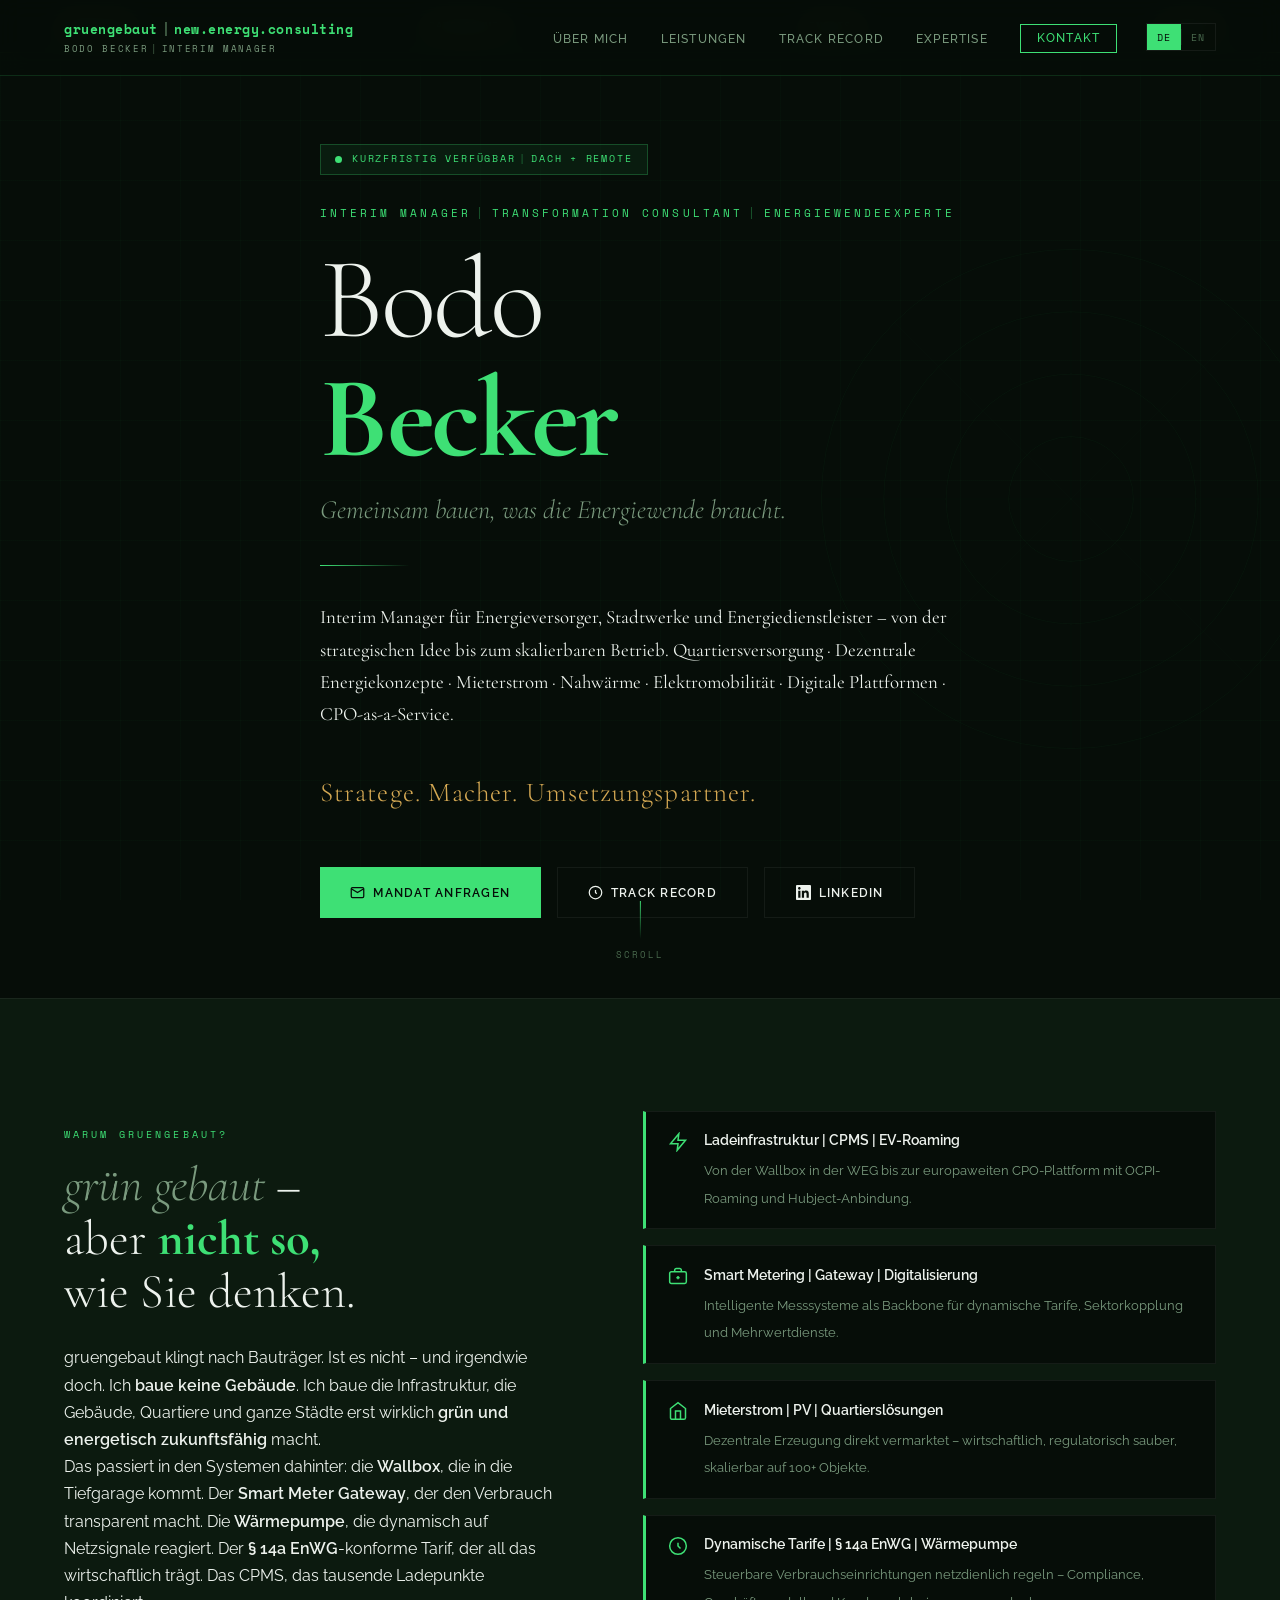
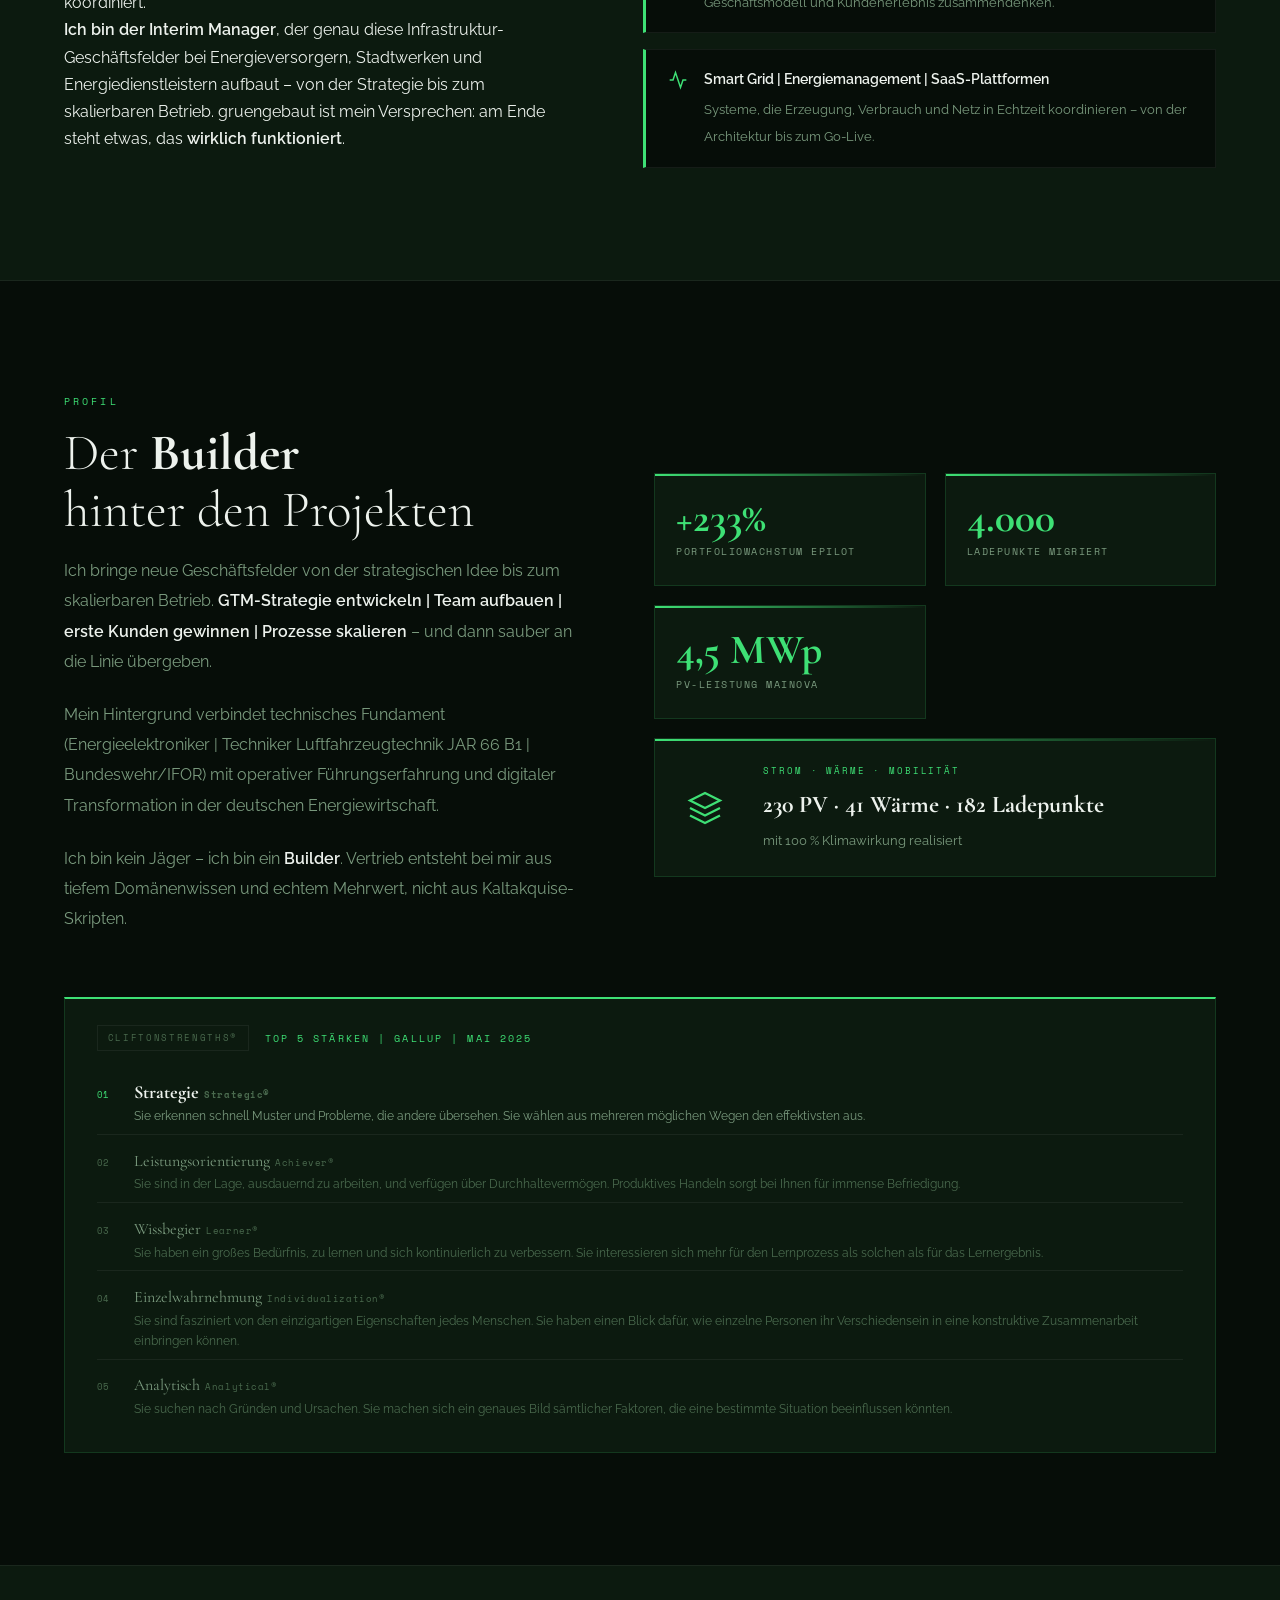
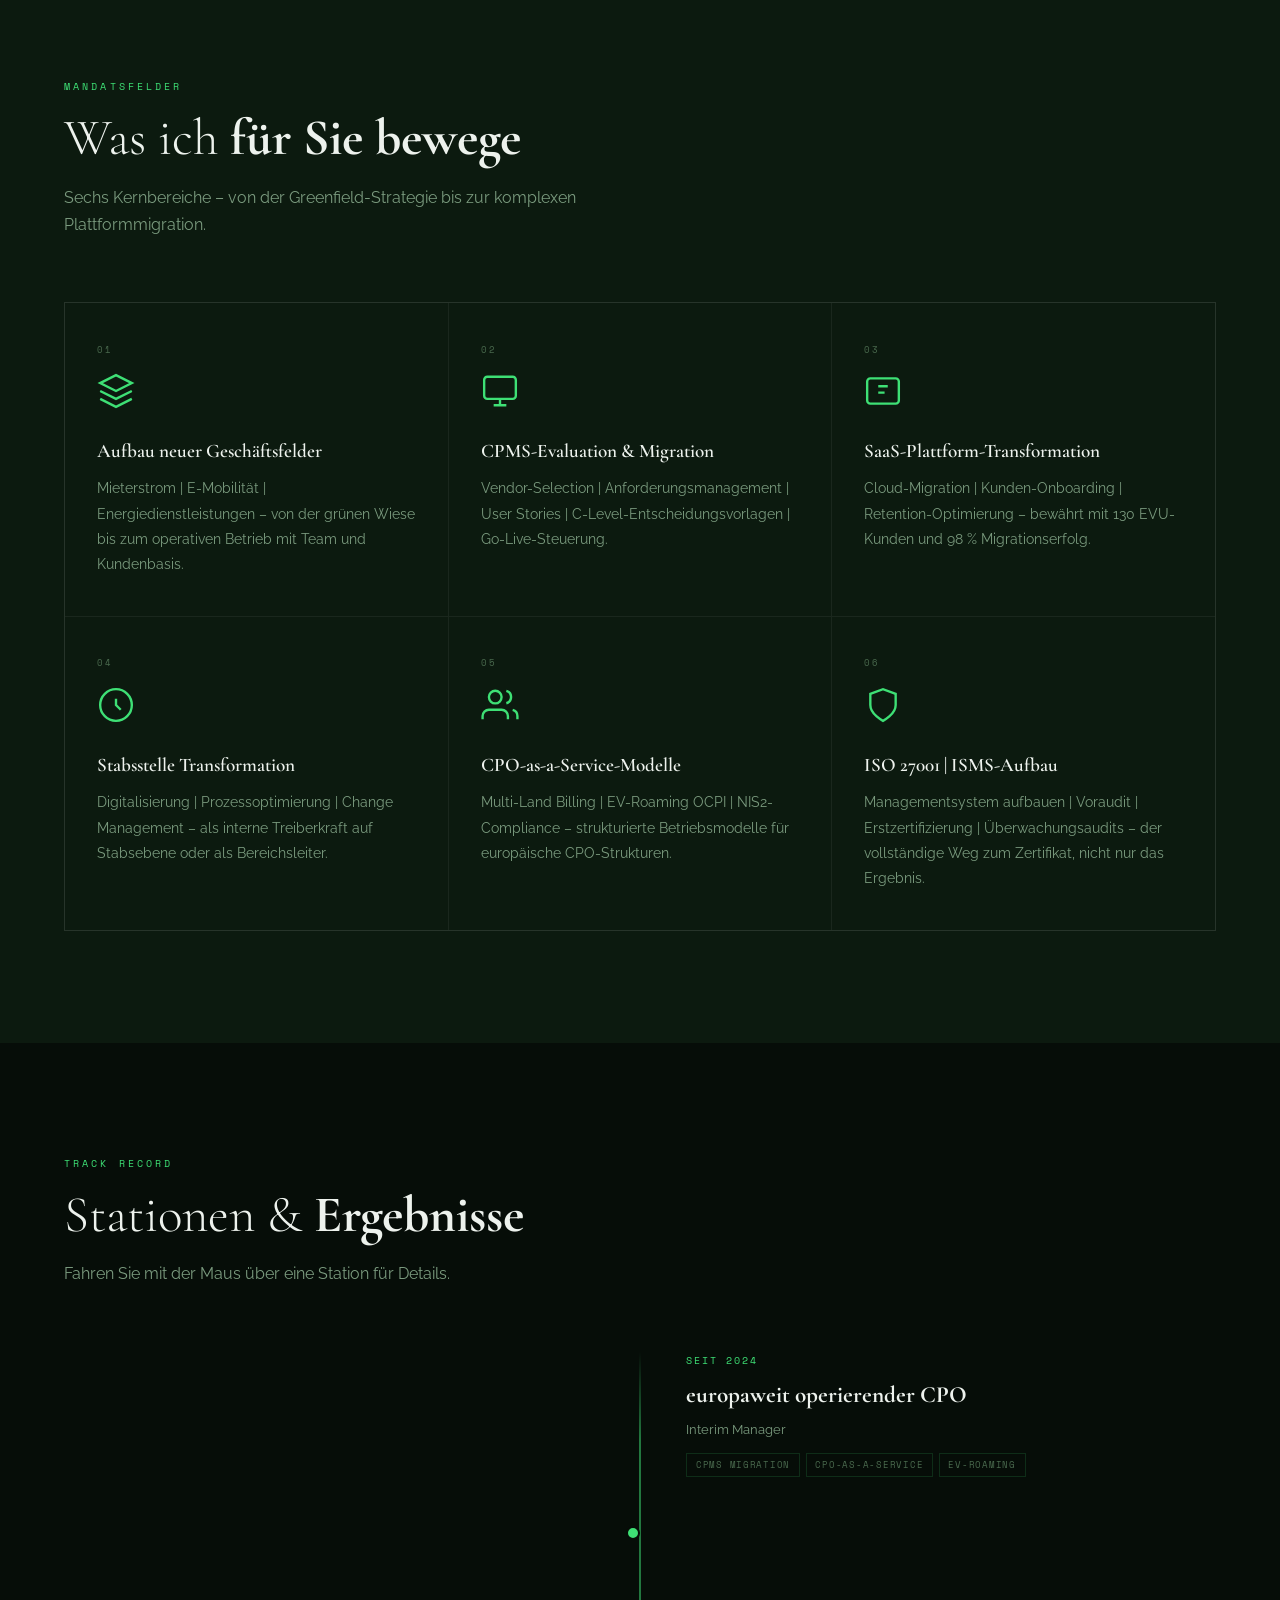
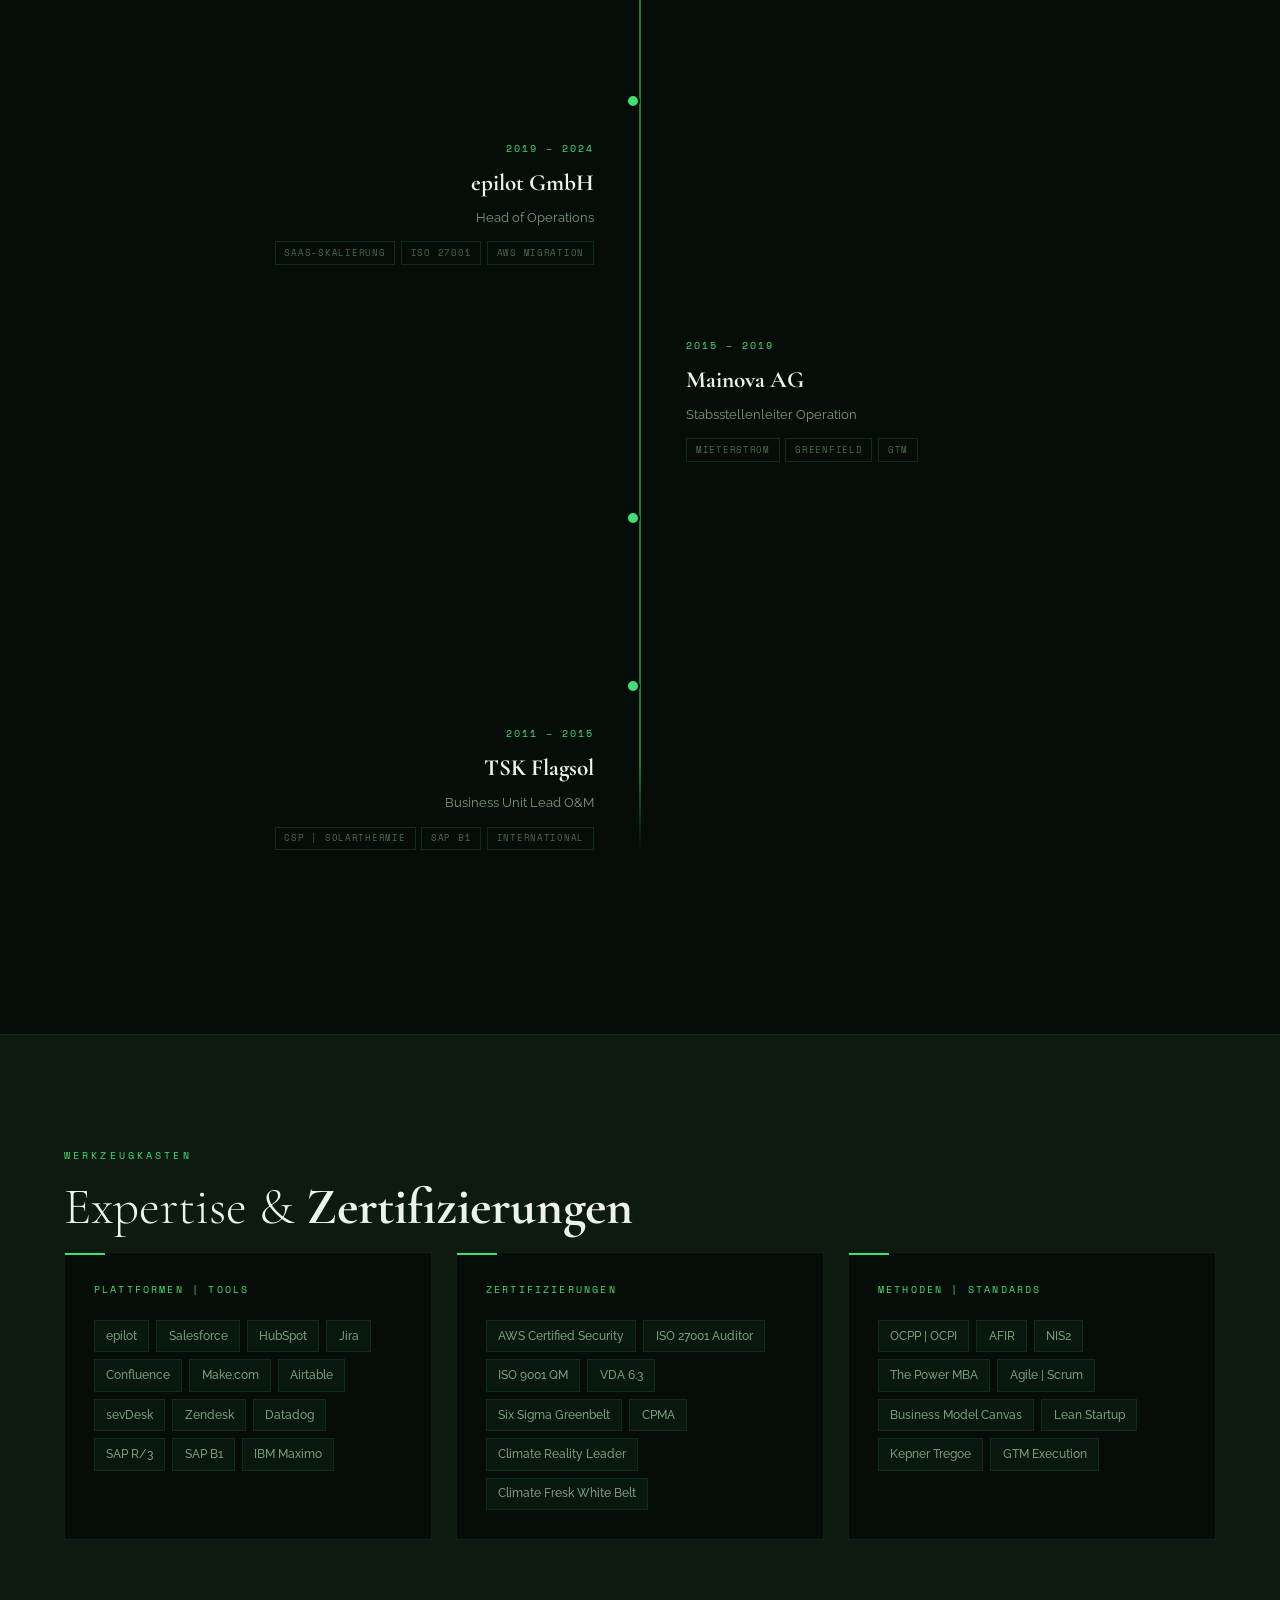
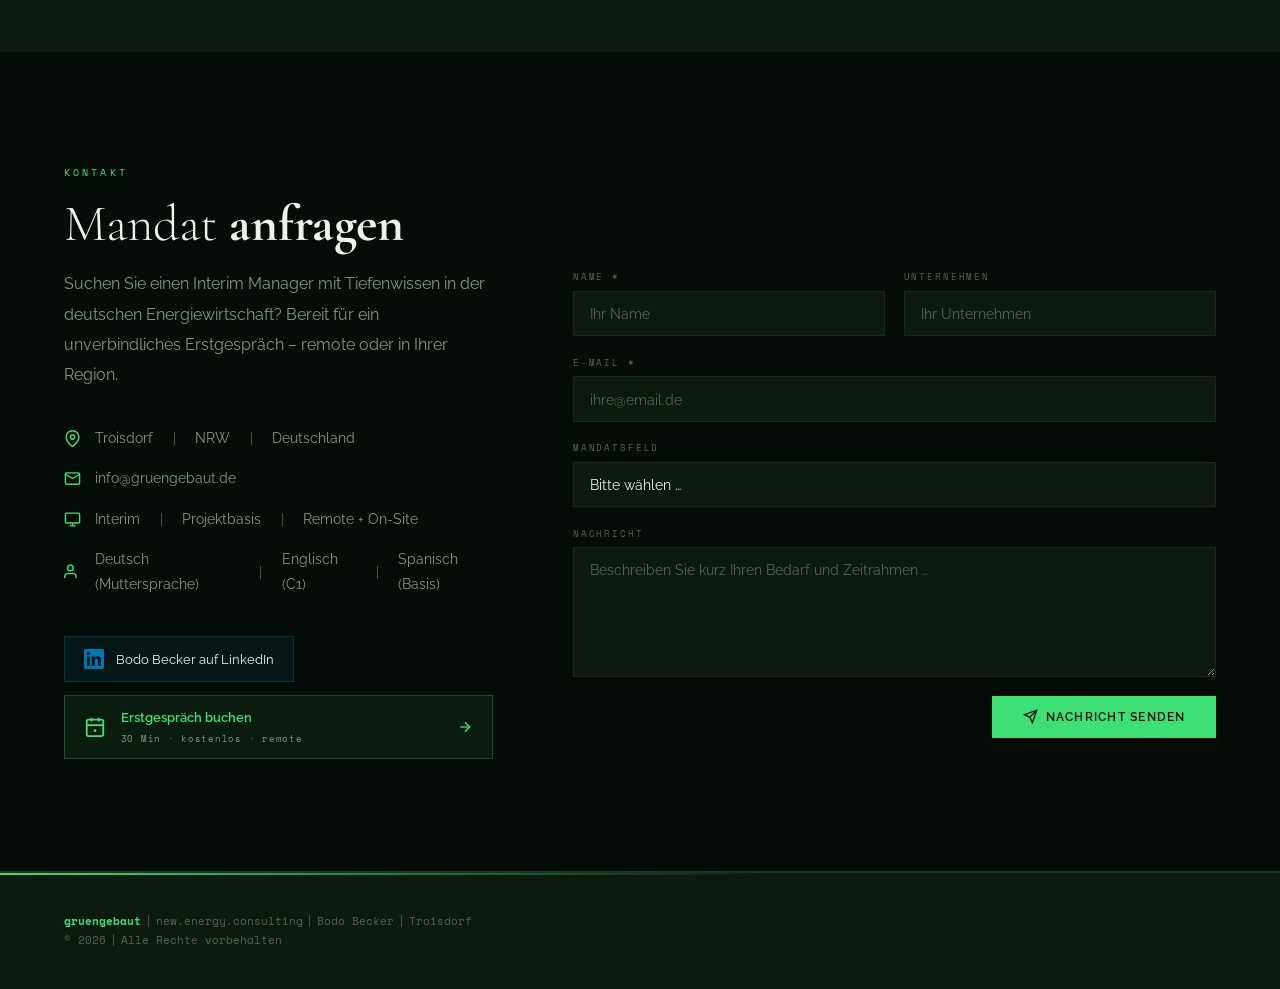
<file: index.html>
<!DOCTYPE html>
<html lang="de">
<head>
    <meta charset="UTF-8">
    <meta name="viewport" content="width=device-width, initial-scale=1.0">

    <!-- ═══ SEO BASICS ═══ -->
    <title>gruengebaut | new.energy.consulting | Bodo Becker – Interim Manager Energiewende</title>
    <meta name="description" content="Bodo Becker | Interim Manager & Transformation Consultant | Energiewende · Elektromobilität · CPMS-Migration · CPO-as-a-Service | DACH + Remote | Kurzfristig verfügbar.">
    <meta name="keywords" content="Interim Manager Energiewende, CPMS Migration, CPO-as-a-Service, Mieterstrom Aufbau, SaaS Transformation EVU, Ladeinfrastruktur Beratung, Smart Meter Gateway, Wallbox Plattform, dynamische Tarife §14a EnWG, ISO 27001 ISMS, Stadtwerke Beratung, Elektromobilität Strategie, gruengebaut, Bodo Becker">
    <meta name="author" content="Bodo Becker | gruengebaut new.energy.consulting">
    <meta name="robots" content="index, follow">
    <link rel="canonical" href="https://gruengebaut.de/">
    <link rel="icon" href="favicon.svg" type="image/svg+xml">
    <link rel="shortcut icon" href="favicon.svg">
    <meta name="geo.region" content="DE-NW">
    <meta name="geo.placename" content="Troisdorf">

    <!-- ═══ OPEN GRAPH ═══ -->
    <meta property="og:type" content="website">
    <meta property="og:url" content="https://gruengebaut.de/">
    <meta property="og:title" content="gruengebaut | new.energy.consulting | Bodo Becker">
    <meta property="og:description" content="Gemeinsam bauen, was die Energiewende braucht. Interim Manager für Energieversorger, Stadtwerke und Energiedienstleister – von der Idee bis zum skalierbaren Betrieb.">
    <meta property="og:locale" content="de_DE">
    <meta property="og:site_name" content="gruengebaut | new.energy.consulting">

    <!-- ═══ TWITTER CARD ═══ -->
    <meta name="twitter:card" content="summary_large_image">
    <meta name="twitter:title" content="gruengebaut | new.energy.consulting | Bodo Becker">
    <meta name="twitter:description" content="Interim Manager für die Energiewende. CPMS-Migration · Mietrom · CPO-as-a-Service · SaaS-Plattformen.">

    <!-- ═══ JSON-LD STRUCTURED DATA ═══ -->
    <script type="application/ld+json">
    {
      "@context": "https://schema.org",
      "@graph": [
        {
          "@type": "Person",
          "@id": "https://gruengebaut.de/#person",
          "name": "Bodo Becker",
          "jobTitle": "Interim Manager | Transformation Consultant",
          "description": "Interim Manager für Energieversorger, Stadtwerke und Energiedienstleister. Spezialist für Geschäftsfeldaufbau, CPMS-Migration und SaaS-Plattform-Transformation.",
          "url": "https://gruengebaut.de",
          "sameAs": ["https://www.linkedin.com/in/bodo-becker-climate-leader"],
          "address": {"@type":"PostalAddress","addressLocality":"Troisdorf","addressRegion":"Nordrhein-Westfalen","addressCountry":"DE"},
          "knowsAbout": ["Elektromobilität","CPMS Migration","CPO-as-a-Service","Mietrom","SaaS-Plattform-Transformation","ISO 27001","Smart Meter Gateway","Dynamische Tarife §14a EnWG","EV Roaming OCPI","Ladeinfrastruktur","Energiewende"]
        },
        {
          "@type": "ProfessionalService",
          "@id": "https://gruengebaut.de/#business",
          "name": "gruengebaut | new.energy.consulting",
          "description": "Interim Management und Transformationsberatung für die Energiewende.",
          "url": "https://gruengebaut.de",
          "founder": {"@id":"https://gruengebaut.de/#person"},
          "areaServed": ["DE","AT","CH"],
          "serviceType": ["Interim Management","Transformationsberatung","Strategieberatung"],
          "address": {"@type":"PostalAddress","addressLocality":"Troisdorf","addressCountry":"DE"}
        }
      ]
    }
    </script>

    <link rel="stylesheet" href="fonts.css">

    <style>
        :root {
            --bg-deep:       #060D08;
            --bg-card:       #0C1A0F;
            --bg-card-hover: #122116;
            --accent:        #3EE075;
            --accent-muted:  #6BCF8A;
            --gold:          #D4A853;
            --text:          #EDF2ED;
            --text-sec:      #7A9A7E;
            --text-muted:    #4A6A4E;
            --border:        rgba(62,224,117,0.15);
            --border-sub:    rgba(255,255,255,0.06);
            --fd:            'Cormorant Garamond', Georgia, serif;
            --fb:            'Raleway', sans-serif;
            --fm:            'Space Mono', monospace;
            --ease:          cubic-bezier(0.4,0,0.2,1);
        }
        *,*::before,*::after{box-sizing:border-box;margin:0;padding:0}
        html{scroll-behavior:smooth}
        body{font-family:var(--fb);background:var(--bg-deep);color:var(--text);line-height:1.7;overflow-x:hidden}
        body::before{content:'';position:fixed;inset:0;background-image:linear-gradient(rgba(62,224,117,.025) 1px,transparent 1px),linear-gradient(90deg,rgba(62,224,117,.025) 1px,transparent 1px);background-size:60px 60px;pointer-events:none;z-index:0}

        /* NAV */
        nav{position:fixed;top:0;left:0;right:0;z-index:100;padding:1.1rem 4rem;display:flex;justify-content:space-between;align-items:center;background:rgba(6,13,8,.85);backdrop-filter:blur(12px);border-bottom:1px solid var(--border);transition:background .3s var(--ease)}
        .nav-logo{text-decoration:none;display:flex;flex-direction:column;gap:.08rem}
        .nav-logo-main{font-family:var(--fm);font-size:.82rem;font-weight:700;color:var(--accent);letter-spacing:.04em}
        .nav-logo-main .sep{color:var(--text-muted);margin:0 .3em}
        .nav-logo-sub{font-family:var(--fm);font-size:.58rem;color:var(--text-sec);letter-spacing:.18em;text-transform:uppercase}
        .nav-logo-sub .sep{color:var(--text-muted);margin:0 .3em}
        .nav-right{display:flex;align-items:center;gap:1.8rem}
        .nav-links{list-style:none;display:flex;gap:2rem;align-items:center}
        .nav-links a{font-family:var(--fb);font-size:.75rem;font-weight:500;letter-spacing:.1em;text-transform:uppercase;color:var(--text-sec);text-decoration:none;transition:color .25s}
        .nav-links a:hover{color:var(--accent)}
        .nav-cta{border:1px solid var(--accent)!important;color:var(--accent)!important;padding:.4rem 1rem;transition:all .25s!important}
        .nav-cta:hover{background:var(--accent)!important;color:var(--bg-deep)!important}
        .lang-sw{display:flex;align-items:center;border:1px solid var(--border-sub);overflow:hidden}
        .lang-sw a{font-family:var(--fm);font-size:.6rem;letter-spacing:.12em;padding:.3rem .6rem;text-decoration:none;color:var(--text-muted);transition:all .2s;text-transform:uppercase}
        .lang-sw a.act{background:var(--accent);color:var(--bg-deep)}
        .lang-sw a:not(.act):hover{color:var(--accent)}
        .lang-sep{width:1px;height:16px;background:var(--border-sub)}
        .nav-burger{display:none;flex-direction:column;gap:5px;background:none;border:none;cursor:pointer;padding:4px}
        .nav-burger span{display:block;width:22px;height:1.5px;background:var(--text);transition:all .25s}
        .mob-nav{display:none;position:fixed;top:60px;left:0;right:0;background:var(--bg-card);border-bottom:1px solid var(--border);padding:1.5rem 2rem;flex-direction:column;gap:1.4rem;z-index:99}
        .mob-nav.open{display:flex}
        .mob-nav a{font-size:.82rem;letter-spacing:.1em;text-transform:uppercase;color:var(--text-sec);text-decoration:none}
        .mob-nav a:hover{color:var(--accent)}
        .mob-lang{display:flex;gap:.6rem;align-items:center;padding-top:.4rem;border-top:1px solid var(--border-sub)}
        .mob-lang a{font-family:var(--fm);font-size:.65rem;color:var(--text-sec);text-decoration:none}
        .mob-lang a.act{color:var(--accent)!important}
        .mob-lang .sep{color:var(--text-muted)}

        /* LAYOUT */
        .container{max-width:1160px;margin:0 auto}
        section{padding:7rem 4rem;position:relative;z-index:1}
        .eyebrow{font-family:var(--fm);font-size:.65rem;letter-spacing:.3em;text-transform:uppercase;color:var(--accent);margin-bottom:.9rem}
        .sec-title{font-family:var(--fd);font-size:clamp(2.1rem,4vw,3.4rem);font-weight:300;line-height:1.12;color:var(--text);margin-bottom:1rem}
        .sec-title strong{font-weight:700}
        .sec-sub{font-size:1rem;color:var(--text-sec);max-width:580px;margin-bottom:4rem}

        /* ANIMATIONS */
        @keyframes fadeUp{from{opacity:0;transform:translateY(22px)}to{opacity:1;transform:translateY(0)}}
        @keyframes fadeIn{from{opacity:0}to{opacity:1}}
        @keyframes pulseDot{0%,100%{box-shadow:0 0 0 0 rgba(62,224,117,.55)}50%{box-shadow:0 0 0 6px rgba(62,224,117,0)}}
        @keyframes scrollL{0%,100%{opacity:1;transform:scaleY(1)}50%{opacity:.4;transform:scaleY(.6)}}
        .reveal{opacity:0;transform:translateY(24px);transition:opacity .65s var(--ease),transform .65s var(--ease)}
        .reveal.visible{opacity:1;transform:translateY(0)}

        /* HERO */
        #hero{min-height:100vh;display:flex;flex-direction:column;justify-content:center;padding:9rem 4rem 5rem;overflow:hidden}
        .hero-avail{display:inline-flex;align-items:center;gap:.6rem;background:rgba(62,224,117,.07);border:1px solid rgba(62,224,117,.25);padding:.38rem .9rem;margin-bottom:1.8rem;opacity:0;animation:fadeIn .7s .1s forwards}
        .avail-dot{width:7px;height:7px;background:var(--accent);border-radius:50%;animation:pulseDot 2.2s infinite}
        .avail-text{font-family:var(--fm);font-size:.62rem;letter-spacing:.18em;text-transform:uppercase;color:var(--accent)}
        .avail-text .sep{color:rgba(62,224,117,.45);margin:0 .4em}
        .hero-pre{font-family:var(--fm);font-size:.68rem;letter-spacing:.28em;text-transform:uppercase;color:var(--accent);margin-bottom:1.2rem;opacity:0;animation:fadeUp .8s .25s forwards}
        .hero-pre .sep{color:rgba(62,224,117,.4);margin:0 .5em}
        .hero-name{font-family:var(--fd);font-size:clamp(3.8rem,9vw,7.5rem);font-weight:300;line-height:1.03;letter-spacing:-.02em;color:var(--text);margin-bottom:.6rem;opacity:0;animation:fadeUp .9s .4s forwards}
        .hero-name strong{font-weight:700;color:var(--accent)}
        .hero-claim{font-family:var(--fd);font-size:clamp(1.15rem,2.2vw,1.65rem);font-weight:300;font-style:italic;color:var(--text-sec);margin-bottom:2rem;opacity:0;animation:fadeUp .8s .55s forwards}
        .hero-rule{width:90px;height:1px;background:linear-gradient(90deg,var(--accent),transparent);margin-bottom:2.2rem;opacity:0;animation:fadeIn .8s .7s forwards}
        .hero-desc{font-family:var(--fd);font-size:clamp(.95rem,1.6vw,1.18rem);color:var(--text);max-width:640px;margin-bottom:2.5rem;opacity:0;animation:fadeUp .8s .82s forwards}
        .hero-quote{font-family:var(--fd);font-size:clamp(1.2rem,2.2vw,1.7rem);font-style:normal;font-weight:300;color:var(--gold);letter-spacing:.04em;max-width:520px;margin-bottom:3.2rem;opacity:0;animation:fadeUp .8s .95s forwards}
        .hero-btns{display:flex;gap:1rem;flex-wrap:wrap;opacity:0;animation:fadeUp .8s 1.1s forwards}
        .btn{display:inline-flex;align-items:center;gap:.5rem;padding:.85rem 1.9rem;font-family:var(--fb);font-size:.78rem;font-weight:600;letter-spacing:.1em;text-transform:uppercase;text-decoration:none;cursor:pointer;border:none;transition:all .25s var(--ease)}
        .btn-p{background:var(--accent);color:var(--bg-deep)}.btn-p:hover{background:var(--accent-muted);transform:translateY(-2px)}
        .btn-s{background:transparent;color:var(--text);border:1px solid var(--border-sub)}.btn-s:hover{border-color:var(--accent);color:var(--accent);transform:translateY(-2px)}
        .hero-scroll{position:absolute;bottom:2.2rem;left:50%;transform:translateX(-50%);display:flex;flex-direction:column;align-items:center;gap:.5rem;opacity:0;animation:fadeIn 1s 1.6s forwards}
        .hero-scroll-line{width:1px;height:38px;background:linear-gradient(to bottom,var(--accent),transparent);animation:scrollL 2s ease-in-out infinite}
        .hero-scroll span{font-family:var(--fm);font-size:.58rem;letter-spacing:.22em;text-transform:uppercase;color:var(--text-muted)}
        .hero-deco{position:absolute;right:-4%;top:50%;transform:translateY(-50%);width:min(48vw,520px);height:min(48vw,520px);color:var(--accent);opacity:.04;pointer-events:none}

        /* BRAND */
        #brand{background:var(--bg-card);border-top:1px solid var(--border-sub);border-bottom:1px solid var(--border-sub)}
        .brand-grid{display:grid;grid-template-columns:1fr 1.15fr;gap:5rem;align-items:center}
        .brand-left h2{font-family:var(--fd);font-size:clamp(2rem,3.8vw,3.2rem);font-weight:300;line-height:1.1;margin-bottom:1.6rem}
        .brand-left h2 strong{font-weight:700;color:var(--accent)}
        .brand-left h2 em{font-style:italic;color:var(--text-sec)}
        .brand-left p{font-size:1rem;color:var(--text-sec);line-height:1.9;margin-bottom:1.3rem}
        .brand-left p strong{color:var(--text)}
        .brand-right{display:flex;flex-direction:column;gap:1rem}
        .brand-tile{background:var(--bg-deep);border:1px solid var(--border-sub);border-left:3px solid var(--accent);padding:1.1rem 1.4rem;display:flex;align-items:flex-start;gap:1rem;transition:border-color .25s,background .25s}
        .brand-tile:hover{background:var(--bg-card-hover);border-left-color:var(--accent-muted)}
        .brand-tile svg{width:20px;height:20px;color:var(--accent);flex-shrink:0;margin-top:.15rem}
        .brand-tile-text strong{display:block;font-size:.88rem;font-weight:600;color:var(--text);margin-bottom:.2rem}
        .brand-tile-text span{font-size:.8rem;color:var(--text-sec);line-height:1.55}

        /* ABOUT */
        #about{background:var(--bg-deep)}
        .about-grid{display:grid;grid-template-columns:1fr 1.1fr;gap:5rem;align-items:center}
        .about-text p{font-size:1rem;color:var(--text-sec);margin-bottom:1.4rem;line-height:1.9}
        .about-text p strong{color:var(--text);font-weight:600}
        .about-stats{display:grid;grid-template-columns:1fr 1fr;gap:1.2rem}
        .stat{background:var(--bg-card);border:1px solid var(--border);padding:1.5rem 1.3rem;position:relative;overflow:hidden}
        .stat::before{content:'';position:absolute;top:0;left:0;width:100%;height:2px;background:linear-gradient(90deg,var(--accent),transparent)}
        .stat-n{font-family:var(--fd);font-size:2.6rem;font-weight:700;color:var(--accent);line-height:1;margin-bottom:.3rem}
        .stat-l{font-family:var(--fm);font-size:.62rem;letter-spacing:.15em;text-transform:uppercase;color:var(--text-sec)}

        /* SERVICES */
        #services{background:var(--bg-card);border-top:1px solid var(--border-sub)}
        .svc-grid{display:grid;grid-template-columns:repeat(3,1fr);gap:1px;background:var(--border-sub);border:1px solid var(--border-sub)}
        .svc{background:var(--bg-card);padding:2.4rem 2rem;position:relative;overflow:hidden;transition:background .3s}
        .svc::after{content:'';position:absolute;inset:0;background:linear-gradient(135deg,rgba(62,224,117,.05),transparent);opacity:0;transition:opacity .3s}
        .svc:hover{background:var(--bg-card-hover)}.svc:hover::after{opacity:1}
        .svc-num{font-family:var(--fm);font-size:.58rem;letter-spacing:.22em;color:var(--text-muted);margin-bottom:.9rem}
        .svc-icon{width:38px;height:38px;margin-bottom:1.3rem;color:var(--accent)}
        .svc-title{font-family:var(--fd);font-size:1.2rem;font-weight:600;color:var(--text);margin-bottom:.8rem;line-height:1.3}
        .svc-desc{font-size:.855rem;color:var(--text-sec);line-height:1.85}

        /* TIMELINE */
        #timeline{background:var(--bg-deep)}
        .tl-wrap{position:relative;max-width:860px;margin:0 auto}
        .tl-line{position:absolute;left:50%;top:0;bottom:0;width:1px;background:linear-gradient(to bottom,transparent,var(--accent) 8%,var(--accent) 92%,transparent);transform:translateX(-50%)}
        .tl-item{display:grid;grid-template-columns:1fr 28px 1fr;gap:2rem;align-items:start;margin-bottom:4.5rem;position:relative}
        .tl-item:nth-child(odd)  .tl-content{grid-column:1;text-align:right}
        .tl-item:nth-child(odd)  .tl-node{grid-column:2}
        .tl-item:nth-child(odd)  .tl-spacer{grid-column:3}
        .tl-item:nth-child(even) .tl-spacer{grid-column:1}
        .tl-item:nth-child(even) .tl-node{grid-column:2}
        .tl-item:nth-child(even) .tl-content{grid-column:3;text-align:left}
        .tl-node{width:14px;height:14px;background:var(--accent);border:2px solid var(--bg-deep);border-radius:50%;z-index:2;position:relative;margin-top:1.1rem;transition:transform .25s,box-shadow .25s}
        .tl-content:hover~.tl-node{transform:scale(1.55);box-shadow:0 0 0 5px rgba(62,224,117,.2)}
        .tl-content{cursor:default;position:relative}
        .tl-period{font-family:var(--fm);font-size:.63rem;letter-spacing:.2em;text-transform:uppercase;color:var(--accent);margin-bottom:.45rem}
        .tl-company{font-family:var(--fd);font-size:1.45rem;font-weight:700;color:var(--text);margin-bottom:.2rem}
        .tl-role{font-size:.83rem;color:var(--text-sec);margin-bottom:.75rem}
        .tl-tags{display:flex;flex-wrap:wrap;gap:.35rem}
        .tl-item:nth-child(odd) .tl-tags{justify-content:flex-end}
        .tl-tag{font-family:var(--fm);font-size:.58rem;letter-spacing:.08em;padding:.18rem .55rem;border:1px solid var(--border);color:var(--text-muted);text-transform:uppercase}
        .tl-popup{position:fixed;z-index:200;width:300px;background:#0C1A0F;border:1px solid rgba(62,224,117,0.3);padding:1.4rem;pointer-events:none;opacity:0;transition:opacity .25s;box-shadow:0 24px 64px rgba(0,0,0,.95);text-align:left!important;}
        .tl-popup *{text-align:left!important;}
        .popup-header{display:flex;align-items:center;gap:.75rem;margin-bottom:1rem}
        .popup-ico{width:34px;height:34px;flex-shrink:0;background:rgba(62,224,117,.1);border:1px solid var(--border);display:flex;align-items:center;justify-content:center;color:var(--accent)}
        .popup-co{font-family:var(--fd);font-size:.95rem;font-weight:700;color:var(--accent)}
        .popup-list{list-style:none;margin-bottom:.9rem}
        .popup-list li{font-size:.78rem;color:var(--text-sec);padding:.28rem 0;border-bottom:1px solid var(--border-sub);display:flex;align-items:flex-start;gap:.45rem;line-height:1.5}
        .popup-list li::before{content:'↗';color:var(--accent);font-size:.66rem;flex-shrink:0;margin-top:.1rem}
        .popup-foot{font-family:var(--fm);font-size:.58rem;color:var(--text-muted);letter-spacing:.1em}

        /* TOOLS */
        #tools{background:var(--bg-card);border-top:1px solid var(--border-sub)}
        .tools-grid{display:grid;grid-template-columns:repeat(3,1fr);gap:1.5rem}
        .tool-cat{background:var(--bg-deep);border:1px solid var(--border-sub);padding:1.8rem;position:relative}
        .tool-cat::before{content:'';position:absolute;top:0;left:0;width:40px;height:2px;background:var(--accent)}
        .tool-cat-title{font-family:var(--fm);font-size:.62rem;letter-spacing:.22em;text-transform:uppercase;color:var(--accent);margin-bottom:1.3rem}
        .tool-pills{display:flex;flex-wrap:wrap;gap:.45rem}
        .pill{font-family:var(--fb);font-size:.76rem;font-weight:500;color:var(--text-sec);background:rgba(62,224,117,.05);border:1px solid rgba(62,224,117,.1);padding:.3rem .7rem;transition:all .22s}
        .pill:hover{background:rgba(62,224,117,.14);color:var(--text);border-color:var(--accent)}

        /* CONTACT */
        #contact{background:var(--bg-deep)}
        .contact-grid{display:grid;grid-template-columns:1fr 1.5fr;gap:5rem;align-items:start}
        .contact-info p{font-size:1rem;color:var(--text-sec);line-height:1.9;margin-bottom:2.2rem}
        .contact-details{list-style:none;display:flex;flex-direction:column;gap:1rem;margin-bottom:2.5rem}
        .contact-details li{display:flex;align-items:center;gap:.9rem;font-size:.9rem;color:var(--text-sec)}
        .contact-details li svg{width:17px;height:17px;color:var(--accent);flex-shrink:0}
        .contact-details a{color:var(--text-sec);text-decoration:none;transition:color .22s}
        .contact-details a:hover{color:var(--accent)}
        .contact-details .sep{color:var(--text-muted);margin:0 .35em}
        .li-badge{display:inline-flex;align-items:center;gap:.75rem;background:rgba(0,119,181,.09);border:1px solid rgba(0,119,181,.3);padding:.7rem 1.2rem;text-decoration:none;transition:all .25s}
        .li-badge:hover{background:rgba(0,119,181,.2);border-color:rgba(0,119,181,.6)}
        .li-badge svg{width:20px;height:20px;color:#0077B5}
        .li-badge span{font-size:.8rem;color:var(--text)}
        .cal-badge{display:flex;align-items:center;gap:.9rem;background:rgba(62,224,117,.07);border:1px solid rgba(62,224,117,.25);padding:.7rem 1.2rem;text-decoration:none;transition:all .25s;margin-top:.8rem;cursor:pointer}
        .cal-badge:hover{background:rgba(62,224,117,.16);border-color:rgba(62,224,117,.6);transform:translateY(-1px)}
        .cal-badge>svg:first-child{width:22px;height:22px;color:var(--accent);flex-shrink:0}
        .cal-badge-text{display:flex;flex-direction:column;gap:.1rem;flex:1}
        .cal-badge-title{font-size:.82rem;font-weight:600;color:var(--accent)}
        .cal-badge-sub{font-family:var(--fm);font-size:.58rem;letter-spacing:.08em;color:var(--text-sec)}
        .cal-arrow{color:var(--accent);flex-shrink:0;transition:transform .25s}
        .cal-badge:hover .cal-arrow{transform:translateX(3px)}
        .c-form{display:flex;flex-direction:column;gap:1.15rem}
        .f-group{display:flex;flex-direction:column;gap:.38rem}
        .f-group label{font-family:var(--fm);font-size:.58rem;letter-spacing:.2em;text-transform:uppercase;color:var(--text-muted)}
        .f-group input,.f-group textarea,.f-group select{background:var(--bg-card);border:1px solid var(--border-sub);color:var(--text);padding:.82rem 1rem;font-family:var(--fb);font-size:.9rem;outline:none;width:100%;transition:border-color .22s,background .22s;-webkit-appearance:none;border-radius:0}
        .f-group input::placeholder,.f-group textarea::placeholder{color:var(--text-muted)}
        .f-group input:focus,.f-group textarea:focus,.f-group select:focus{border-color:var(--accent);background:var(--bg-card-hover)}
        .f-group select option{background:var(--bg-card);color:var(--text)}
        .f-group textarea{min-height:130px;resize:vertical}
        .f-row{display:grid;grid-template-columns:1fr 1fr;gap:1.15rem}
        .f-submit{display:flex;justify-content:flex-end}
        .form-success{display:none;background:rgba(62,224,117,.08);border:1px solid var(--border);padding:1.2rem 1.5rem;font-size:.9rem;color:var(--accent)}

        /* FOOTER */
        footer{background:var(--bg-card);border-top:2px solid var(--border);padding:2.4rem 4rem;display:flex;justify-content:space-between;align-items:center;position:relative;z-index:1}
        footer::before{content:'';position:absolute;top:0;left:0;right:0;height:2px;background:linear-gradient(90deg,var(--accent),transparent 60%);}
        .footer-brand{font-family:var(--fm);font-size:.68rem;color:var(--text-muted);line-height:1.8}
        .footer-brand strong{color:var(--accent)}
        .footer-brand .sep{color:var(--text-muted);margin:0 .35em}
        .footer-r{display:flex;gap:2rem}
        .footer-r a{font-family:var(--fm);font-size:.62rem;letter-spacing:.1em;text-transform:uppercase;color:var(--text-sec);text-decoration:none;transition:color .22s}
        .footer-r a:hover{color:var(--accent)}

        /* STAT WIDE + KLIMAWIRKUNG */
        .stat-wide{grid-column:1/-1;background:var(--bg-card);border:1px solid var(--border);padding:1.5rem 2rem;position:relative;overflow:hidden;display:flex;align-items:center;gap:2.5rem}
        .stat-wide::before{content:'';position:absolute;top:0;left:0;width:100%;height:2px;background:linear-gradient(90deg,var(--accent),transparent)}
        .stat-wide-icon{width:36px;height:36px;color:var(--accent);flex-shrink:0}
        .stat-wide-label{font-family:var(--fm);font-size:.58rem;letter-spacing:.2em;text-transform:uppercase;color:var(--accent);margin-bottom:.4rem}
        .stat-wide-title{font-family:var(--fd);font-size:1.5rem;font-weight:700;color:var(--text);margin-bottom:.25rem}
        .stat-wide-sub{font-size:.82rem;color:var(--text-sec)}

        /* CLIFTONSTRENGTHS BADGE */
        .strengths-wrap{margin-top:2.5rem;background:var(--bg-card);border:1px solid var(--border);border-top:2px solid var(--accent);padding:1.6rem 2rem}
        .strengths-header{display:flex;align-items:center;gap:1rem;margin-bottom:1.4rem}
        .strengths-logo{font-family:var(--fm);font-size:.58rem;letter-spacing:.18em;text-transform:uppercase;color:var(--text-muted);border:1px solid var(--border-sub);padding:.25rem .6rem}
        .strengths-label{font-family:var(--fm);font-size:.6rem;letter-spacing:.22em;text-transform:uppercase;color:var(--accent)}
        .strengths-list{list-style:none;display:flex;flex-direction:column;gap:.55rem}
        .strength-item{display:flex;align-items:baseline;gap:.9rem;padding:.5rem 0;border-bottom:1px solid var(--border-sub)}
        .strength-item:last-child{border-bottom:none}
        .strength-rank{font-family:var(--fm);font-size:.58rem;color:var(--text-muted);width:1.4rem;flex-shrink:0}
        .strength-item.top .strength-rank{color:var(--accent)}
        .strength-name{font-family:var(--fd);line-height:1.2}
        .strength-item.top .strength-name{font-size:1.15rem;font-weight:700;color:var(--text)}
        .strength-item:not(.top) .strength-name{font-size:1rem;font-weight:400;color:var(--text-sec)}
        .strength-en{font-family:var(--fm);font-size:.58rem;color:var(--text-muted);letter-spacing:.06em;margin-left:.1rem}
        .strength-desc{font-size:.78rem;color:var(--text-muted);line-height:1.6;margin-top:.2rem}
        .strength-item.top .strength-desc{color:var(--text-sec)}

        /* RESPONSIVE */
        @media(max-width:960px){
            nav{padding:1rem 1.5rem}
            .nav-links,.lang-sw{display:none}
            .nav-burger{display:flex}
            section{padding:4.5rem 1.5rem}
            #hero{padding:7rem 1.5rem 4rem}
            .hero-deco{display:none}
            .brand-grid,.about-grid{grid-template-columns:1fr;gap:2.5rem}
            .about-stats{grid-template-columns:1fr 1fr}
            .svc-grid{grid-template-columns:1fr 1fr}
            .tl-line{left:18px}
            .tl-item{grid-template-columns:36px 1fr;grid-template-rows:auto;gap:1rem}
            .tl-item:nth-child(odd) .tl-content,.tl-item:nth-child(even) .tl-content{grid-column:2;grid-row:1;text-align:left}
            .tl-item:nth-child(odd) .tl-node,.tl-item:nth-child(even) .tl-node{grid-column:1;grid-row:1;margin-left:11px;margin-top:1.1rem}
            .tl-item:nth-child(odd) .tl-spacer,.tl-item:nth-child(even) .tl-spacer{display:none}
            .tl-item:nth-child(odd) .tl-tags{justify-content:flex-start}
            .tools-grid{grid-template-columns:1fr}
            .contact-grid{grid-template-columns:1fr;gap:3rem}
            .f-row{grid-template-columns:1fr}
            footer{flex-direction:column;gap:.8rem;text-align:center}
        }
        @media(max-width:600px){.svc-grid{grid-template-columns:1fr}}
    </style>
</head>
<body>

<!-- ═══ NAV ═══ -->
<nav id="navbar">
    <a href="#hero" class="nav-logo" aria-label="gruengebaut Startseite">
        <span class="nav-logo-main">gruengebaut<span class="sep">|</span>new.energy.consulting</span>
        <span class="nav-logo-sub">Bodo Becker<span class="sep">|</span>Interim Manager</span>
    </a>
    <div class="nav-right">
        <ul class="nav-links">
            <li><a href="#brand">Über mich</a></li>
            <li><a href="#services">Leistungen</a></li>
            <li><a href="#timeline">Track Record</a></li>
            <li><a href="#tools">Expertise</a></li>
            <li><a href="#contact" class="nav-cta">Kontakt</a></li>
        </ul>
        <div class="lang-sw" role="navigation" aria-label="Sprache">
            <a href="index.html" class="act" hreflang="de" aria-current="page">DE</a>
            <div class="lang-sep"></div>
            <a href="en.html" hreflang="en">EN</a>
        </div>
    </div>
    <button class="nav-burger" onclick="toggleMenu()" aria-label="Menü" aria-expanded="false" id="burgerBtn">
        <span></span><span></span><span></span>
    </button>
</nav>

<div class="mob-nav" id="mobMenu">
    <a href="#brand"    onclick="closeMenu()">Über mich</a>
    <a href="#services" onclick="closeMenu()">Leistungen</a>
    <a href="#timeline" onclick="closeMenu()">Track Record</a>
    <a href="#tools"    onclick="closeMenu()">Expertise</a>
    <a href="#contact"  onclick="closeMenu()">Kontakt</a>
    <div class="mob-lang">
        <a href="index.html" class="act">DE</a>
        <span class="sep">|</span>
        <a href="en.html">EN</a>
    </div>
</div>


<main>
<!-- ═══ HERO ═══ -->
<section id="hero">
    <svg class="hero-deco" viewBox="0 0 500 500" fill="none" xmlns="http://www.w3.org/2000/svg" aria-hidden="true">
        <circle cx="250" cy="250" r="240" stroke="currentColor" stroke-width=".8"/>
        <circle cx="250" cy="250" r="180" stroke="currentColor" stroke-width=".8"/>
        <circle cx="250" cy="250" r="120" stroke="currentColor" stroke-width=".8"/>
        <circle cx="250" cy="250" r="60"  stroke="currentColor" stroke-width=".8"/>
        <line x1="10" y1="250" x2="490" y2="250" stroke="currentColor" stroke-width=".5"/>
        <line x1="250" y1="10" x2="250" y2="490" stroke="currentColor" stroke-width=".5"/>
        <line x1="80" y1="80" x2="420" y2="420" stroke="currentColor" stroke-width=".4"/>
        <line x1="420" y1="80" x2="80" y2="420" stroke="currentColor" stroke-width=".4"/>
    </svg>
    <div class="container">
        <div class="hero-avail">
            <div class="avail-dot"></div>
            <span class="avail-text">Kurzfristig verfügbar<span class="sep">|</span>DACH + Remote</span>
        </div>
        <p class="hero-pre">Interim Manager<span class="sep">|</span>Transformation Consultant<span class="sep">|</span>Energiewendeexperte</p>
        <h1 class="hero-name">Bodo<br><strong>Becker</strong></h1>
        <p class="hero-claim">Gemeinsam bauen, was die Energiewende braucht.</p>
        <div class="hero-rule" aria-hidden="true"></div>
        <p class="hero-desc">Interim Manager für Energieversorger, Stadtwerke und Energiedienstleister – von der strategischen Idee bis zum skalierbaren Betrieb. Quartiersversorgung&nbsp;· Dezentrale Energiekonzepte&nbsp;· Mieterstrom&nbsp;· Nahwärme&nbsp;· Elektromobilität&nbsp;· Digitale Plattformen&nbsp;· CPO-as-a-Service.</p>
        <blockquote class="hero-quote">Stratege. Macher. Umsetzungspartner.</blockquote>
        <div class="hero-btns">
            <a href="#contact" class="btn btn-p">
                <svg width="15" height="15" viewBox="0 0 24 24" fill="none" stroke="currentColor" stroke-width="2"><path d="M4 4h16c1.1 0 2 .9 2 2v12c0 1.1-.9 2-2 2H4c-1.1 0-2-.9-2-2V6c0-1.1.9-2 2-2z"/><polyline points="22,6 12,12 2,6"/></svg>
                Mandat anfragen
            </a>
            <a href="#timeline" class="btn btn-s">
                <svg width="15" height="15" viewBox="0 0 24 24" fill="none" stroke="currentColor" stroke-width="2"><circle cx="12" cy="12" r="10"/><polyline points="12 8 12 12 14 14"/></svg>
                Track Record
            </a>
            <a href="https://www.linkedin.com/in/bodo-becker-climate-leader" target="_blank" rel="noopener noreferrer" class="btn btn-s" aria-label="LinkedIn-Profil">
                <svg width="15" height="15" viewBox="0 0 24 24" fill="currentColor"><path d="M20.447 20.452h-3.554v-5.569c0-1.328-.027-3.037-1.852-3.037-1.853 0-2.136 1.445-2.136 2.939v5.667H9.351V9h3.414v1.561h.046c.477-.9 1.637-1.85 3.37-1.85 3.601 0 4.267 2.37 4.267 5.455v6.286zM5.337 7.433c-1.144 0-2.063-.926-2.063-2.065 0-1.138.92-2.063 2.063-2.063 1.14 0 2.064.925 2.064 2.063 0 1.139-.925 2.065-2.064 2.065zm1.782 13.019H3.555V9h3.564v11.452zM22.225 0H1.771C.792 0 0 .774 0 1.729v20.542C0 23.227.792 24 1.771 24h20.451C23.2 24 24 23.227 24 22.271V1.729C24 .774 23.2 0 22.222 0h.003z"/></svg>
                LinkedIn
            </a>
        </div>
    </div>
    <div class="hero-scroll" aria-hidden="true"><div class="hero-scroll-line"></div><span>Scroll</span></div>
</section>


<!-- ═══ BRAND ═══ -->
<section id="brand">
    <div class="container">
        <div class="brand-grid">
            <div class="reveal">
                <p class="eyebrow">Warum gruengebaut?</p>
                <h2 style="font-family:var(--fd);font-size:clamp(2rem,3.8vw,3.2rem);font-weight:300;line-height:1.1;margin-bottom:1.6rem">
                    <em style="font-style:italic;color:var(--text-sec)">grün gebaut</em> –<br>
                    aber <strong style="font-weight:700;color:var(--accent)">nicht so,</strong><br>
                    wie Sie denken.
                </h2>
                <p>gruengebaut klingt nach Bauträger. Ist es nicht – und irgendwie doch. Ich <strong>baue keine Gebäude</strong>. Ich baue die Infrastruktur, die Gebäude, Quartiere und ganze Städte erst wirklich <strong>grün und energetisch zukunftsfähig</strong> macht.</p>
                <p>Das passiert in den Systemen dahinter: die <strong>Wallbox</strong>, die in die Tiefgarage kommt. Der <strong>Smart Meter Gateway</strong>, der den Verbrauch transparent macht. Die <strong>Wärmepumpe</strong>, die dynamisch auf Netzsignale reagiert. Der <strong>§&nbsp;14a&nbsp;EnWG</strong>-konforme Tarif, der all das wirtschaftlich trägt. Das CPMS, das tausende Ladepunkte koordiniert.</p>
                <p><strong>Ich bin der Interim Manager</strong>, der genau diese Infrastruktur-Geschäftsfelder bei Energieversorgern, Stadtwerken und Energiedienstleistern aufbaut – von der Strategie bis zum skalierbaren Betrieb. gruengebaut ist mein Versprechen: am Ende steht etwas, das <strong>wirklich funktioniert</strong>.</p>
            </div>
            <div class="brand-right reveal">
                <div class="brand-tile">
                    <svg viewBox="0 0 24 24" fill="none" stroke="currentColor" stroke-width="1.8"><path d="M13 2L3 14h9l-1 8 10-12h-9l1-8z"/></svg>
                    <div class="brand-tile-text">
                        <strong>Ladeinfrastruktur | CPMS | EV-Roaming</strong>
                        <span>Von der Wallbox in der WEG bis zur europaweiten CPO-Plattform mit OCPI-Roaming und Hubject-Anbindung.</span>
                    </div>
                </div>
                <div class="brand-tile">
                    <svg viewBox="0 0 24 24" fill="none" stroke="currentColor" stroke-width="1.8"><rect x="2" y="7" width="20" height="14" rx="2"/><path d="M16 7V5a2 2 0 0 0-2-2h-4a2 2 0 0 0-2 2v2"/><line x1="12" y1="12" x2="12" y2="16"/><line x1="10" y1="14" x2="14" y2="14"/></svg>
                    <div class="brand-tile-text">
                        <strong>Smart Metering | Gateway | Digitalisierung</strong>
                        <span>Intelligente Messsysteme als Backbone für dynamische Tarife, Sektorkopplung und Mehrwertdienste.</span>
                    </div>
                </div>
                <div class="brand-tile">
                    <svg viewBox="0 0 24 24" fill="none" stroke="currentColor" stroke-width="1.8"><path d="M3 9l9-7 9 7v11a2 2 0 0 1-2 2H5a2 2 0 0 1-2-2z"/><polyline points="9 22 9 12 15 12 15 22"/></svg>
                    <div class="brand-tile-text">
                        <strong>Mieterstrom | PV | Quartierslösungen</strong>
                        <span>Dezentrale Erzeugung direkt vermarktet – wirtschaftlich, regulatorisch sauber, skalierbar auf 100+ Objekte.</span>
                    </div>
                </div>
                <div class="brand-tile">
                    <svg viewBox="0 0 24 24" fill="none" stroke="currentColor" stroke-width="1.8"><circle cx="12" cy="12" r="10"/><path d="M12 8v4l3 3"/></svg>
                    <div class="brand-tile-text">
                        <strong>Dynamische Tarife | §&nbsp;14a EnWG | Wärmepumpe</strong>
                        <span>Steuerbare Verbrauchseinrichtungen netzdienlich regeln – Compliance, Geschäftsmodell und Kundenerlebnis zusammendenken.</span>
                    </div>
                </div>
                <div class="brand-tile">
                    <svg viewBox="0 0 24 24" fill="none" stroke="currentColor" stroke-width="1.8"><polyline points="22 12 18 12 15 21 9 3 6 12 2 12"/></svg>
                    <div class="brand-tile-text">
                        <strong>Smart Grid | Energiemanagement | SaaS-Plattformen</strong>
                        <span>Systeme, die Erzeugung, Verbrauch und Netz in Echtzeit koordinieren – von der Architektur bis zum Go-Live.</span>
                    </div>
                </div>
            </div>
        </div>
    </div>
</section>


<!-- ═══ ABOUT ═══ -->
<section id="about">
    <div class="container">
        <div class="about-grid">
            <div class="reveal">
                <p class="eyebrow">Profil</p>
                <h2 class="sec-title">Der <strong>Builder</strong><br>hinter den Projekten</h2>
                <div class="about-text">
                    <p>Ich bringe neue Geschäftsfelder von der strategischen Idee bis zum skalierbaren Betrieb. <strong>GTM-Strategie entwickeln | Team aufbauen | erste Kunden gewinnen | Prozesse skalieren</strong> – und dann sauber an die Linie übergeben.</p>
                    <p>Mein Hintergrund verbindet technisches Fundament (Energieelektroniker | Techniker Luftfahrzeugtechnik JAR&nbsp;66 B1 | Bundeswehr/IFOR) mit operativer Führungserfahrung und digitaler Transformation in der deutschen Energiewirtschaft.</p>
                    <p>Ich bin kein Jäger – ich bin ein <strong>Builder</strong>. Vertrieb entsteht bei mir aus tiefem Domänenwissen und echtem Mehrwert, nicht aus Kaltakquise-Skripten.</p>
                </div>
            </div>
            <div class="about-stats reveal">
                <div class="stat"><div class="stat-n">+233%</div><div class="stat-l">Portfoliowachstum epilot</div></div>
                <div class="stat"><div class="stat-n">4.000</div><div class="stat-l">Ladepunkte migriert</div></div>
                <div class="stat"><div class="stat-n">4,5 MWp</div><div class="stat-l">PV-Leistung Mainova</div></div>
                <div class="stat stat-wide">
                    <svg class="stat-wide-icon" viewBox="0 0 24 24" fill="none" stroke="currentColor" stroke-width="1.5"><path d="M12 2L2 7l10 5 10-5-10-5z"/><path d="M2 17l10 5 10-5"/><path d="M2 12l10 5 10-5"/></svg>
                    <div>
                        <div class="stat-wide-label">Strom · Wärme · Mobilität</div>
                        <div class="stat-wide-title">230 PV · 41 Wärme · 182 Ladepunkte</div>
                        <div class="stat-wide-sub">mit 100 % Klimawirkung realisiert</div>
                    </div>
                </div>
            </div>
        </div>

        <!-- CliftonStrengths Badge -->
        <div class="strengths-wrap reveal">
            <div class="strengths-header">
                <span class="strengths-logo">CliftonStrengths®</span>
                <span class="strengths-label">Top 5 Stärken | Gallup | Mai 2025</span>
            </div>
            <ul class="strengths-list">
                <li class="strength-item top">
                    <span class="strength-rank">01</span>
                    <div>
                        <div class="strength-name">Strategie <span class="strength-en">Strategic®</span></div>
                        <div class="strength-desc">Sie erkennen schnell Muster und Probleme, die andere übersehen. Sie wählen aus mehreren möglichen Wegen den effektivsten aus.</div>
                    </div>
                </li>
                <li class="strength-item">
                    <span class="strength-rank">02</span>
                    <div>
                        <div class="strength-name">Leistungsorientierung <span class="strength-en">Achiever®</span></div>
                        <div class="strength-desc">Sie sind in der Lage, ausdauernd zu arbeiten, und verfügen über Durchhaltevermögen. Produktives Handeln sorgt bei Ihnen für immense Befriedigung.</div>
                    </div>
                </li>
                <li class="strength-item">
                    <span class="strength-rank">03</span>
                    <div>
                        <div class="strength-name">Wissbegier <span class="strength-en">Learner®</span></div>
                        <div class="strength-desc">Sie haben ein großes Bedürfnis, zu lernen und sich kontinuierlich zu verbessern. Sie interessieren sich mehr für den Lernprozess als solchen als für das Lernergebnis.</div>
                    </div>
                </li>
                <li class="strength-item">
                    <span class="strength-rank">04</span>
                    <div>
                        <div class="strength-name">Einzelwahrnehmung <span class="strength-en">Individualization®</span></div>
                        <div class="strength-desc">Sie sind fasziniert von den einzigartigen Eigenschaften jedes Menschen. Sie haben einen Blick dafür, wie einzelne Personen ihr Verschiedensein in eine konstruktive Zusammenarbeit einbringen können.</div>
                    </div>
                </li>
                <li class="strength-item">
                    <span class="strength-rank">05</span>
                    <div>
                        <div class="strength-name">Analytisch <span class="strength-en">Analytical®</span></div>
                        <div class="strength-desc">Sie suchen nach Gründen und Ursachen. Sie machen sich ein genaues Bild sämtlicher Faktoren, die eine bestimmte Situation beeinflussen könnten.</div>
                    </div>
                </li>
            </ul>
        </div>

    </div>
</section>


<!-- ═══ SERVICES ═══ -->
<section id="services">
    <div class="container">
        <p class="eyebrow reveal">Mandatsfelder</p>
        <h2 class="sec-title reveal">Was ich <strong>für Sie bewege</strong></h2>
        <p class="sec-sub reveal">Sechs Kernbereiche – von der Greenfield-Strategie bis zur komplexen Plattformmigration.</p>
        <div class="svc-grid">
            <article class="svc reveal">
                <div class="svc-num">01</div>
                <svg class="svc-icon" viewBox="0 0 24 24" fill="none" stroke="currentColor" stroke-width="1.5"><path d="M12 2L2 7l10 5 10-5-10-5z"/><path d="M2 17l10 5 10-5"/><path d="M2 12l10 5 10-5"/></svg>
                <h3 class="svc-title">Aufbau neuer Geschäftsfelder</h3>
                <p class="svc-desc">Mieterstrom | E-Mobilität | Energiedienstleistungen – von der grünen Wiese bis zum operativen Betrieb mit Team und Kundenbasis.</p>
            </article>
            <article class="svc reveal">
                <div class="svc-num">02</div>
                <svg class="svc-icon" viewBox="0 0 24 24" fill="none" stroke="currentColor" stroke-width="1.5"><rect x="2" y="3" width="20" height="14" rx="2"/><path d="M8 21h8m-4-4v4"/></svg>
                <h3 class="svc-title">CPMS-Evaluation & Migration</h3>
                <p class="svc-desc">Vendor-Selection | Anforderungsmanagement | User Stories | C-Level-Entscheidungsvorlagen | Go-Live-Steuerung.</p>
            </article>
            <article class="svc reveal">
                <div class="svc-num">03</div>
                <svg class="svc-icon" viewBox="0 0 24 24" fill="none" stroke="currentColor" stroke-width="1.5"><path d="M4 4h16c1.1 0 2 .9 2 2v12c0 1.1-.9 2-2 2H4c-1.1 0-2-.9-2-2V6c0-1.1.9-2 2-2z"/><path d="M9 9h6m-6 4h4"/></svg>
                <h3 class="svc-title">SaaS-Plattform-Transformation</h3>
                <p class="svc-desc">Cloud-Migration | Kunden-Onboarding | Retention-Optimierung – bewährt mit 130 EVU-Kunden und 98 % Migrationserfolg.</p>
            </article>
            <article class="svc reveal">
                <div class="svc-num">04</div>
                <svg class="svc-icon" viewBox="0 0 24 24" fill="none" stroke="currentColor" stroke-width="1.5"><circle cx="12" cy="12" r="10"/><path d="M12 8v4l3 3"/></svg>
                <h3 class="svc-title">Stabsstelle Transformation</h3>
                <p class="svc-desc">Digitalisierung | Prozessoptimierung | Change Management – als interne Treiberkraft auf Stabsebene oder als Bereichsleiter.</p>
            </article>
            <article class="svc reveal">
                <div class="svc-num">05</div>
                <svg class="svc-icon" viewBox="0 0 24 24" fill="none" stroke="currentColor" stroke-width="1.5"><path d="M17 21v-2a4 4 0 0 0-4-4H5a4 4 0 0 0-4 4v2"/><circle cx="9" cy="7" r="4"/><path d="M23 21v-2a4 4 0 0 0-3-3.87M16 3.13a4 4 0 0 1 0 7.75"/></svg>
                <h3 class="svc-title">CPO-as-a-Service-Modelle</h3>
                <p class="svc-desc">Multi-Land Billing | EV-Roaming OCPI | NIS2-Compliance – strukturierte Betriebsmodelle für europäische CPO-Strukturen.</p>
            </article>
            <article class="svc reveal">
                <div class="svc-num">06</div>
                <svg class="svc-icon" viewBox="0 0 24 24" fill="none" stroke="currentColor" stroke-width="1.5"><path d="M12 22s8-4 8-10V5l-8-3-8 3v7c0 6 8 10 8 10z"/></svg>
                <h3 class="svc-title">ISO 27001 | ISMS-Aufbau</h3>
                <p class="svc-desc">Managementsystem aufbauen | Voraudit | Erstzertifizierung | Überwachungsaudits – der vollständige Weg zum Zertifikat, nicht nur das Ergebnis.</p>
            </article>
        </div>
    </div>
</section>


<!-- ═══ TIMELINE ═══ -->
<section id="timeline">
    <div class="container">
        <p class="eyebrow reveal">Track Record</p>
        <h2 class="sec-title reveal">Stationen & <strong>Ergebnisse</strong></h2>
        <p class="sec-sub reveal">Fahren Sie mit der Maus über eine Station für Details.</p>
        <div class="tl-wrap">
            <div class="tl-line" aria-hidden="true"></div>

            <div class="tl-item reveal">
                <div class="tl-content" tabindex="0">
                    <div class="tl-period">seit 2024</div>
                    <div class="tl-company">europaweit operierender CPO</div>
                    <div class="tl-role">Interim Manager</div>
                    <div class="tl-tags"><span class="tl-tag">CPMS Migration</span><span class="tl-tag">CPO-as-a-Service</span><span class="tl-tag">EV-Roaming</span></div>
                    <div class="tl-popup">
                        <div class="popup-header"><div class="popup-ico"><svg width="16" height="16" viewBox="0 0 24 24" fill="none" stroke="currentColor" stroke-width="2"><path d="M13 2L3 14h9l-1 8 10-12h-9l1-8z"/></svg></div><div class="popup-co">europaweit operierender CPO</div></div>
                        <ul class="popup-list">
                            <li>CPMS-Migration</li>
                            <li>> 3.600 Ladepunkte</li>
                            <li>CPO-as-a-Service</li>
                            <li>EV-Roaming-Strategie</li>
                            <li>NIS2-Compliance-Strategie</li>
                            <li>C-Level-Entscheidungsvorlagen</li>
                        </ul>
                        <div class="popup-foot">// Laufendes Mandat</div>
                    </div>
                </div>
                <div class="tl-node" aria-hidden="true"></div>
                <div class="tl-spacer"></div>
            </div>

            <div class="tl-item reveal">
                <div class="tl-spacer"></div>
                <div class="tl-node" aria-hidden="true"></div>
                <div class="tl-content" tabindex="0">
                    <div class="tl-period">2019 – 2024</div>
                    <div class="tl-company">epilot GmbH</div>
                    <div class="tl-role">Head of Operations</div>
                    <div class="tl-tags"><span class="tl-tag">SaaS-Skalierung</span><span class="tl-tag">ISO 27001</span><span class="tl-tag">AWS Migration</span></div>
                    <div class="tl-popup">
                        <div class="popup-header"><div class="popup-ico"><svg width="16" height="16" viewBox="0 0 24 24" fill="none" stroke="currentColor" stroke-width="2"><rect x="2" y="3" width="20" height="14" rx="2"/><path d="M8 21h8m-4-4v4"/></svg></div><div class="popup-co">epilot GmbH</div></div>
                        <ul class="popup-list">
                            <li>Kundenportfolio von 30 → 100+ Kunden</li>
                            <li>MRR verstetigt</li>
                            <li>SaaS-Migration kundenseitig: Axon Ivy → AWS Serverless (98 %)</li>
                            <li>3 Teams: Customer Success | Projektmanagement | Support (10 MA)</li>
                            <li>ISO 27001 Erstzertifizierung + Trusted Cloud</li>
                            <li>KRITIS-Marktzugang gesichert</li>
                            <li>RFP- & Tendermanagement</li>
                        </ul>
                        <div class="popup-foot">// Head of Operations | 5 Jahre</div>
                    </div>
                </div>
            </div>

            <div class="tl-item reveal">
                <div class="tl-content" tabindex="0">
                    <div class="tl-period">2015 – 2019</div>
                    <div class="tl-company">Mainova AG</div>
                    <div class="tl-role">Stabsstellenleiter Operation</div>
                    <div class="tl-tags"><span class="tl-tag">Mieterstrom</span><span class="tl-tag">Greenfield</span><span class="tl-tag">GTM</span></div>
                    <div class="tl-popup">
                        <div class="popup-header"><div class="popup-ico"><svg width="16" height="16" viewBox="0 0 24 24" fill="none" stroke="currentColor" stroke-width="2"><path d="M12 2L2 7l10 5 10-5-10-5z"/><path d="M2 17l10 5 10-5"/></svg></div><div class="popup-co">Mainova AG | 🏆 Solarpreis 2019</div></div>
                        <ul class="popup-list">
                            <li>Greenfield-Aufbau Mieterstrom von Null</li>
                            <li>#2 Mieterstrom-Anbieter Deutschland</li>
                            <li>240 PV-Anlagen | 4,5 MWp</li>
                            <li>Projektpipeline mit Wohnungsbaugesellschaften aufgebaut</li>
                            <li>EUR 8–12 Mio. Investitionsvolumen</li>
                            <li>Team 10–12 Mitarbeiter aufgebaut</li>
                            <li>3.000+ t CO₂ | Jahr eingespart</li>
                        </ul>
                        <div class="popup-foot">// Stabsstellenleiter | 4 Jahre</div>
                    </div>
                </div>
                <div class="tl-node" aria-hidden="true"></div>
                <div class="tl-spacer"></div>
            </div>

            <div class="tl-item reveal">
                <div class="tl-spacer"></div>
                <div class="tl-node" aria-hidden="true"></div>
                <div class="tl-content" tabindex="0">
                    <div class="tl-period">2011 – 2015</div>
                    <div class="tl-company">TSK Flagsol</div>
                    <div class="tl-role">Business Unit Lead O&amp;M</div>
                    <div class="tl-tags"><span class="tl-tag">CSP | Solarthermie</span><span class="tl-tag">SAP B1</span><span class="tl-tag">International</span></div>
                    <div class="tl-popup">
                        <div class="popup-header"><div class="popup-ico"><svg width="16" height="16" viewBox="0 0 24 24" fill="none" stroke="currentColor" stroke-width="2"><circle cx="12" cy="12" r="5"/><line x1="12" y1="1" x2="12" y2="3"/><line x1="12" y1="21" x2="12" y2="23"/><line x1="4.22" y1="4.22" x2="5.64" y2="5.64"/><line x1="18.36" y1="18.36" x2="19.78" y2="19.78"/><line x1="1" y1="12" x2="3" y2="12"/><line x1="21" y1="12" x2="23" y2="12"/></svg></div><div class="popup-co">TSK Flagsol | Spanien &amp; MENA</div></div>
                        <ul class="popup-list">
                            <li>Führung internationale O&amp;M-Mitarbeiterteams</li>
                            <li>90 MW solarthermische Anlagen Spanien | MENA</li>
                            <li>Verfügbarkeit &amp; Performance gesteigert</li>
                            <li>SAP B1 + IBM Maximo implementiert</li>
                            <li>Wartungsplanung optimiert</li>
                            <li>Einsätze in Ägypten – trotz politischer Instabilität</li>
                        </ul>
                        <div class="popup-foot">// Business Unit Lead | 4 Jahre</div>
                    </div>
                </div>
            </div>
        </div>
    </div>
</section>


<!-- ═══ TOOLS ═══ -->
<section id="tools">
    <div class="container">
        <p class="eyebrow reveal">Werkzeugkasten</p>
        <h2 class="sec-title reveal">Expertise & <strong>Zertifizierungen</strong></h2>
        <div class="tools-grid">
            <div class="tool-cat reveal">
                <div class="tool-cat-title">Plattformen | Tools</div>
                <div class="tool-pills">
                    <span class="pill">epilot</span><span class="pill">Salesforce</span><span class="pill">HubSpot</span><span class="pill">Jira</span><span class="pill">Confluence</span><span class="pill">Make.com</span><span class="pill">Airtable</span><span class="pill">sevDesk</span><span class="pill">Zendesk</span><span class="pill">Datadog</span><span class="pill">SAP R/3</span><span class="pill">SAP B1</span><span class="pill">IBM Maximo</span>
                </div>
            </div>
            <div class="tool-cat reveal">
                <div class="tool-cat-title">Zertifizierungen</div>
                <div class="tool-pills">
                    <span class="pill">AWS Certified Security</span><span class="pill">ISO 27001 Auditor</span><span class="pill">ISO 9001 QM</span><span class="pill">VDA 6.3</span><span class="pill">Six Sigma Greenbelt</span><span class="pill">CPMA</span><span class="pill">Climate Reality Leader</span><span class="pill">Climate Fresk White Belt</span>
                </div>
            </div>
            <div class="tool-cat reveal">
                <div class="tool-cat-title">Methoden | Standards</div>
                <div class="tool-pills">
                    <span class="pill">OCPP | OCPI</span><span class="pill">AFIR</span><span class="pill">NIS2</span><span class="pill">The Power MBA</span><span class="pill">Agile | Scrum</span><span class="pill">Business Model Canvas</span><span class="pill">Lean Startup</span><span class="pill">Kepner Tregoe</span><span class="pill">GTM Execution</span>
                </div>
            </div>
        </div>
    </div>
</section>


<!-- ═══ CONTACT ═══ -->
<section id="contact">
    <div class="container">
        <p class="eyebrow reveal">Kontakt</p>
        <h2 class="sec-title reveal">Mandat <strong>anfragen</strong></h2>
        <div class="contact-grid">
            <div class="reveal">
                <div class="contact-info"><p>Suchen Sie einen Interim Manager mit Tiefenwissen in der deutschen Energiewirtschaft? Bereit für ein unverbindliches Erstgespräch – remote oder in Ihrer Region.</p></div>
                <ul class="contact-details">
                    <li>
                        <svg viewBox="0 0 24 24" fill="none" stroke="currentColor" stroke-width="2"><path d="M21 10c0 7-9 13-9 13s-9-6-9-13a9 9 0 0 1 18 0z"/><circle cx="12" cy="10" r="3"/></svg>
                        Troisdorf<span class="sep">|</span>NRW<span class="sep">|</span>Deutschland
                    </li>
                    <li>
                        <svg viewBox="0 0 24 24" fill="none" stroke="currentColor" stroke-width="2"><path d="M4 4h16c1.1 0 2 .9 2 2v12c0 1.1-.9 2-2 2H4c-1.1 0-2-.9-2-2V6c0-1.1.9-2 2-2z"/><polyline points="22,6 12,12 2,6"/></svg>
                        <a href="mailto:info@gruengebaut.de">info@gruengebaut.de</a>
                    </li>
                    <li>
                        <svg viewBox="0 0 24 24" fill="none" stroke="currentColor" stroke-width="2"><rect x="2" y="3" width="20" height="14" rx="2"/><path d="M8 21h8m-4-4v4"/></svg>
                        Interim<span class="sep">|</span>Projektbasis<span class="sep">|</span>Remote + On-Site
                    </li>
                    <li>
                        <svg viewBox="0 0 24 24" fill="none" stroke="currentColor" stroke-width="2"><path d="M17 21v-2a4 4 0 0 0-4-4H5a4 4 0 0 0-4 4v2"/><circle cx="9" cy="7" r="4"/></svg>
                        Deutsch (Muttersprache)<span class="sep">|</span>Englisch (C1)<span class="sep">|</span>Spanisch (Basis)
                    </li>
                </ul>
                <a href="https://www.linkedin.com/in/bodo-becker-climate-leader" target="_blank" rel="noopener noreferrer" class="li-badge">
                    <svg viewBox="0 0 24 24" fill="currentColor"><path d="M20.447 20.452h-3.554v-5.569c0-1.328-.027-3.037-1.852-3.037-1.853 0-2.136 1.445-2.136 2.939v5.667H9.351V9h3.414v1.561h.046c.477-.9 1.637-1.85 3.37-1.85 3.601 0 4.267 2.37 4.267 5.455v6.286zM5.337 7.433c-1.144 0-2.063-.926-2.063-2.065 0-1.138.92-2.063 2.063-2.063 1.14 0 2.064.925 2.064 2.063 0 1.139-.925 2.065-2.064 2.065zm1.782 13.019H3.555V9h3.564v11.452zM22.225 0H1.771C.792 0 0 .774 0 1.729v20.542C0 23.227.792 24 1.771 24h20.451C23.2 24 24 23.227 24 22.271V1.729C24 .774 23.2 0 22.222 0h.003z"/></svg>
                    <span>Bodo Becker auf LinkedIn</span>
                </a>

                <!-- ═══ CAL.COM ERSTGESPRÄCH ═══ -->
                <!-- TODO: "bodo-becker" durch deinen echten Cal.com-Username ersetzen -->
                <!-- TODO: "/erstgespraech" durch deinen Event-Slug ersetzen (z.B. /30min) -->
                <a href="https://cal.eu/gruengebaut/erstgesprach" target="_blank" rel="noopener noreferrer" class="cal-badge">
                    <svg viewBox="0 0 24 24" fill="none" stroke="currentColor" stroke-width="2"><rect x="3" y="4" width="18" height="18" rx="2"/><line x1="16" y1="2" x2="16" y2="6"/><line x1="8" y1="2" x2="8" y2="6"/><line x1="3" y1="10" x2="21" y2="10"/><circle cx="12" cy="16" r="1.5" fill="currentColor" stroke="none"/></svg>
                    <div class="cal-badge-text">
                        <span class="cal-badge-title">Erstgespräch buchen</span>
                        <span class="cal-badge-sub">30 Min · kostenlos · remote</span>
                    </div>
                    <svg class="cal-arrow" viewBox="0 0 24 24" fill="none" stroke="currentColor" stroke-width="2" width="16" height="16"><line x1="5" y1="12" x2="19" y2="12"/><polyline points="12 5 19 12 12 19"/></svg>
                </a>
            </div>
            <div class="reveal">
                <form class="c-form" id="cForm" novalidate>
                    <div class="f-row">
                        <div class="f-group"><label for="f-name">Name *</label><input type="text" id="f-name" name="name" placeholder="Ihr Name" required autocomplete="name"></div>
                        <div class="f-group"><label for="f-co">Unternehmen</label><input type="text" id="f-co" name="company" placeholder="Ihr Unternehmen" autocomplete="organization"></div>
                    </div>
                    <div class="f-group"><label for="f-email">E-Mail *</label><input type="email" id="f-email" name="email" placeholder="ihre@email.de" required autocomplete="email"></div>
                    <div class="f-group">
                        <label for="f-topic">Mandatsfeld</label>
                        <select id="f-topic" name="topic">
                            <option value="" disabled selected>Bitte wählen …</option>
                            <option>Aufbau neuer Geschäftsfelder</option>
                            <option>CPMS-Evaluation &amp; Migration</option>
                            <option>SaaS-Plattform-Transformation</option>
                            <option>Stabsstelle Transformation</option>
                            <option>CPO-as-a-Service-Modelle</option>
                            <option>ISO 27001 | ISMS-Aufbau</option>
                            <option>Sonstiges</option>
                        </select>
                    </div>
                    <div class="f-group"><label for="f-msg">Nachricht</label><textarea id="f-msg" name="message" placeholder="Beschreiben Sie kurz Ihren Bedarf und Zeitrahmen …"></textarea></div>
                    <div class="f-submit"><button type="submit" class="btn btn-p"><svg width="15" height="15" viewBox="0 0 24 24" fill="none" stroke="currentColor" stroke-width="2"><line x1="22" y1="2" x2="11" y2="13"/><polygon points="22 2 15 22 11 13 2 9 22 2"/></svg>Nachricht senden</button></div>
                </form>
                <div class="form-success" id="formSuccess">✓ E-Mail-Client geöffnet – bitte Nachricht absenden.</div>
            </div>
        </div>
    </div>
</section>
</main>


<!-- ═══ FOOTER ═══ -->
<footer>
    <div class="footer-brand">
        <strong>gruengebaut</strong><span class="sep">|</span>new.energy.consulting<span class="sep">|</span>Bodo Becker<span class="sep">|</span>Troisdorf<br>
        © <span id="fyear"></span><span class="sep">|</span>Alle Rechte vorbehalten
    </div>
    <nav class="footer-r" aria-label="Footer">
        <a href="impressum.html">Impressum</a>
        <a href="datenschutz.html">Datenschutz</a>
        <a href="en.html" hreflang="en">English</a>
        <a href="https://www.linkedin.com/in/bodo-becker-climate-leader" target="_blank" rel="noopener noreferrer">LinkedIn</a>
    </nav>
</footer>

<script>
    document.getElementById('fyear').textContent = new Date().getFullYear();

    function toggleMenu() {
        const m = document.getElementById('mobMenu'), b = document.getElementById('burgerBtn');
        const o = m.classList.toggle('open'); b.setAttribute('aria-expanded', o);
    }
    function closeMenu() {
        document.getElementById('mobMenu').classList.remove('open');
        document.getElementById('burgerBtn').setAttribute('aria-expanded','false');
    }
    document.addEventListener('click', e => {
        if (!e.target.closest('nav') && !e.target.closest('#mobMenu')) closeMenu();
    });

    window.addEventListener('scroll', () => {
        document.getElementById('navbar').style.background =
            scrollY > 60 ? 'rgba(6,13,8,.97)' : 'rgba(6,13,8,.85)';
    }, {passive:true});

    const io = new IntersectionObserver((entries) => {
        entries.forEach((e,i) => {
            if (e.isIntersecting) { setTimeout(() => e.target.classList.add('visible'), (i%5)*80); io.unobserve(e.target); }
        });
    }, {threshold:.08, rootMargin:'0px 0px -40px 0px'});
    document.querySelectorAll('.reveal').forEach(el => io.observe(el));

    document.getElementById('cForm').addEventListener('submit', function(e) {
        e.preventDefault();
        const name = document.getElementById('f-name').value.trim();
        const email = document.getElementById('f-email').value.trim();
        if (!name || !email) { alert('Bitte Name und E-Mail ausfüllen.'); return; }
        const topic = document.getElementById('f-topic').value;
        const co = document.getElementById('f-co').value.trim();
        const msg = document.getElementById('f-msg').value.trim();
        const sub = encodeURIComponent('Mandatsanfrage: ' + (topic||'Kontaktaufnahme') + ' | ' + name);
        const bod = encodeURIComponent('Name: '+name+'\nUnternehmen: '+(co||'–')+'\nE-Mail: '+email+'\nMandatsfeld: '+(topic||'–')+'\n\n'+msg);
        window.location.href = 'mailto:info@gruengebaut.de?subject='+sub+'&body='+bod;
        document.getElementById('formSuccess').style.display = 'block';
    });

    document.querySelectorAll('.tl-content').forEach(el => {
        el.addEventListener('click', function(e) {
            e.stopPropagation();
            const popup = this.querySelector('.tl-popup');
            if (!popup) return;
            const isOpen = popup.style.opacity === '1';

            // Close all
            document.querySelectorAll('.tl-popup').forEach(x => {
                x.style.opacity = '0';
                x.style.pointerEvents = 'none';
            });

            if (!isOpen) {
                const rect = this.getBoundingClientRect();
                const vw = window.innerWidth;
                const vh = window.innerHeight;
                const margin = 12;
                const isMobile = vw <= 960;

                // Measure popup height before positioning
                popup.style.opacity = '0';
                popup.style.display = 'block';
                const ph = popup.offsetHeight || 340;
                const pw = isMobile ? vw - margin * 2 : 300;

                let left, top;

                if (isMobile) {
                    left = margin;
                    top  = rect.bottom + margin;
                    if (top + ph > vh - margin) top = Math.max(margin, rect.top - ph - margin);
                    if (top < margin) top = margin;
                } else {
                    // Center popup horizontally relative to the clicked item
                    left = rect.left + (rect.width / 2) - (pw / 2);
                    // Clamp to viewport
                    if (left + pw > vw - margin) left = vw - pw - margin;
                    if (left < margin) left = margin;
                    // Below item first, above if no room
                    top = rect.bottom + margin;
                    if (top + ph > vh - margin) top = rect.top - ph - margin;
                    if (top < margin) top = margin;
                }

                popup.style.width        = pw + 'px';
                popup.style.left         = left + 'px';
                popup.style.top          = top + 'px';
                popup.style.opacity      = '1';
                popup.style.pointerEvents = 'auto';
            }
        });
    });

    // Close popup on outside click or scroll
    document.addEventListener('click', () => {
        document.querySelectorAll('.tl-popup').forEach(x => {
            x.style.opacity = '0';
            x.style.pointerEvents = 'none';
        });
    });
    document.addEventListener('scroll', () => {
        document.querySelectorAll('.tl-popup').forEach(x => {
            x.style.opacity = '0';
            x.style.pointerEvents = 'none';
        });
    }, {passive: true});</script>
</body>
</html>
</file>
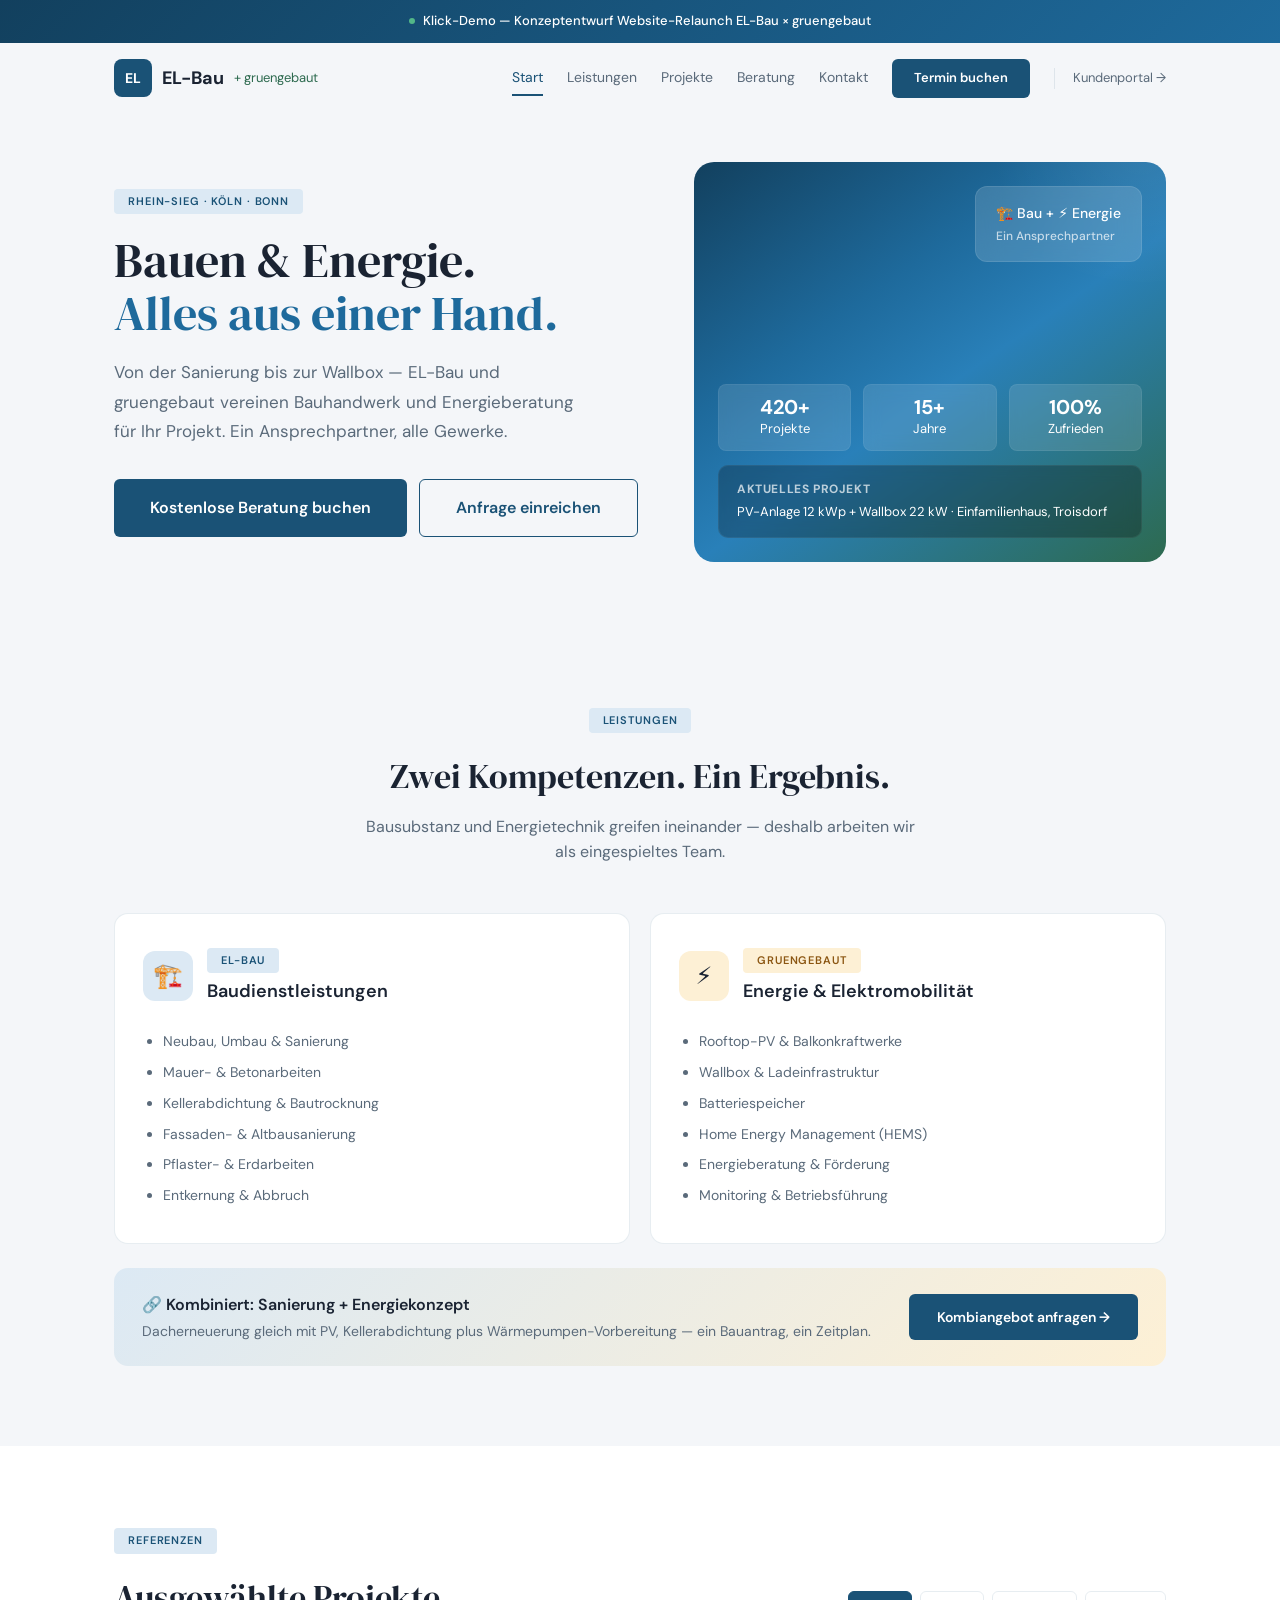
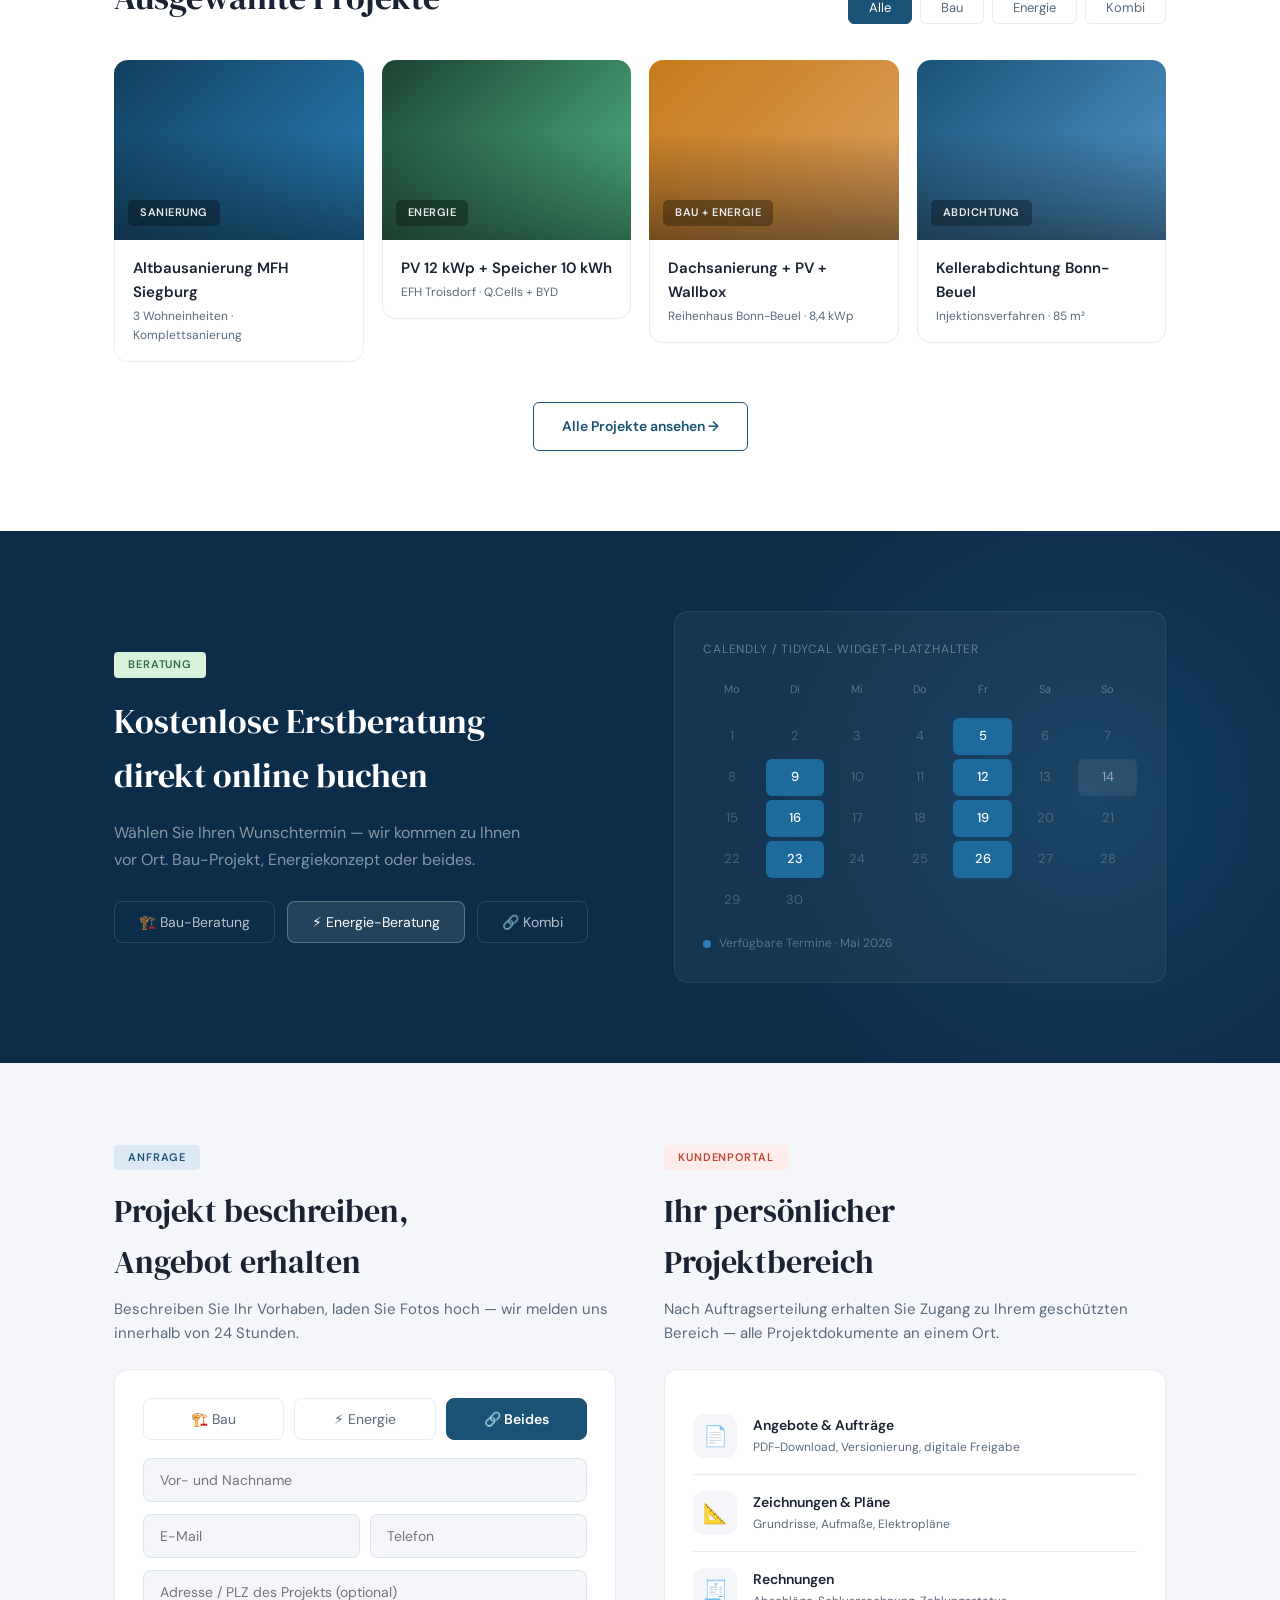
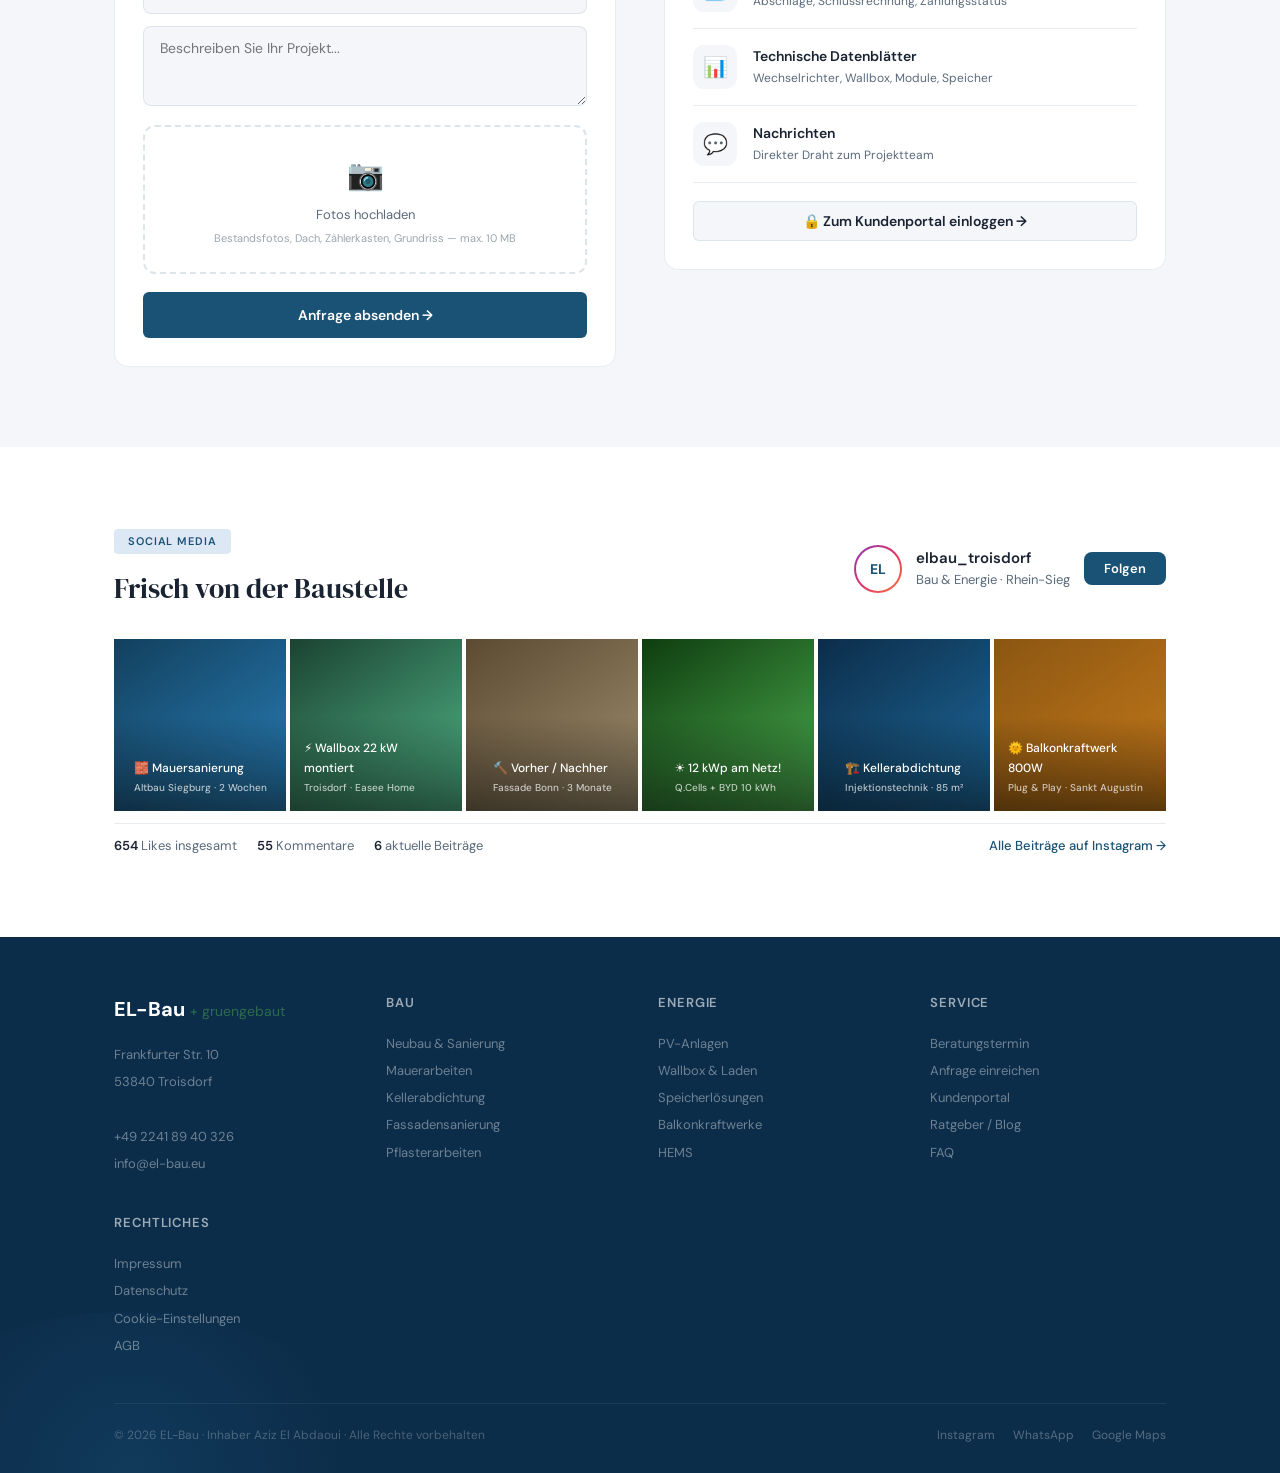
<file: relaunch/index.html>
<!DOCTYPE html>
<html lang="de">
<head>
<meta charset="UTF-8">
<meta name="viewport" content="width=device-width, initial-scale=1.0">
<title>EL-Bau + gruengebaut — Bauen & Energie aus einer Hand</title>
<meta name="description" content="EL-Bau Bauunternehmen und gruengebaut Energieberatung — Sanierung, Neubau, PV-Anlagen, Wallbox und Speicher im Raum Rhein-Sieg, Köln, Bonn.">
<link rel="preconnect" href="https://fonts.googleapis.com">
<link href="https://fonts.googleapis.com/css2?family=DM+Sans:ital,opsz,wght@0,9..40,400;0,9..40,500;0,9..40,600;0,9..40,700;1,9..40,400&family=DM+Serif+Display&display=swap" rel="stylesheet">
<style>
*,*::before,*::after{box-sizing:border-box;margin:0;padding:0}
:root{
  --blue-900:#0C2D4A;
  --blue-800:#12405E;
  --blue-700:#1A5276;
  --blue-600:#1E6A9C;
  --blue-500:#2980B9;
  --blue-400:#5499CC;
  --blue-300:#85B7DE;
  --blue-200:#B5D4EE;
  --blue-100:#DCE9F4;
  --blue-50:#EDF3F9;
  --amber:#C77B1A;
  --amber-light:#FDF0D5;
  --amber-dark:#8B5612;
  --green:#2D6A4F;
  --green-light:#D8F3DC;
  --coral:#C44536;
  --bg:#F4F6F9;
  --card:#FFFFFF;
  --text:#1A2332;
  --text-muted:#5A6A7A;
  --border:rgba(26,82,118,0.10);
  --radius:8px;
  --radius-lg:14px;
}
html{scroll-behavior:smooth}
body{font-family:'DM Sans',system-ui,sans-serif;background:var(--bg);color:var(--text);line-height:1.6;-webkit-font-smoothing:antialiased}
h1,h2,h3{font-family:'DM Serif Display',Georgia,serif;font-weight:400}
a{color:inherit;text-decoration:none}
img{max-width:100%;display:block}
.container{max-width:1100px;margin:0 auto;padding:0 24px}
.section{padding:80px 0}

/* NAV */
.nav{display:flex;align-items:center;justify-content:space-between;padding:16px 24px;max-width:1100px;margin:0 auto;position:relative}
.nav-logo{display:flex;align-items:center;gap:10px;font-weight:700;font-size:18px}
.nav-logo-icon{width:38px;height:38px;background:var(--blue-700);border-radius:var(--radius);display:flex;align-items:center;justify-content:center;color:#fff;font-weight:700;font-size:14px;letter-spacing:.5px}
.nav-logo .partner{color:var(--green);font-weight:400;font-size:13px}
.nav-links{display:flex;gap:24px;align-items:center}
.nav-link{font-size:14px;color:var(--text-muted);cursor:pointer;padding:6px 0;border-bottom:2px solid transparent;transition:.2s}
.nav-link:hover,.nav-link.active{color:var(--blue-700);border-bottom-color:var(--blue-700)}
.nav-portal{font-size:13px;color:var(--text-muted);border-left:1px solid var(--border);padding-left:18px;cursor:pointer;transition:.2s}
.nav-portal:hover{color:var(--blue-700)}
.nav-hamburger{display:none;cursor:pointer;flex-direction:column;gap:5px;background:none;border:none;padding:8px}
.nav-hamburger span{width:24px;height:2px;background:var(--text);border-radius:1px;transition:.3s}
.nav-hamburger.open span:nth-child(1){transform:rotate(45deg) translate(5px,5px)}
.nav-hamburger.open span:nth-child(2){opacity:0}
.nav-hamburger.open span:nth-child(3){transform:rotate(-45deg) translate(5px,-5px)}
@media(max-width:860px){
  .nav-links{display:none;position:absolute;top:100%;left:0;right:0;background:var(--card);flex-direction:column;padding:24px;gap:16px;box-shadow:0 12px 32px rgba(0,0,0,.1);border-radius:0 0 var(--radius-lg) var(--radius-lg);z-index:100}
  .nav-links.open{display:flex}
  .nav-hamburger{display:flex}
  .nav-portal{border-left:none;padding-left:0}
}

/* BUTTONS */
.btn{display:inline-flex;align-items:center;gap:8px;font-family:inherit;font-size:14px;font-weight:600;border-radius:6px;cursor:pointer;transition:.2s;border:none;white-space:nowrap}
.btn-primary{background:var(--blue-700);color:#fff;padding:12px 28px}
.btn-primary:hover{background:var(--blue-800);transform:translateY(-1px)}
.btn-primary-lg{padding:15px 36px;font-size:16px}
.btn-outline{background:transparent;color:var(--blue-700);border:1.5px solid var(--blue-700);padding:12px 28px}
.btn-outline:hover{background:var(--blue-50)}
.btn-outline-lg{padding:15px 36px;font-size:16px}
.btn-ghost{background:var(--bg);color:var(--text);border:1px solid var(--border);padding:10px 22px}
.btn-ghost:hover{background:var(--blue-50)}
.btn-full{width:100%;justify-content:center}
.badge{display:inline-block;font-size:11px;font-weight:600;letter-spacing:.08em;text-transform:uppercase;padding:4px 14px;border-radius:4px}
.badge-blue{color:var(--blue-700);background:var(--blue-100)}
.badge-amber{color:var(--amber-dark);background:var(--amber-light)}
.badge-green{color:var(--green);background:var(--green-light)}
.badge-coral{color:var(--coral);background:#FDECEA}

/* HERO */
.hero{display:flex;gap:48px;align-items:center;flex-wrap:wrap;padding:48px 0 64px}
.hero-text{flex:1 1 420px;min-width:300px}
.hero-text h1{font-size:clamp(34px,5vw,48px);line-height:1.1;margin:20px 0 18px}
.hero-text h1 .accent{color:var(--blue-600)}
.hero-text p{font-size:17px;color:var(--text-muted);max-width:480px;margin-bottom:32px;line-height:1.75}
.hero-buttons{display:flex;gap:12px;flex-wrap:wrap}
.hero-visual{flex:1 1 360px;min-width:280px;height:400px;border-radius:20px;background:linear-gradient(145deg,var(--blue-800) 0%,var(--blue-600) 35%,var(--blue-500) 55%,var(--green) 100%);display:flex;flex-direction:column;justify-content:flex-end;padding:24px;position:relative;overflow:hidden}
.hero-visual::before{content:'';position:absolute;top:-40%;right:-30%;width:70%;height:70%;background:radial-gradient(circle,rgba(255,255,255,.08) 0%,transparent 70%);border-radius:50%}
.hero-badge{position:absolute;top:24px;right:24px;background:rgba(255,255,255,.15);backdrop-filter:blur(12px);border-radius:12px;padding:16px 20px;color:#fff;font-size:14px;font-weight:500;line-height:1.5;border:1px solid rgba(255,255,255,.1)}
.hero-badge small{font-size:12px;opacity:.7;display:block;margin-top:3px}
.hero-stats-row{display:flex;gap:12px;margin-bottom:14px}
.hero-stat-pill{background:rgba(255,255,255,.12);backdrop-filter:blur(8px);border-radius:8px;padding:10px 16px;color:#fff;font-size:13px;flex:1;text-align:center;border:1px solid rgba(255,255,255,.06)}
.hero-stat-pill strong{display:block;font-size:20px;font-weight:700;line-height:1.2}
.hero-project{color:#fff;font-size:13px;line-height:1.6;background:rgba(0,0,0,.25);backdrop-filter:blur(8px);border-radius:10px;padding:14px 18px;border:1px solid rgba(255,255,255,.06)}
.hero-project strong{display:block;margin-bottom:3px;font-size:12px;text-transform:uppercase;letter-spacing:.05em;opacity:.7}

/* STATS */
.stats-bar{display:flex;justify-content:space-around;flex-wrap:wrap;gap:24px;background:var(--card);border-radius:var(--radius-lg);padding:40px 32px;border:1px solid var(--border);position:relative;top:-32px;margin-bottom:-12px;z-index:2}
.stat{text-align:center}
.stat-number{font-size:44px;font-weight:700;color:var(--blue-700);line-height:1;font-family:'DM Serif Display',Georgia,serif}
.stat-number span{font-size:24px}
.stat-label{font-size:13px;color:var(--text-muted);margin-top:8px}

/* SERVICES */
.services-header{text-align:center;margin-bottom:48px}
.services-header h2{font-size:34px;margin:16px 0 10px}
.services-header p{color:var(--text-muted);max-width:560px;margin:0 auto;font-size:16px}
.services-grid{display:flex;gap:20px;flex-wrap:wrap}
.service-card{background:var(--card);border-radius:var(--radius-lg);padding:32px 28px;border:1px solid var(--border);flex:1;min-width:300px;transition:transform .2s,box-shadow .2s}
.service-card:hover{transform:translateY(-3px);box-shadow:0 8px 30px rgba(0,0,0,.06)}
.service-card-head{display:flex;align-items:center;gap:14px;margin-bottom:20px}
.service-icon{width:50px;height:50px;border-radius:12px;display:flex;align-items:center;justify-content:center;font-size:24px}
.service-icon-blue{background:var(--blue-100)}
.service-icon-amber{background:var(--amber-light)}
.service-card-head .title{font-weight:600;font-size:18px;margin-top:4px}
.service-card ul{padding:0 0 0 20px;font-size:14px;color:var(--text-muted);line-height:2.2}
.combo-banner{margin-top:24px;background:linear-gradient(135deg,var(--blue-100) 0%,var(--amber-light) 100%);border-radius:var(--radius-lg);padding:24px 28px;display:flex;align-items:center;justify-content:space-between;flex-wrap:wrap;gap:16px}
.combo-banner .info{font-weight:600;font-size:16px}
.combo-banner .sub{font-size:14px;color:var(--text-muted);margin-top:2px}

/* PROJECTS */
.projects-section{background:var(--card)}
.projects-top{display:flex;justify-content:space-between;align-items:flex-end;flex-wrap:wrap;gap:16px;margin-bottom:36px}
.projects-top h2{font-size:34px;margin:16px 0 0}
.filter-tabs{display:flex;gap:8px;flex-wrap:wrap}
.filter-tab{padding:7px 20px;font-size:13px;font-family:inherit;border:1px solid var(--border);border-radius:6px;cursor:pointer;background:transparent;color:var(--text-muted);transition:.2s;text-transform:capitalize}
.filter-tab.active,.filter-tab:hover{background:var(--blue-700);color:#fff;border-color:var(--blue-700)}
.projects-grid{display:grid;grid-template-columns:repeat(auto-fill,minmax(240px,1fr));gap:18px}
.project-card{border-radius:var(--radius-lg);overflow:hidden;cursor:pointer;transition:transform .25s;animation:fadeUp .5s ease both}
.project-card:hover{transform:translateY(-4px)}
.project-img{height:180px;display:flex;align-items:flex-end;padding:14px;position:relative}
.project-img::after{content:'';position:absolute;inset:0;background:linear-gradient(to top,rgba(0,0,0,.45),transparent 60%)}
.project-img .tag{position:relative;z-index:1;font-size:11px;font-weight:600;color:rgba(255,255,255,.9);background:rgba(0,0,0,.3);backdrop-filter:blur(4px);padding:4px 12px;border-radius:5px;text-transform:uppercase;letter-spacing:.05em}
.project-info{padding:16px 18px;background:var(--card);border:1px solid var(--border);border-top:none;border-radius:0 0 var(--radius-lg) var(--radius-lg)}
.project-info .name{font-weight:600;font-size:15px}
.project-info .detail{font-size:12px;color:var(--text-muted);margin-top:3px}

/* BOOKING */
.booking-section{background:var(--blue-900);color:#fff;position:relative;overflow:hidden}
.booking-section::before{content:'';position:absolute;top:-20%;right:-10%;width:50%;height:140%;background:radial-gradient(circle,rgba(41,128,185,.2),transparent 70%);border-radius:50%}
.booking-grid{display:flex;gap:48px;align-items:center;flex-wrap:wrap;position:relative;z-index:1}
.booking-text{flex:1 1 400px;min-width:280px}
.booking-text h2{font-size:34px;margin:16px 0;color:#fff}
.booking-text p{color:rgba(255,255,255,.5);max-width:420px;margin-bottom:28px;font-size:16px;line-height:1.7}
.booking-types{display:flex;gap:12px;flex-wrap:wrap}
.booking-type{padding:11px 24px;border-radius:var(--radius);border:1px solid rgba(255,255,255,.12);font-size:14px;color:rgba(255,255,255,.7);cursor:pointer;transition:.2s;background:transparent;font-family:inherit}
.booking-type:hover,.booking-type.active{background:rgba(255,255,255,.1);border-color:rgba(255,255,255,.25);color:#fff}
.calendar-mock{flex:1 1 380px;min-width:280px;background:rgba(255,255,255,.04);border-radius:var(--radius-lg);padding:28px;border:1px solid rgba(255,255,255,.07)}
.cal-label{font-size:12px;color:rgba(255,255,255,.35);text-transform:uppercase;letter-spacing:.07em;margin-bottom:18px}
.cal-grid{display:grid;grid-template-columns:repeat(7,1fr);gap:4px;margin-bottom:16px}
.cal-day{text-align:center;font-size:11px;color:rgba(255,255,255,.3);padding:4px}
.cal-num{text-align:center;font-size:13px;padding:8px 0;border-radius:6px;color:rgba(255,255,255,.22);cursor:default;transition:.15s}
.cal-num.avail{color:#fff;background:var(--blue-600);cursor:pointer;font-weight:500}
.cal-num.avail:hover{background:var(--blue-500);transform:scale(1.08)}
.cal-num.today{background:rgba(255,255,255,.07);color:rgba(255,255,255,.5)}
.cal-footer{font-size:12px;color:rgba(255,255,255,.3);display:flex;align-items:center;gap:8px}
.cal-footer::before{content:'';width:8px;height:8px;border-radius:50%;background:var(--blue-500)}

/* FORM + PORTAL */
.form-portal-grid{display:flex;gap:48px;flex-wrap:wrap}
.form-col,.portal-col{flex:1 1 380px;min-width:280px}
.form-col h2,.portal-col h2{font-size:32px;margin:16px 0 8px}
.form-col>p,.portal-col>p{color:var(--text-muted);margin-bottom:24px;font-size:15px}
.form-card,.portal-card{background:var(--card);border-radius:var(--radius-lg);padding:28px;border:1px solid var(--border)}
.form-types{display:flex;gap:10px;margin-bottom:18px}
.form-type{flex:1;text-align:center;padding:11px 0;border-radius:var(--radius);font-size:14px;cursor:pointer;border:1px solid var(--border);color:var(--text-muted);background:transparent;font-family:inherit;transition:.2s}
.form-type.active{background:var(--blue-700);color:#fff;border-color:var(--blue-700);font-weight:600}
.form-type:hover:not(.active){background:var(--blue-50)}
.form-input{width:100%;padding:12px 16px;border-radius:var(--radius);border:1px solid var(--border);font-size:14px;font-family:inherit;margin-bottom:12px;background:var(--bg);transition:border .2s,box-shadow .2s}
.form-input:focus{outline:none;border-color:var(--blue-400);box-shadow:0 0 0 3px rgba(41,128,185,.1)}
textarea.form-input{resize:vertical;min-height:80px}
.upload-zone{border:2px dashed rgba(26,82,118,.15);border-radius:12px;padding:24px 18px;text-align:center;cursor:pointer;margin-bottom:18px;transition:.2s}
.upload-zone:hover{border-color:var(--blue-400);background:var(--blue-50)}
.upload-icon{font-size:30px;margin-bottom:6px}
.upload-hint{font-size:13px;color:var(--text-muted)}
.upload-sub{font-size:11px;color:var(--text-muted);opacity:.6;margin-top:4px}
.portal-item{display:flex;align-items:center;gap:16px;padding:16px 0;border-bottom:1px solid var(--border)}
.portal-item:last-child{border-bottom:none}
.portal-item-icon{width:44px;height:44px;border-radius:11px;background:var(--bg);display:flex;align-items:center;justify-content:center;font-size:20px;flex-shrink:0}
.portal-item-label{font-weight:600;font-size:14px}
.portal-item-desc{font-size:12px;color:var(--text-muted);margin-top:1px}

/* INSTAGRAM */
.insta-section{background:var(--card)}
.insta-header{display:flex;justify-content:space-between;align-items:center;margin-bottom:28px;flex-wrap:wrap;gap:14px}
.insta-header h2{font-size:28px;margin:12px 0 0}
.insta-profile{display:flex;align-items:center;gap:14px}
.insta-avatar{width:48px;height:48px;border-radius:50%;background:linear-gradient(135deg,#833AB4,#E1306C,#F77737);padding:2px;display:flex;align-items:center;justify-content:center}
.insta-avatar-inner{width:100%;height:100%;border-radius:50%;background:var(--card);display:flex;align-items:center;justify-content:center;font-weight:700;font-size:14px;color:var(--blue-700)}
.insta-info .name{font-weight:600;font-size:15px}
.insta-info .handle{font-size:13px;color:var(--text-muted)}
.insta-follow{padding:8px 20px;border-radius:8px;background:var(--blue-700);color:#fff;font-size:13px;font-weight:600;border:none;cursor:pointer;font-family:inherit}
.insta-grid{display:grid;grid-template-columns:repeat(auto-fill,minmax(160px,1fr));gap:4px}
.insta-post{aspect-ratio:1;position:relative;overflow:hidden;cursor:pointer}
.insta-post img{width:100%;height:100%;object-fit:cover}
.insta-post-placeholder{width:100%;height:100%;display:flex;flex-direction:column;align-items:center;justify-content:flex-end;padding:14px;position:relative}
.insta-post-placeholder::after{content:'';position:absolute;inset:0;background:linear-gradient(to top,rgba(0,0,0,.55),transparent 55%)}
.insta-overlay{position:absolute;inset:0;background:rgba(0,0,0,.4);display:flex;align-items:center;justify-content:center;gap:20px;opacity:0;transition:opacity .25s}
.insta-post:hover .insta-overlay{opacity:1}
.insta-overlay-stat{color:#fff;font-weight:600;font-size:14px;display:flex;align-items:center;gap:6px}
.insta-label{position:relative;z-index:1;font-size:12px;color:#fff;font-weight:500}
.insta-stats{display:flex;gap:20px;margin-top:12px;padding-top:12px;border-top:1px solid var(--border)}
.insta-stats-item{font-size:13px;color:var(--text-muted)}
.insta-stats-item strong{color:var(--text);font-weight:600}

/* FOOTER */
.footer-section{background:var(--blue-900);color:#fff;padding:56px 0 28px;position:relative;overflow:hidden}
.footer-section::before{content:'';position:absolute;bottom:-30%;left:-10%;width:40%;height:60%;background:radial-gradient(circle,rgba(41,128,185,.15),transparent 70%);border-radius:50%}
.footer-grid{display:grid;grid-template-columns:repeat(auto-fit,minmax(200px,1fr));gap:36px;margin-bottom:44px;position:relative;z-index:1}
.footer-col-title{font-weight:600;font-size:13px;text-transform:uppercase;letter-spacing:.07em;margin-bottom:16px;color:rgba(255,255,255,.6)}
.footer-col-text{font-size:13px;color:rgba(255,255,255,.4);line-height:2.1}
.footer-col-text a{transition:.2s}
.footer-col-text a:hover{color:rgba(255,255,255,.8)}
.footer-brand{font-weight:700;font-size:20px;margin-bottom:16px}
.footer-brand .partner{color:var(--green);font-weight:400;font-size:14px}
.footer-bottom{border-top:1px solid rgba(255,255,255,.07);padding-top:22px;display:flex;justify-content:space-between;align-items:center;flex-wrap:wrap;gap:12px;font-size:12px;color:rgba(255,255,255,.25);position:relative;z-index:1}
.footer-socials{display:flex;gap:18px}
.footer-socials a{color:rgba(255,255,255,.3);transition:.2s;cursor:pointer}
.footer-socials a:hover{color:rgba(255,255,255,.7)}

/* DEMO BANNER */
.demo-banner{background:linear-gradient(135deg,var(--blue-800),var(--blue-600));color:#fff;text-align:center;padding:11px 16px;font-size:13px;font-weight:500;display:flex;align-items:center;justify-content:center;gap:8px}
.demo-banner-dot{width:6px;height:6px;border-radius:50%;background:#52B788;animation:pulse 2s infinite}

/* ANIMATIONS */
@keyframes fadeUp{from{opacity:0;transform:translateY(16px)}to{opacity:1;transform:translateY(0)}}
@keyframes pulse{0%,100%{opacity:1}50%{opacity:.4}}
.fade-in{opacity:0;transform:translateY(20px);transition:opacity .6s,transform .6s}
.fade-in.visible{opacity:1;transform:translateY(0)}
</style>
</head>
<body>

<!-- DEMO BANNER -->
<div class="demo-banner">
  <span class="demo-banner-dot"></span>
  Klick-Demo — Konzeptentwurf Website-Relaunch EL-Bau × gruengebaut
</div>

<!-- NAV -->
<nav class="nav">
  <a href="#start" class="nav-logo">
    <div class="nav-logo-icon">EL</div>
    EL-Bau <span class="partner">+ gruengebaut</span>
  </a>
  <button class="nav-hamburger" onclick="this.classList.toggle('open');document.querySelector('.nav-links').classList.toggle('open')" aria-label="Menü">
    <span></span><span></span><span></span>
  </button>
  <div class="nav-links">
    <a class="nav-link active" href="#start">Start</a>
    <a class="nav-link" href="#leistungen">Leistungen</a>
    <a class="nav-link" href="#projekte">Projekte</a>
    <a class="nav-link" href="#beratung">Beratung</a>
    <a class="nav-link" href="#kontakt">Kontakt</a>
    <a class="btn btn-primary" href="#beratung" style="font-size:13px;padding:9px 22px">Termin buchen</a>
    <a class="nav-portal" href="#portal">Kundenportal →</a>
  </div>
</nav>

<!-- HERO -->
<div class="container" id="start">
  <div class="hero">
    <div class="hero-text fade-in">
      <span class="badge badge-blue">Rhein-Sieg · Köln · Bonn</span>
      <h1>Bauen &amp; Energie.<br><span class="accent">Alles aus einer Hand.</span></h1>
      <p>Von der Sanierung bis zur Wallbox — EL-Bau und gruengebaut vereinen Bauhandwerk und Energieberatung für Ihr Projekt. Ein Ansprechpartner, alle Gewerke.</p>
      <div class="hero-buttons">
        <a class="btn btn-primary btn-primary-lg" href="#beratung">Kostenlose Beratung buchen</a>
        <a class="btn btn-outline btn-outline-lg" href="#kontakt">Anfrage einreichen</a>
      </div>
    </div>
    <div class="hero-visual fade-in" style="animation-delay:.15s">
      <div class="hero-badge">🏗️ Bau + ⚡ Energie<small>Ein Ansprechpartner</small></div>
      <div class="hero-stats-row">
        <div class="hero-stat-pill"><strong>420+</strong> Projekte</div>
        <div class="hero-stat-pill"><strong>15+</strong> Jahre</div>
        <div class="hero-stat-pill"><strong>100%</strong> Zufrieden</div>
      </div>
      <div class="hero-project"><strong>Aktuelles Projekt</strong>PV-Anlage 12 kWp + Wallbox 22 kW · Einfamilienhaus, Troisdorf</div>
    </div>
  </div>
</div>

<!-- LEISTUNGEN -->
<div class="section" id="leistungen">
  <div class="container">
    <div class="services-header fade-in">
      <span class="badge badge-blue">Leistungen</span>
      <h2>Zwei Kompetenzen. Ein Ergebnis.</h2>
      <p>Bausubstanz und Energietechnik greifen ineinander — deshalb arbeiten wir als eingespieltes Team.</p>
    </div>
    <div class="services-grid">
      <div class="service-card fade-in">
        <div class="service-card-head">
          <div class="service-icon service-icon-blue">🏗️</div>
          <div><span class="badge badge-blue">EL-Bau</span><div class="title">Baudienstleistungen</div></div>
        </div>
        <ul>
          <li>Neubau, Umbau &amp; Sanierung</li>
          <li>Mauer- &amp; Betonarbeiten</li>
          <li>Kellerabdichtung &amp; Bautrocknung</li>
          <li>Fassaden- &amp; Altbausanierung</li>
          <li>Pflaster- &amp; Erdarbeiten</li>
          <li>Entkernung &amp; Abbruch</li>
        </ul>
      </div>
      <div class="service-card fade-in" style="transition-delay:.1s">
        <div class="service-card-head">
          <div class="service-icon service-icon-amber">⚡</div>
          <div><span class="badge badge-amber">gruengebaut</span><div class="title">Energie &amp; Elektromobilität</div></div>
        </div>
        <ul>
          <li>Rooftop-PV &amp; Balkonkraftwerke</li>
          <li>Wallbox &amp; Ladeinfrastruktur</li>
          <li>Batteriespeicher</li>
          <li>Home Energy Management (HEMS)</li>
          <li>Energieberatung &amp; Förderung</li>
          <li>Monitoring &amp; Betriebsführung</li>
        </ul>
      </div>
    </div>
    <div class="combo-banner fade-in">
      <div><div class="info">🔗 Kombiniert: Sanierung + Energiekonzept</div><div class="sub">Dacherneuerung gleich mit PV, Kellerabdichtung plus Wärmepumpen-Vorbereitung — ein Bauantrag, ein Zeitplan.</div></div>
      <a class="btn btn-primary" href="#kontakt">Kombiangebot anfragen →</a>
    </div>
  </div>
</div>

<!-- REFERENZEN -->
<div class="section projects-section" id="projekte">
  <div class="container">
    <div class="projects-top fade-in">
      <div>
        <span class="badge badge-blue">Referenzen</span>
        <h2>Ausgewählte Projekte</h2>
      </div>
      <div class="filter-tabs">
        <button class="filter-tab active" onclick="filterProjects(this,'alle')">Alle</button>
        <button class="filter-tab" onclick="filterProjects(this,'bau')">Bau</button>
        <button class="filter-tab" onclick="filterProjects(this,'energie')">Energie</button>
        <button class="filter-tab" onclick="filterProjects(this,'kombi')">Kombi</button>
      </div>
    </div>
    <div class="projects-grid">
      <div class="project-card" data-type="bau">
        <div class="project-img" style="background:linear-gradient(135deg,var(--blue-800),var(--blue-500))"><span class="tag">Sanierung</span></div>
        <div class="project-info"><div class="name">Altbausanierung MFH Siegburg</div><div class="detail">3 Wohneinheiten · Komplettsanierung</div></div>
      </div>
      <div class="project-card" data-type="energie">
        <div class="project-img" style="background:linear-gradient(135deg,#1B4332,#52B788)"><span class="tag">Energie</span></div>
        <div class="project-info"><div class="name">PV 12 kWp + Speicher 10 kWh</div><div class="detail">EFH Troisdorf · Q.Cells + BYD</div></div>
      </div>
      <div class="project-card" data-type="kombi">
        <div class="project-img" style="background:linear-gradient(135deg,var(--amber),#DDA15E)"><span class="tag">Bau + Energie</span></div>
        <div class="project-info"><div class="name">Dachsanierung + PV + Wallbox</div><div class="detail">Reihenhaus Bonn-Beuel · 8,4 kWp</div></div>
      </div>
      <div class="project-card" data-type="bau">
        <div class="project-img" style="background:linear-gradient(135deg,var(--blue-700),var(--blue-400))"><span class="tag">Abdichtung</span></div>
        <div class="project-info"><div class="name">Kellerabdichtung Bonn-Beuel</div><div class="detail">Injektionsverfahren · 85 m²</div></div>
      </div>
    </div>
    <div style="text-align:center;margin-top:40px" class="fade-in"><a class="btn btn-outline" href="#">Alle Projekte ansehen →</a></div>
  </div>
</div>

<!-- BERATUNGSTERMIN -->
<div class="section booking-section" id="beratung">
  <div class="container">
    <div class="booking-grid">
      <div class="booking-text fade-in">
        <span class="badge badge-green">Beratung</span>
        <h2>Kostenlose Erstberatung<br>direkt online buchen</h2>
        <p>Wählen Sie Ihren Wunschtermin — wir kommen zu Ihnen vor Ort. Bau-Projekt, Energiekonzept oder beides.</p>
        <div class="booking-types">
          <button class="booking-type" onclick="setBookingType(this)">🏗️ Bau-Beratung</button>
          <button class="booking-type active" onclick="setBookingType(this)">⚡ Energie-Beratung</button>
          <button class="booking-type" onclick="setBookingType(this)">🔗 Kombi</button>
        </div>
      </div>
      <div class="calendar-mock fade-in" style="transition-delay:.1s">
        <div class="cal-label">Calendly / TidyCal Widget-Platzhalter</div>
        <div class="cal-grid">
          <div class="cal-day">Mo</div><div class="cal-day">Di</div><div class="cal-day">Mi</div><div class="cal-day">Do</div><div class="cal-day">Fr</div><div class="cal-day">Sa</div><div class="cal-day">So</div>
        </div>
        <div class="cal-grid" id="calendarDays"></div>
        <div class="cal-footer">Verfügbare Termine · Mai 2026</div>
      </div>
    </div>
  </div>
</div>

<!-- ANFRAGE + KUNDENPORTAL -->
<div class="section" id="kontakt">
  <div class="container">
    <div class="form-portal-grid">
      <div class="form-col fade-in">
        <span class="badge badge-blue">Anfrage</span>
        <h2>Projekt beschreiben,<br>Angebot erhalten</h2>
        <p>Beschreiben Sie Ihr Vorhaben, laden Sie Fotos hoch — wir melden uns innerhalb von 24 Stunden.</p>
        <div class="form-card">
          <div class="form-types">
            <button class="form-type" onclick="setFormType(this)">🏗️ Bau</button>
            <button class="form-type" onclick="setFormType(this)">⚡ Energie</button>
            <button class="form-type active" onclick="setFormType(this)">🔗 Beides</button>
          </div>
          <input class="form-input" placeholder="Vor- und Nachname">
          <div style="display:flex;gap:10px">
            <input class="form-input" placeholder="E-Mail" style="flex:1">
            <input class="form-input" placeholder="Telefon" style="flex:1">
          </div>
          <input class="form-input" placeholder="Adresse / PLZ des Projekts (optional)">
          <textarea class="form-input" placeholder="Beschreiben Sie Ihr Projekt..." rows="3"></textarea>
          <div class="upload-zone">
            <div class="upload-icon">📷</div>
            <div class="upload-hint">Fotos hochladen</div>
            <div class="upload-sub">Bestandsfotos, Dach, Zählerkasten, Grundriss — max. 10 MB</div>
          </div>
          <button class="btn btn-primary btn-full" style="padding:14px">Anfrage absenden →</button>
        </div>
      </div>
      <div class="portal-col fade-in" id="portal" style="transition-delay:.1s">
        <span class="badge badge-coral">Kundenportal</span>
        <h2>Ihr persönlicher<br>Projektbereich</h2>
        <p>Nach Auftragserteilung erhalten Sie Zugang zu Ihrem geschützten Bereich — alle Projektdokumente an einem Ort.</p>
        <div class="portal-card">
          <div class="portal-item"><div class="portal-item-icon">📄</div><div><div class="portal-item-label">Angebote &amp; Aufträge</div><div class="portal-item-desc">PDF-Download, Versionierung, digitale Freigabe</div></div></div>
          <div class="portal-item"><div class="portal-item-icon">📐</div><div><div class="portal-item-label">Zeichnungen &amp; Pläne</div><div class="portal-item-desc">Grundrisse, Aufmaße, Elektropläne</div></div></div>
          <div class="portal-item"><div class="portal-item-icon">🧾</div><div><div class="portal-item-label">Rechnungen</div><div class="portal-item-desc">Abschläge, Schlussrechnung, Zahlungsstatus</div></div></div>
          <div class="portal-item"><div class="portal-item-icon">📊</div><div><div class="portal-item-label">Technische Datenblätter</div><div class="portal-item-desc">Wechselrichter, Wallbox, Module, Speicher</div></div></div>
          <div class="portal-item"><div class="portal-item-icon">💬</div><div><div class="portal-item-label">Nachrichten</div><div class="portal-item-desc">Direkter Draht zum Projektteam</div></div></div>
          <button class="btn btn-ghost btn-full" style="margin-top:18px">🔒 Zum Kundenportal einloggen →</button>
        </div>
      </div>
    </div>
  </div>
</div>

<!-- INSTAGRAM -->
<div class="section insta-section" id="instagram">
  <div class="container">
    <div class="insta-header fade-in">
      <div>
        <span class="badge badge-blue">Social Media</span>
        <h2>Frisch von der Baustelle</h2>
      </div>
      <div class="insta-profile">
        <div class="insta-avatar"><div class="insta-avatar-inner">EL</div></div>
        <div class="insta-info">
          <div class="name">elbau_troisdorf</div>
          <div class="handle">Bau &amp; Energie · Rhein-Sieg</div>
        </div>
        <button class="insta-follow">Folgen</button>
      </div>
    </div>
    <div class="insta-grid">
      <div class="insta-post" data-likes="47" data-comments="3">
        <div class="insta-post-placeholder" style="background:linear-gradient(145deg,var(--blue-800),var(--blue-500))">
          <span class="insta-label" style="position:relative;z-index:2">🧱 Mauersanierung<br><span style="font-size:10px;opacity:.7">Altbau Siegburg · 2 Wochen</span></span>
        </div>
        <div class="insta-overlay">
          <span class="insta-overlay-stat">❤️ 47</span>
          <span class="insta-overlay-stat">💬 3</span>
        </div>
      </div>
      <div class="insta-post" data-likes="124" data-comments="11">
        <div class="insta-post-placeholder" style="background:linear-gradient(145deg,#1B4332,#52B788)">
          <span class="insta-label" style="position:relative;z-index:2">⚡ Wallbox 22 kW montiert<br><span style="font-size:10px;opacity:.7">Troisdorf · Easee Home</span></span>
        </div>
        <div class="insta-overlay">
          <span class="insta-overlay-stat">❤️ 124</span>
          <span class="insta-overlay-stat">💬 11</span>
        </div>
      </div>
      <div class="insta-post" data-likes="89" data-comments="7">
        <div class="insta-post-placeholder" style="background:linear-gradient(145deg,#5C4A32,#A09070)">
          <span class="insta-label" style="position:relative;z-index:2">🔨 Vorher / Nachher<br><span style="font-size:10px;opacity:.7">Fassade Bonn · 3 Monate</span></span>
        </div>
        <div class="insta-overlay">
          <span class="insta-overlay-stat">❤️ 89</span>
          <span class="insta-overlay-stat">💬 7</span>
        </div>
      </div>
      <div class="insta-post" data-likes="203" data-comments="18">
        <div class="insta-post-placeholder" style="background:linear-gradient(145deg,#0F3D0F,#4CAF50)">
          <span class="insta-label" style="position:relative;z-index:2">☀️ 12 kWp am Netz!<br><span style="font-size:10px;opacity:.7">Q.Cells + BYD 10 kWh</span></span>
        </div>
        <div class="insta-overlay">
          <span class="insta-overlay-stat">❤️ 203</span>
          <span class="insta-overlay-stat">💬 18</span>
        </div>
      </div>
      <div class="insta-post" data-likes="35" data-comments="2">
        <div class="insta-post-placeholder" style="background:linear-gradient(145deg,var(--blue-900),var(--blue-600))">
          <span class="insta-label" style="position:relative;z-index:2">🏗️ Kellerabdichtung<br><span style="font-size:10px;opacity:.7">Injektionstechnik · 85 m²</span></span>
        </div>
        <div class="insta-overlay">
          <span class="insta-overlay-stat">❤️ 35</span>
          <span class="insta-overlay-stat">💬 2</span>
        </div>
      </div>
      <div class="insta-post" data-likes="156" data-comments="14">
        <div class="insta-post-placeholder" style="background:linear-gradient(145deg,var(--amber-dark),var(--amber))">
          <span class="insta-label" style="position:relative;z-index:2">🌞 Balkonkraftwerk 800W<br><span style="font-size:10px;opacity:.7">Plug & Play · Sankt Augustin</span></span>
        </div>
        <div class="insta-overlay">
          <span class="insta-overlay-stat">❤️ 156</span>
          <span class="insta-overlay-stat">💬 14</span>
        </div>
      </div>
    </div>
    <div class="insta-stats fade-in">
      <span class="insta-stats-item"><strong>654</strong> Likes insgesamt</span>
      <span class="insta-stats-item"><strong>55</strong> Kommentare</span>
      <span class="insta-stats-item"><strong>6</strong> aktuelle Beiträge</span>
      <span class="insta-stats-item" style="margin-left:auto"><a href="#" style="color:var(--blue-700);font-weight:500">Alle Beiträge auf Instagram →</a></span>
    </div>
  </div>
</div>

<!-- FOOTER -->
<footer class="footer-section">
  <div class="container">
    <div class="footer-grid">
      <div>
        <div class="footer-brand">EL-Bau <span class="partner">+ gruengebaut</span></div>
        <div class="footer-col-text">
          Frankfurter Str. 10<br>53840 Troisdorf<br><br>
          <a href="tel:+4922418940326">+49 2241 89 40 326</a><br>
          <a href="mailto:info@el-bau.eu">info@el-bau.eu</a>
        </div>
      </div>
      <div>
        <div class="footer-col-title">Bau</div>
        <div class="footer-col-text">
          <a href="#">Neubau &amp; Sanierung</a><br>
          <a href="#">Mauerarbeiten</a><br>
          <a href="#">Kellerabdichtung</a><br>
          <a href="#">Fassadensanierung</a><br>
          <a href="#">Pflasterarbeiten</a>
        </div>
      </div>
      <div>
        <div class="footer-col-title">Energie</div>
        <div class="footer-col-text">
          <a href="#">PV-Anlagen</a><br>
          <a href="#">Wallbox &amp; Laden</a><br>
          <a href="#">Speicherlösungen</a><br>
          <a href="#">Balkonkraftwerke</a><br>
          <a href="#">HEMS</a>
        </div>
      </div>
      <div>
        <div class="footer-col-title">Service</div>
        <div class="footer-col-text">
          <a href="#beratung">Beratungstermin</a><br>
          <a href="#kontakt">Anfrage einreichen</a><br>
          <a href="#portal">Kundenportal</a><br>
          <a href="#">Ratgeber / Blog</a><br>
          <a href="#">FAQ</a>
        </div>
      </div>
      <div>
        <div class="footer-col-title">Rechtliches</div>
        <div class="footer-col-text">
          <a href="#">Impressum</a><br>
          <a href="#">Datenschutz</a><br>
          <a href="#">Cookie-Einstellungen</a><br>
          <a href="#">AGB</a>
        </div>
      </div>
    </div>
    <div class="footer-bottom">
      <span>© 2026 EL-Bau · Inhaber Aziz El Abdaoui · Alle Rechte vorbehalten</span>
      <div class="footer-socials">
        <a href="#">Instagram</a>
        <a href="#">WhatsApp</a>
        <a href="#">Google Maps</a>
      </div>
    </div>
  </div>
</footer>

<script>
// Calendar
const cal=document.getElementById('calendarDays');
const avail=[5,9,12,16,19,23,26];
for(let i=1;i<=30;i++){const d=document.createElement('div');d.className='cal-num'+(avail.includes(i)?' avail':'')+(i===14?' today':'');d.textContent=i;if(avail.includes(i))d.onclick=()=>alert('Demo: Termin am '+i+'. Mai 2026 gewählt.\nIn der Live-Version öffnet sich hier Calendly.');cal.appendChild(d)}

// Filter
function filterProjects(btn,type){
  document.querySelectorAll('.filter-tab').forEach(t=>t.classList.remove('active'));btn.classList.add('active');
  document.querySelectorAll('.project-card').forEach(c=>{c.style.display=(type==='alle'||c.dataset.type===type)?'':'none'});
}

// Form type
function setFormType(btn){document.querySelectorAll('.form-type').forEach(t=>t.classList.remove('active'));btn.classList.add('active')}

// Booking type
function setBookingType(btn){document.querySelectorAll('.booking-type').forEach(t=>t.classList.remove('active'));btn.classList.add('active')}

// Scroll nav highlight
const secs=['start','leistungen','projekte','beratung','kontakt','instagram'];
window.addEventListener('scroll',()=>{const y=scrollY+120;for(let i=secs.length-1;i>=0;i--){const el=document.getElementById(secs[i]);if(el&&el.offsetTop<=y){document.querySelectorAll('.nav-link').forEach(l=>l.classList.remove('active'));document.querySelector(`.nav-link[href="#${secs[i]}"]`)?.classList.add('active');break}}});

// Fade-in observer
const obs=new IntersectionObserver((entries)=>{entries.forEach(e=>{if(e.isIntersecting){e.target.classList.add('visible');obs.unobserve(e.target)}})},{threshold:.15});
document.querySelectorAll('.fade-in').forEach(el=>obs.observe(el));

// Close mobile nav on link click
document.querySelectorAll('.nav-link').forEach(l=>l.addEventListener('click',()=>{document.querySelector('.nav-links')?.classList.remove('open');document.querySelector('.nav-hamburger')?.classList.remove('open')}));
</script>
</body>
</html>
</file>
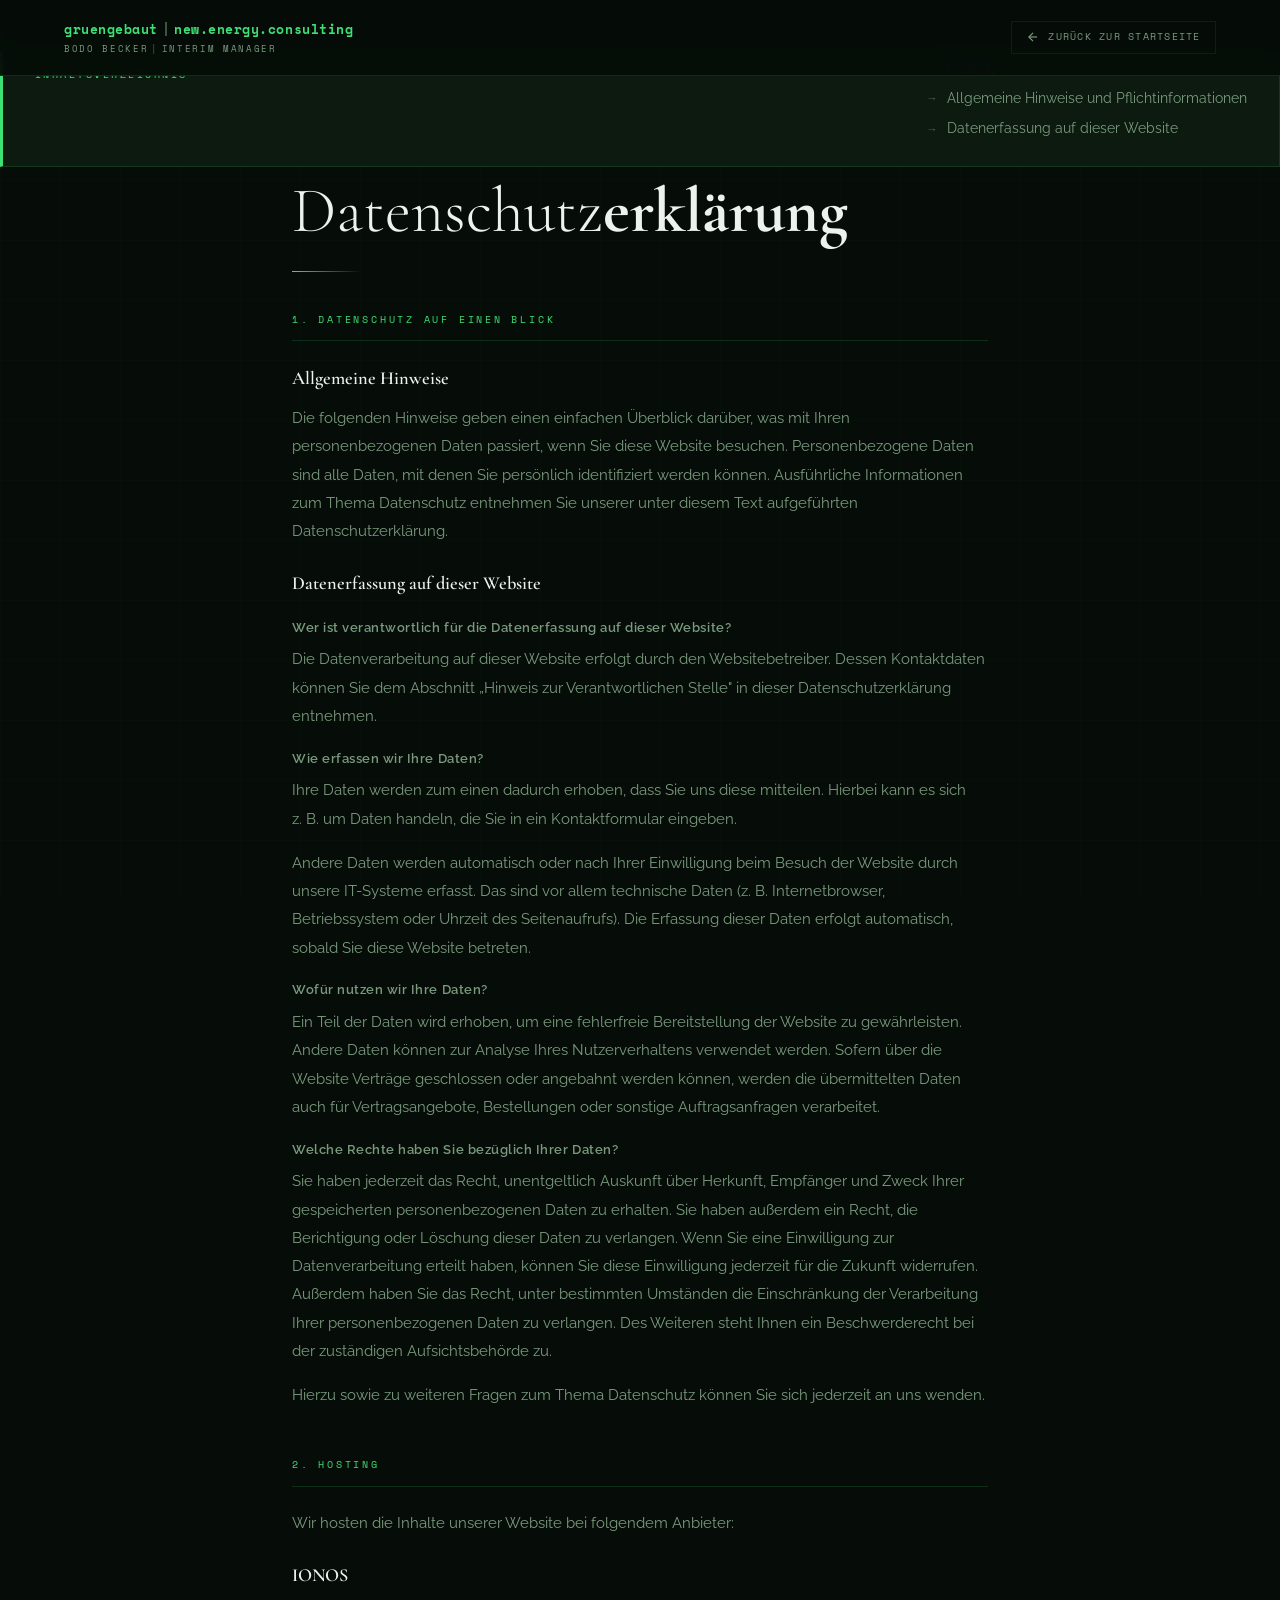
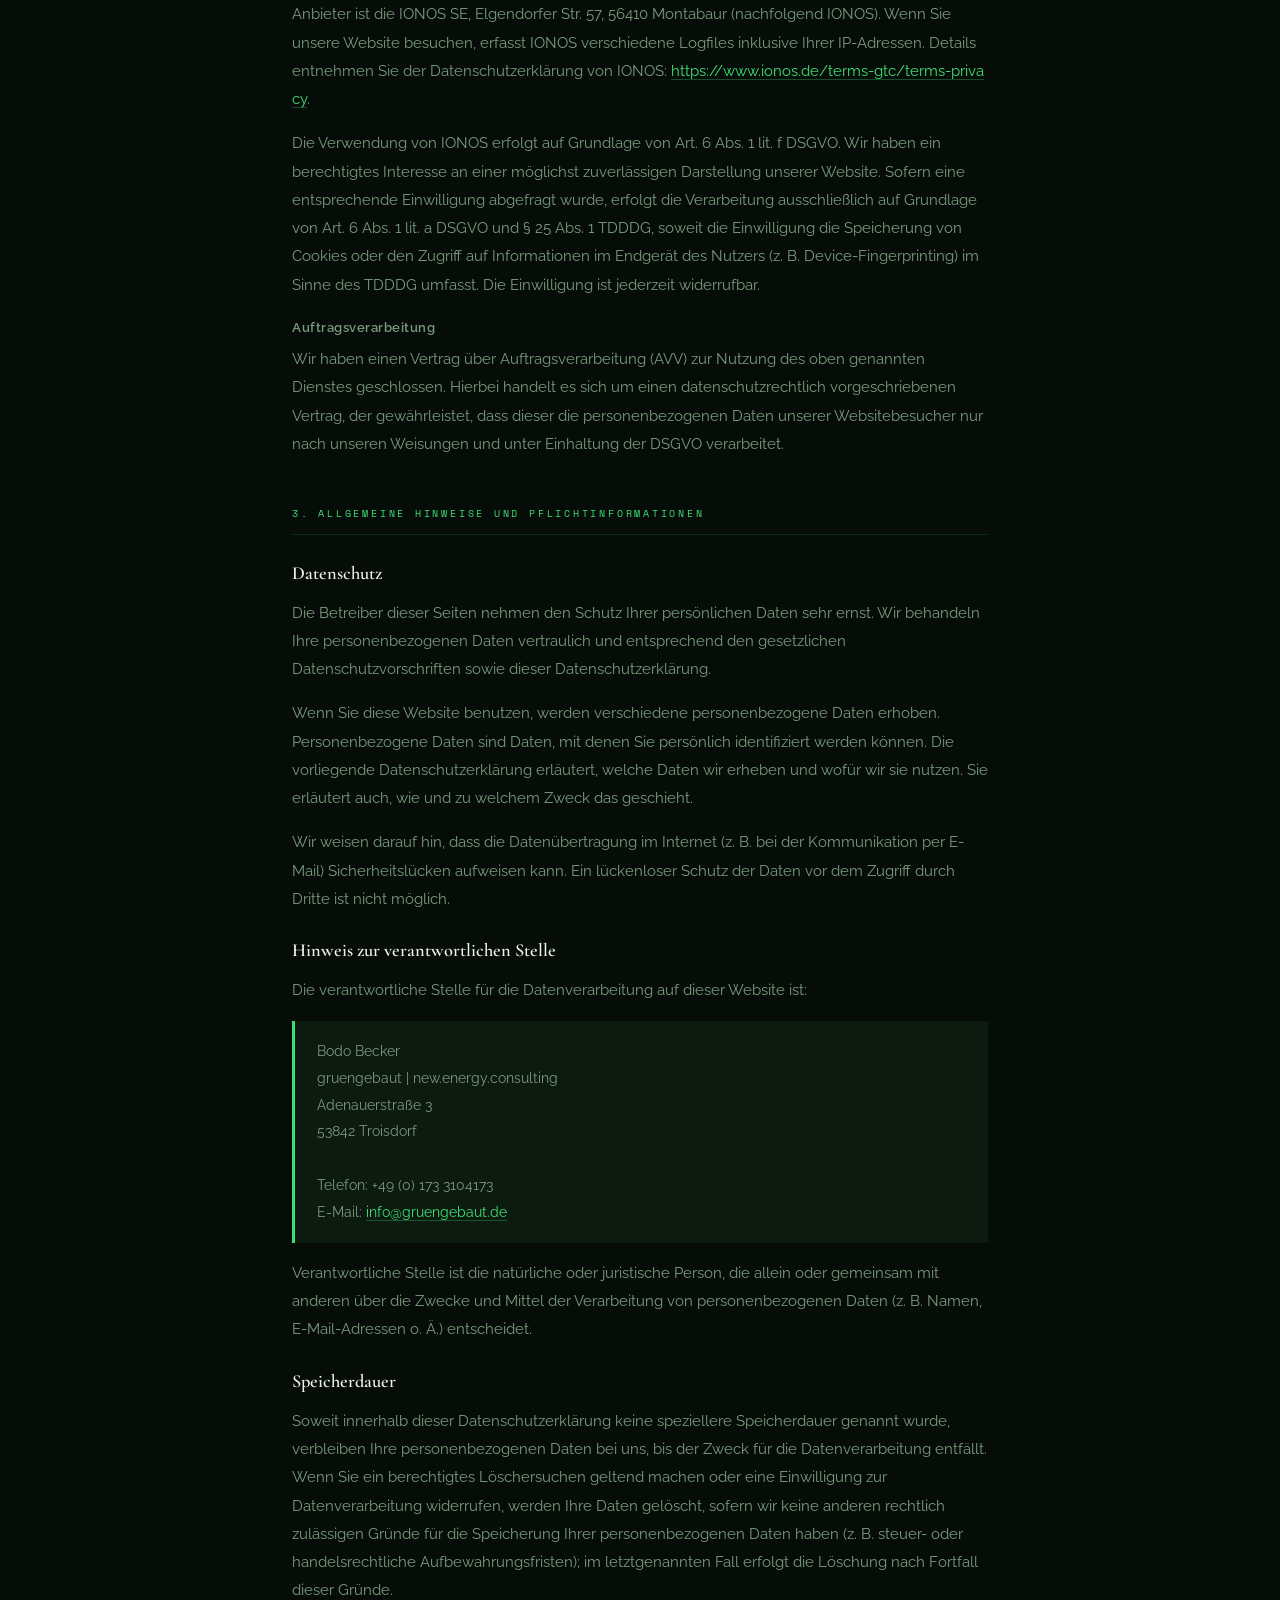
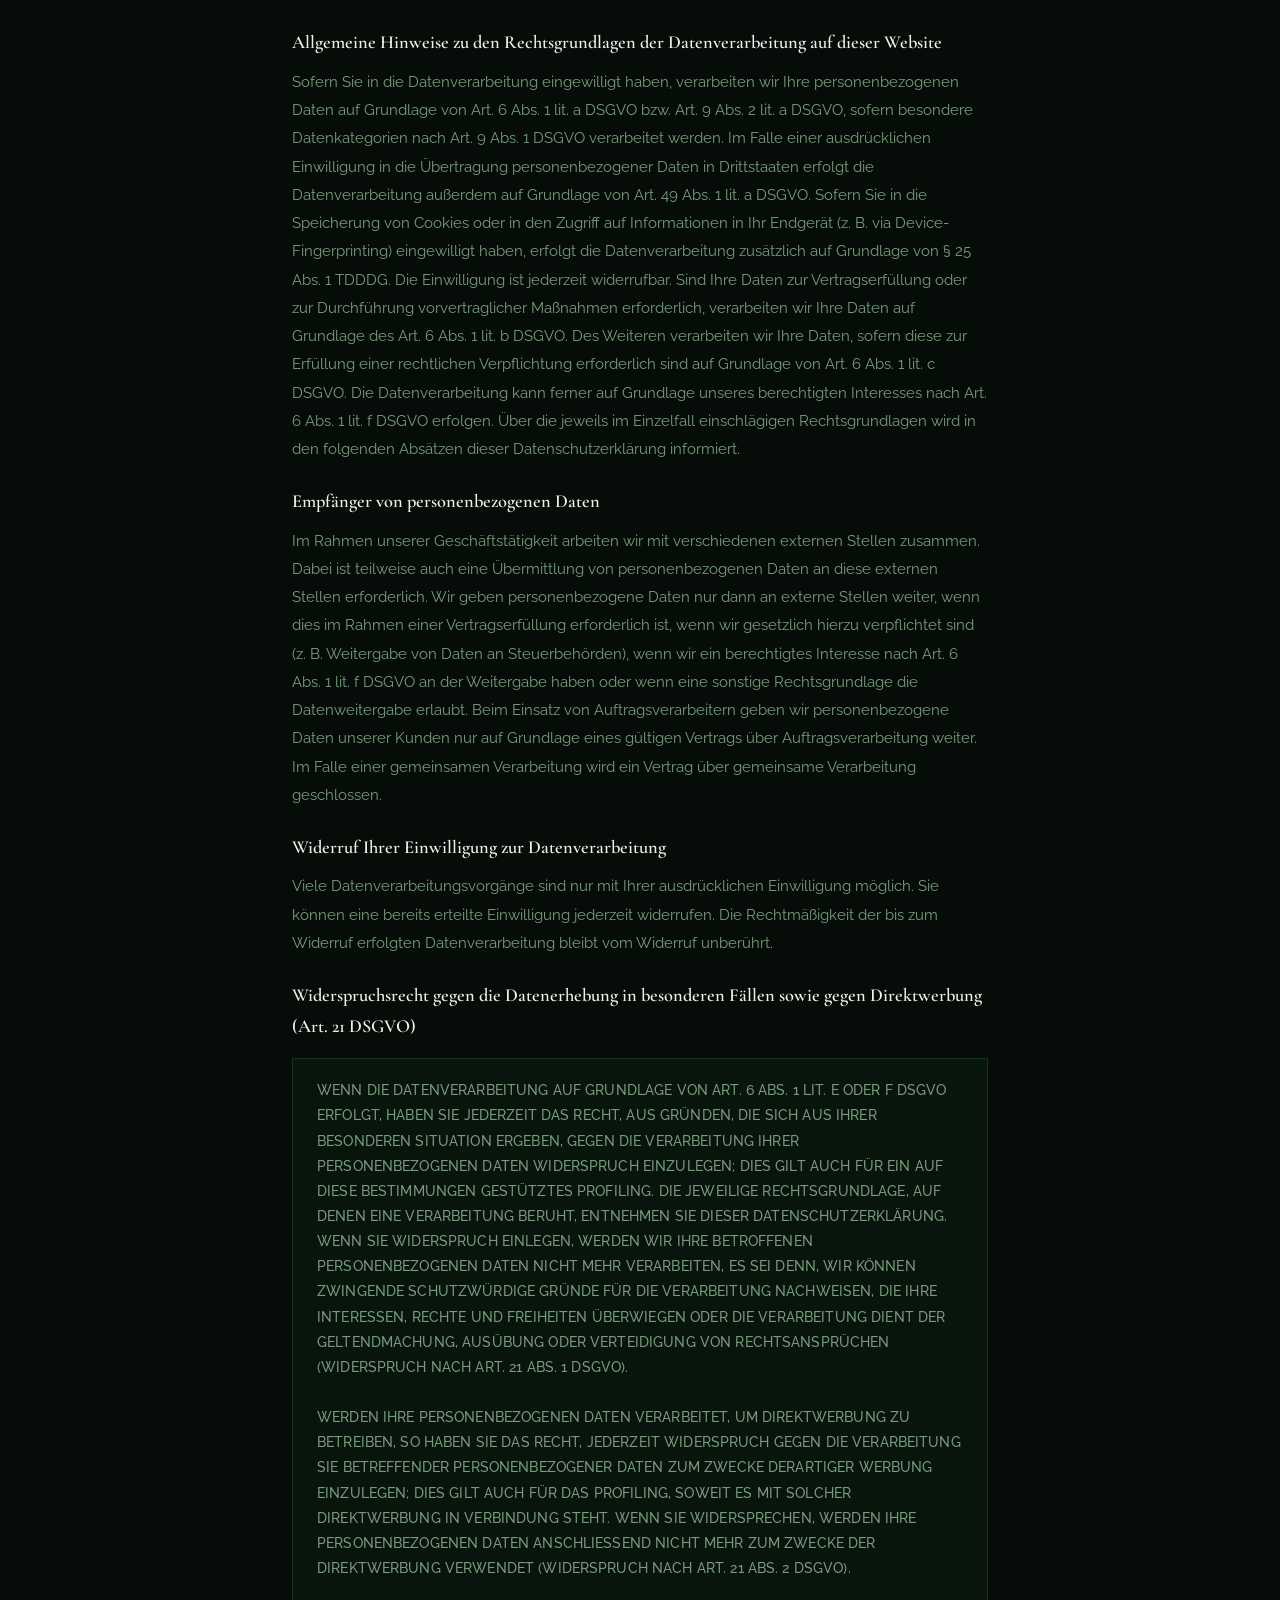
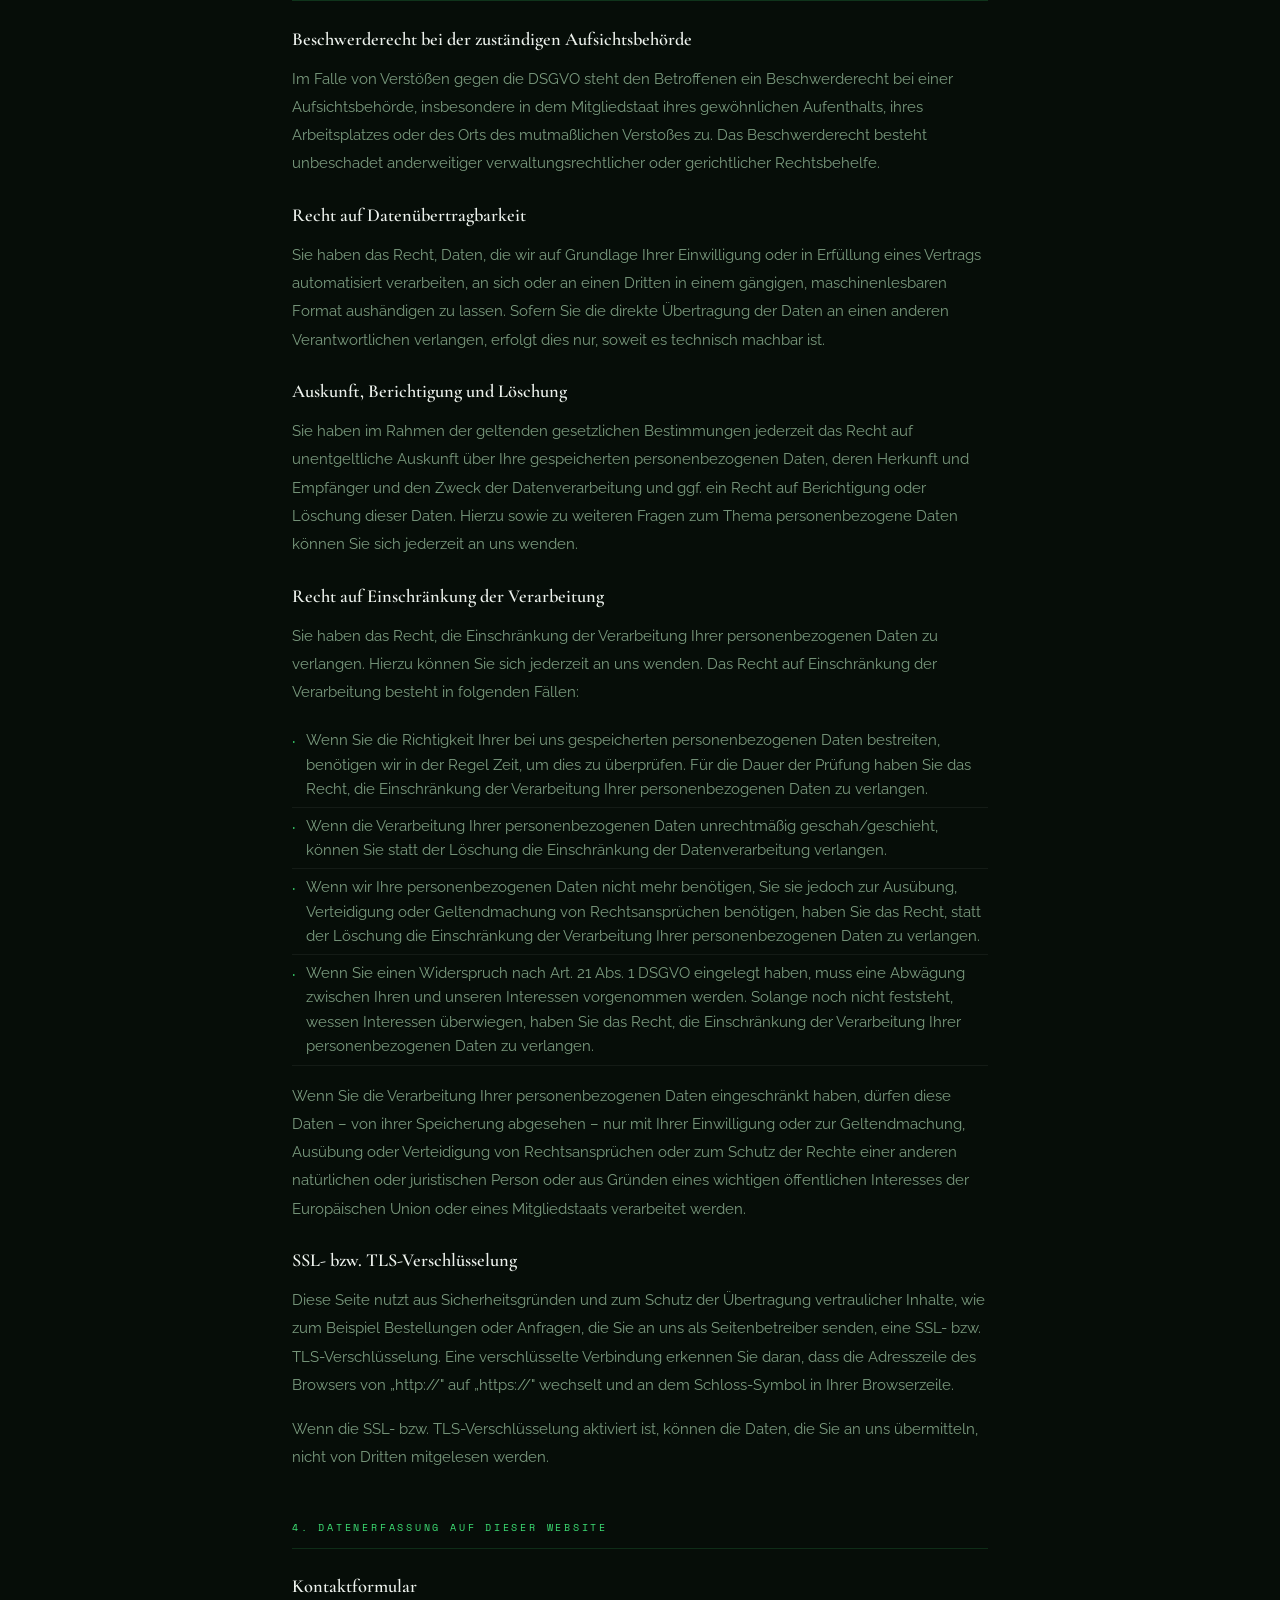
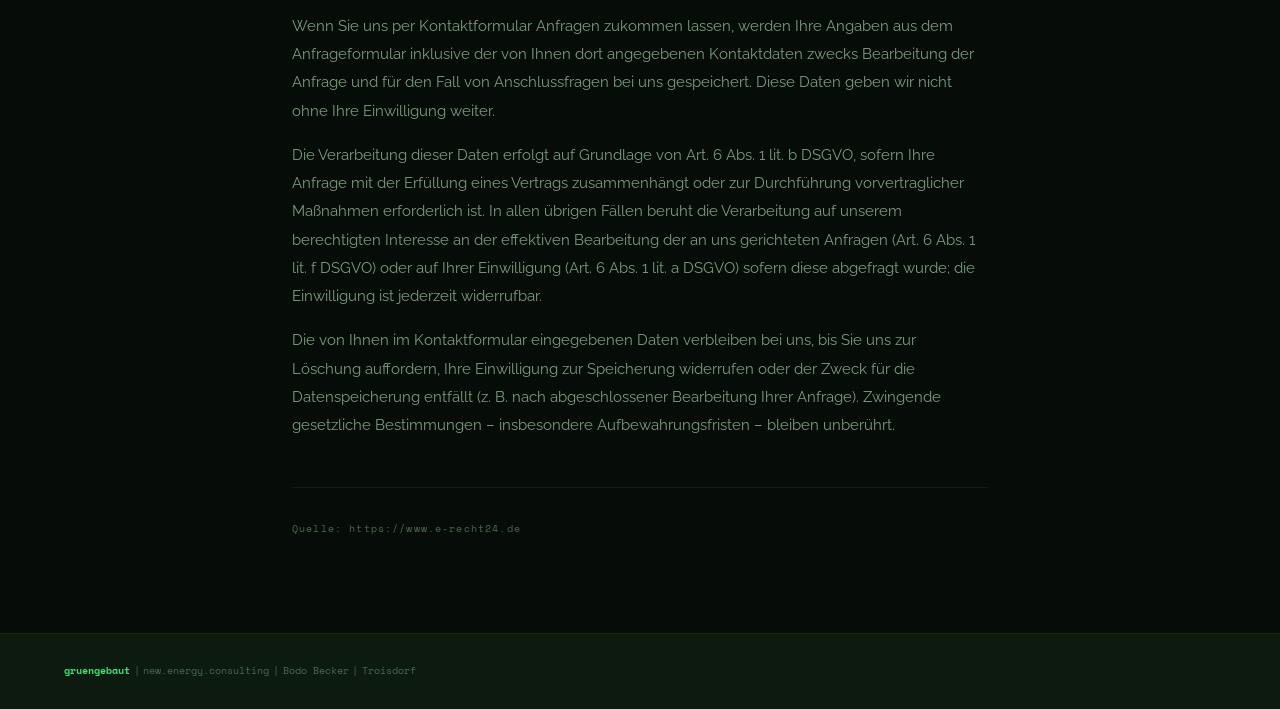
<file: datenschutz.html>
<!DOCTYPE html>
<html lang="de">
<head>
    <meta charset="UTF-8">
    <meta name="viewport" content="width=device-width, initial-scale=1.0">
    <title>Datenschutzerklärung | gruengebaut | new.energy.consulting</title>
    <meta name="robots" content="noindex, follow">
    <link rel="canonical" href="https://gruengebaut.de/datenschutz.html">
    <link rel="icon" href="favicon.svg" type="image/svg+xml">
    <link rel="stylesheet" href="fonts.css">
    <style>
        :root {
            --bg:     #060D08;
            --card:   #0C1A0F;
            --accent: #3EE075;
            --gold:   #D4A853;
            --text:   #EDF2ED;
            --sec:    #7A9A7E;
            --muted:  #4A6A4E;
            --border: rgba(62,224,117,0.15);
            --bsub:   rgba(255,255,255,0.06);
            --fd:     'Cormorant Garamond', Georgia, serif;
            --fb:     'Raleway', sans-serif;
            --fm:     'Space Mono', monospace;
        }
        *,*::before,*::after { box-sizing:border-box; margin:0; padding:0; }
        html { scroll-behavior:smooth; }
        body { font-family:var(--fb); background:var(--bg); color:var(--text); line-height:1.7; overflow-x:hidden; min-height:100vh; }
        body::before { content:''; position:fixed; inset:0; background-image:linear-gradient(rgba(62,224,117,.02) 1px,transparent 1px),linear-gradient(90deg,rgba(62,224,117,.02) 1px,transparent 1px); background-size:60px 60px; pointer-events:none; z-index:0; }

        /* NAV */
        nav { position:fixed; top:0; left:0; right:0; z-index:100; padding:1.1rem 4rem; display:flex; justify-content:space-between; align-items:center; background:rgba(6,13,8,.95); backdrop-filter:blur(12px); border-bottom:1px solid var(--border); }
        .nav-logo { text-decoration:none; display:flex; flex-direction:column; gap:.08rem; }
        .nav-logo-main { font-family:var(--fm); font-size:.82rem; font-weight:700; color:var(--accent); letter-spacing:.04em; }
        .nav-logo-main .sep { color:var(--muted); margin:0 .3em; }
        .nav-logo-sub { font-family:var(--fm); font-size:.58rem; color:var(--sec); letter-spacing:.18em; text-transform:uppercase; }
        .nav-logo-sub .sep { color:var(--muted); margin:0 .3em; }
        .nav-back { font-family:var(--fm); font-size:.65rem; letter-spacing:.12em; text-transform:uppercase; color:var(--sec); text-decoration:none; border:1px solid var(--bsub); padding:.4rem .9rem; transition:all .22s; display:flex; align-items:center; gap:.5rem; }
        .nav-back:hover { color:var(--accent); border-color:var(--accent); }

        /* TOC */
        .toc { background:var(--card); border:1px solid var(--border); border-left:3px solid var(--accent); padding:1.6rem 2rem; margin-bottom:3rem; }
        .toc-title { font-family:var(--fm); font-size:.62rem; letter-spacing:.25em; text-transform:uppercase; color:var(--accent); margin-bottom:1rem; }
        .toc ol { list-style:none; display:flex; flex-direction:column; gap:.45rem; padding:0; }
        .toc ol li { font-size:.85rem; }
        .toc a { color:var(--sec); text-decoration:none; transition:color .2s; display:flex; align-items:center; gap:.6rem; }
        .toc a::before { content:'→'; color:var(--muted); font-size:.7rem; }
        .toc a:hover { color:var(--accent); }

        /* MAIN */
        main { position:relative; z-index:1; max-width:760px; margin:0 auto; padding:9rem 2rem 6rem; }

        .page-eyebrow { font-family:var(--fm); font-size:.65rem; letter-spacing:.3em; text-transform:uppercase; color:var(--accent); margin-bottom:.9rem; }
        .page-title { font-family:var(--fd); font-size:clamp(2.4rem,5vw,4rem); font-weight:300; line-height:1.08; color:var(--text); margin-bottom:.5rem; }
        .page-title strong { font-weight:700; }
        .page-rule { width:70px; height:1px; background:linear-gradient(90deg,var(--accent),transparent); margin:1.6rem 0 2.5rem; }

        /* SECTIONS */
        .ds-section { margin-bottom:3rem; scroll-margin-top:6rem; }
        .ds-section:last-of-type { margin-bottom:0; }

        .ds-h2 {
            font-family: var(--fm);
            font-size: .62rem;
            letter-spacing: .28em;
            text-transform: uppercase;
            color: var(--accent);
            padding-bottom: .7rem;
            border-bottom: 1px solid var(--border);
            margin-bottom: 1.4rem;
        }

        .ds-h3 {
            font-family: var(--fd);
            font-size: 1.15rem;
            font-weight: 600;
            color: var(--text);
            margin: 1.4rem 0 .6rem;
        }

        .ds-h4 {
            font-family: var(--fb);
            font-size: .82rem;
            font-weight: 600;
            color: var(--sec);
            letter-spacing: .04em;
            margin: 1.1rem 0 .4rem;
        }

        .ds-p {
            font-size: .93rem;
            color: var(--sec);
            line-height: 1.9;
            margin-bottom: 1rem;
        }
        .ds-p:last-child { margin-bottom: 0; }
        .ds-p a { color: var(--accent); text-decoration: none; border-bottom: 1px solid rgba(62,224,117,.3); transition: border-color .2s; word-break: break-all; }
        .ds-p a:hover { border-color: var(--accent); }

        .ds-p strong { color: var(--text); font-weight: 600; }

        .ds-ul { list-style: none; padding: 0; margin: .6rem 0 1rem; }
        .ds-ul li { font-size:.93rem; color:var(--sec); padding:.35rem 0; border-bottom:1px solid var(--bsub); display:flex; align-items:flex-start; gap:.65rem; line-height:1.65; }
        .ds-ul li::before { content:'·'; color:var(--accent); font-size:1.2rem; flex-shrink:0; line-height:1.4; }

        /* Warning block (Widerspruch etc.) */
        .ds-warning {
            background: rgba(62,224,117,.04);
            border: 1px solid var(--border);
            padding: 1.2rem 1.5rem;
            margin: 1rem 0;
            font-size: .85rem;
            color: var(--sec);
            line-height: 1.85;
            font-weight: 500;
            letter-spacing: .01em;
        }

        /* Info box */
        .ds-infobox {
            background: var(--card);
            border-left: 3px solid var(--accent);
            padding: 1.1rem 1.4rem;
            margin: 1rem 0;
        }
        .ds-infobox .ds-p { font-size: .88rem; }

        /* HOST NOTE */
        .ds-host-note {
            background: rgba(212,168,83,.06);
            border: 1px solid rgba(212,168,83,.3);
            border-left: 3px solid var(--gold);
            padding: 1rem 1.3rem;
            margin: 1rem 0;
            font-size: .8rem;
            color: #b8943d;
            line-height: 1.7;
        }
        .ds-host-note strong { color: var(--gold); }

        .ds-source {
            margin-top: 3rem;
            padding-top: 2rem;
            border-top: 1px solid var(--bsub);
            font-family: var(--fm);
            font-size: .6rem;
            color: var(--muted);
            letter-spacing: .12em;
        }
        .ds-source a { color: var(--muted); text-decoration: none; transition: color .2s; }
        .ds-source a:hover { color: var(--accent); }

        /* FOOTER */
        footer { position:relative; z-index:1; background:var(--card); border-top:1px solid var(--bsub); padding:1.8rem 4rem; display:flex; justify-content:space-between; align-items:center; flex-wrap:wrap; gap:1rem; }
        .footer-brand { font-family:var(--fm); font-size:.65rem; color:var(--muted); }
        .footer-brand strong { color:var(--accent); }
        .footer-brand .sep { color:var(--muted); margin:0 .35em; }
        .footer-links { display:flex; gap:1.8rem; }
        .footer-links a { font-family:var(--fm); font-size:.6rem; letter-spacing:.1em; text-transform:uppercase; color:var(--muted); text-decoration:none; transition:color .2s; }
        .footer-links a:hover { color:var(--accent); }

        @media(max-width:760px) {
            nav { padding:1rem 1.5rem; }
            main { padding:7rem 1.5rem 4rem; }
            footer { padding:1.5rem; flex-direction:column; text-align:center; }
        }
    </style>
</head>
<body>

<nav>
    <a href="index.html" class="nav-logo">
        <span class="nav-logo-main">gruengebaut<span class="sep">|</span>new.energy.consulting</span>
        <span class="nav-logo-sub">Bodo Becker<span class="sep">|</span>Interim Manager</span>
    </a>
    <a href="index.html" class="nav-back">
        <svg width="14" height="14" viewBox="0 0 24 24" fill="none" stroke="currentColor" stroke-width="2"><line x1="19" y1="12" x2="5" y2="12"/><polyline points="12 19 5 12 12 5"/></svg>
        Zurück zur Startseite
    </a>
</nav>

<main>
    <p class="page-eyebrow">Rechtliches</p>
    <h1 class="page-title">Datenschutz<strong>erklärung</strong></h1>
    <div class="page-rule" aria-hidden="true"></div>

    <!-- TOC -->
    <nav class="toc" aria-label="Inhaltsverzeichnis">
        <div class="toc-title">Inhaltsverzeichnis</div>
        <ol>
            <li><a href="#s1">Datenschutz auf einen Blick</a></li>
            <li><a href="#s2">Hosting</a></li>
            <li><a href="#s3">Allgemeine Hinweise und Pflichtinformationen</a></li>
            <li><a href="#s4">Datenerfassung auf dieser Website</a></li>
        </ol>
    </nav>

    <!-- 1 -->
    <section class="ds-section" id="s1">
        <div class="ds-h2">1. Datenschutz auf einen Blick</div>

        <h2 class="ds-h3">Allgemeine Hinweise</h2>
        <p class="ds-p">Die folgenden Hinweise geben einen einfachen Überblick darüber, was mit Ihren personenbezogenen Daten passiert, wenn Sie diese Website besuchen. Personenbezogene Daten sind alle Daten, mit denen Sie persönlich identifiziert werden können. Ausführliche Informationen zum Thema Datenschutz entnehmen Sie unserer unter diesem Text aufgeführten Datenschutzerklärung.</p>

        <h2 class="ds-h3">Datenerfassung auf dieser Website</h2>

        <h3 class="ds-h4">Wer ist verantwortlich für die Datenerfassung auf dieser Website?</h3>
        <p class="ds-p">Die Datenverarbeitung auf dieser Website erfolgt durch den Websitebetreiber. Dessen Kontaktdaten können Sie dem Abschnitt „Hinweis zur Verantwortlichen Stelle" in dieser Datenschutzerklärung entnehmen.</p>

        <h3 class="ds-h4">Wie erfassen wir Ihre Daten?</h3>
        <p class="ds-p">Ihre Daten werden zum einen dadurch erhoben, dass Sie uns diese mitteilen. Hierbei kann es sich z.&nbsp;B. um Daten handeln, die Sie in ein Kontaktformular eingeben.</p>
        <p class="ds-p">Andere Daten werden automatisch oder nach Ihrer Einwilligung beim Besuch der Website durch unsere IT-Systeme erfasst. Das sind vor allem technische Daten (z.&nbsp;B. Internetbrowser, Betriebssystem oder Uhrzeit des Seitenaufrufs). Die Erfassung dieser Daten erfolgt automatisch, sobald Sie diese Website betreten.</p>

        <h3 class="ds-h4">Wofür nutzen wir Ihre Daten?</h3>
        <p class="ds-p">Ein Teil der Daten wird erhoben, um eine fehlerfreie Bereitstellung der Website zu gewährleisten. Andere Daten können zur Analyse Ihres Nutzerverhaltens verwendet werden. Sofern über die Website Verträge geschlossen oder angebahnt werden können, werden die übermittelten Daten auch für Vertragsangebote, Bestellungen oder sonstige Auftragsanfragen verarbeitet.</p>

        <h3 class="ds-h4">Welche Rechte haben Sie bezüglich Ihrer Daten?</h3>
        <p class="ds-p">Sie haben jederzeit das Recht, unentgeltlich Auskunft über Herkunft, Empfänger und Zweck Ihrer gespeicherten personenbezogenen Daten zu erhalten. Sie haben außerdem ein Recht, die Berichtigung oder Löschung dieser Daten zu verlangen. Wenn Sie eine Einwilligung zur Datenverarbeitung erteilt haben, können Sie diese Einwilligung jederzeit für die Zukunft widerrufen. Außerdem haben Sie das Recht, unter bestimmten Umständen die Einschränkung der Verarbeitung Ihrer personenbezogenen Daten zu verlangen. Des Weiteren steht Ihnen ein Beschwerderecht bei der zuständigen Aufsichtsbehörde zu.</p>
        <p class="ds-p">Hierzu sowie zu weiteren Fragen zum Thema Datenschutz können Sie sich jederzeit an uns wenden.</p>
    </section>

    <!-- 2 -->
    <section class="ds-section" id="s2">
        <div class="ds-h2">2. Hosting</div>

        <p class="ds-p">Wir hosten die Inhalte unserer Website bei folgendem Anbieter:</p>

        <h2 class="ds-h3">IONOS</h2>
        <p class="ds-p">Anbieter ist die IONOS SE, Elgendorfer Str. 57, 56410 Montabaur (nachfolgend IONOS). Wenn Sie unsere Website besuchen, erfasst IONOS verschiedene Logfiles inklusive Ihrer IP-Adressen. Details entnehmen Sie der Datenschutzerklärung von IONOS: <a href="https://www.ionos.de/terms-gtc/terms-privacy" target="_blank" rel="noopener noreferrer">https://www.ionos.de/terms-gtc/terms-privacy</a>.</p>
        <p class="ds-p">Die Verwendung von IONOS erfolgt auf Grundlage von Art. 6 Abs. 1 lit. f DSGVO. Wir haben ein berechtigtes Interesse an einer möglichst zuverlässigen Darstellung unserer Website. Sofern eine entsprechende Einwilligung abgefragt wurde, erfolgt die Verarbeitung ausschließlich auf Grundlage von Art. 6 Abs. 1 lit. a DSGVO und § 25 Abs. 1 TDDDG, soweit die Einwilligung die Speicherung von Cookies oder den Zugriff auf Informationen im Endgerät des Nutzers (z.&nbsp;B. Device-Fingerprinting) im Sinne des TDDDG umfasst. Die Einwilligung ist jederzeit widerrufbar.</p>

        <h3 class="ds-h4">Auftragsverarbeitung</h3>
        <p class="ds-p">Wir haben einen Vertrag über Auftragsverarbeitung (AVV) zur Nutzung des oben genannten Dienstes geschlossen. Hierbei handelt es sich um einen datenschutzrechtlich vorgeschriebenen Vertrag, der gewährleistet, dass dieser die personenbezogenen Daten unserer Websitebesucher nur nach unseren Weisungen und unter Einhaltung der DSGVO verarbeitet.</p>
    </section>

    <!-- 3 -->
    <section class="ds-section" id="s3">
        <div class="ds-h2">3. Allgemeine Hinweise und Pflichtinformationen</div>

        <h2 class="ds-h3">Datenschutz</h2>
        <p class="ds-p">Die Betreiber dieser Seiten nehmen den Schutz Ihrer persönlichen Daten sehr ernst. Wir behandeln Ihre personenbezogenen Daten vertraulich und entsprechend den gesetzlichen Datenschutzvorschriften sowie dieser Datenschutzerklärung.</p>
        <p class="ds-p">Wenn Sie diese Website benutzen, werden verschiedene personenbezogene Daten erhoben. Personenbezogene Daten sind Daten, mit denen Sie persönlich identifiziert werden können. Die vorliegende Datenschutzerklärung erläutert, welche Daten wir erheben und wofür wir sie nutzen. Sie erläutert auch, wie und zu welchem Zweck das geschieht.</p>
        <p class="ds-p">Wir weisen darauf hin, dass die Datenübertragung im Internet (z.&nbsp;B. bei der Kommunikation per E-Mail) Sicherheitslücken aufweisen kann. Ein lückenloser Schutz der Daten vor dem Zugriff durch Dritte ist nicht möglich.</p>

        <h2 class="ds-h3">Hinweis zur verantwortlichen Stelle</h2>
        <p class="ds-p">Die verantwortliche Stelle für die Datenverarbeitung auf dieser Website ist:</p>
        <div class="ds-infobox">
            <p class="ds-p">Bodo Becker<br>
            gruengebaut | new.energy.consulting<br>
            Adenauerstraße 3<br>
            53842 Troisdorf<br><br>
            Telefon: +49 (0) 173 3104173<br>
            E-Mail: <a href="mailto:info@gruengebaut.de">info@gruengebaut.de</a></p>
        </div>
        <p class="ds-p">Verantwortliche Stelle ist die natürliche oder juristische Person, die allein oder gemeinsam mit anderen über die Zwecke und Mittel der Verarbeitung von personenbezogenen Daten (z.&nbsp;B. Namen, E-Mail-Adressen o.&nbsp;Ä.) entscheidet.</p>

        <h2 class="ds-h3">Speicherdauer</h2>
        <p class="ds-p">Soweit innerhalb dieser Datenschutzerklärung keine speziellere Speicherdauer genannt wurde, verbleiben Ihre personenbezogenen Daten bei uns, bis der Zweck für die Datenverarbeitung entfällt. Wenn Sie ein berechtigtes Löschersuchen geltend machen oder eine Einwilligung zur Datenverarbeitung widerrufen, werden Ihre Daten gelöscht, sofern wir keine anderen rechtlich zulässigen Gründe für die Speicherung Ihrer personenbezogenen Daten haben (z.&nbsp;B. steuer- oder handelsrechtliche Aufbewahrungsfristen); im letztgenannten Fall erfolgt die Löschung nach Fortfall dieser Gründe.</p>

        <h2 class="ds-h3">Allgemeine Hinweise zu den Rechtsgrundlagen der Datenverarbeitung auf dieser Website</h2>
        <p class="ds-p">Sofern Sie in die Datenverarbeitung eingewilligt haben, verarbeiten wir Ihre personenbezogenen Daten auf Grundlage von Art. 6 Abs. 1 lit. a DSGVO bzw. Art. 9 Abs. 2 lit. a DSGVO, sofern besondere Datenkategorien nach Art. 9 Abs. 1 DSGVO verarbeitet werden. Im Falle einer ausdrücklichen Einwilligung in die Übertragung personenbezogener Daten in Drittstaaten erfolgt die Datenverarbeitung außerdem auf Grundlage von Art. 49 Abs. 1 lit. a DSGVO. Sofern Sie in die Speicherung von Cookies oder in den Zugriff auf Informationen in Ihr Endgerät (z.&nbsp;B. via Device-Fingerprinting) eingewilligt haben, erfolgt die Datenverarbeitung zusätzlich auf Grundlage von § 25 Abs. 1 TDDDG. Die Einwilligung ist jederzeit widerrufbar. Sind Ihre Daten zur Vertragserfüllung oder zur Durchführung vorvertraglicher Maßnahmen erforderlich, verarbeiten wir Ihre Daten auf Grundlage des Art. 6 Abs. 1 lit. b DSGVO. Des Weiteren verarbeiten wir Ihre Daten, sofern diese zur Erfüllung einer rechtlichen Verpflichtung erforderlich sind auf Grundlage von Art. 6 Abs. 1 lit. c DSGVO. Die Datenverarbeitung kann ferner auf Grundlage unseres berechtigten Interesses nach Art. 6 Abs. 1 lit. f DSGVO erfolgen. Über die jeweils im Einzelfall einschlägigen Rechtsgrundlagen wird in den folgenden Absätzen dieser Datenschutzerklärung informiert.</p>

        <h2 class="ds-h3">Empfänger von personenbezogenen Daten</h2>
        <p class="ds-p">Im Rahmen unserer Geschäftstätigkeit arbeiten wir mit verschiedenen externen Stellen zusammen. Dabei ist teilweise auch eine Übermittlung von personenbezogenen Daten an diese externen Stellen erforderlich. Wir geben personenbezogene Daten nur dann an externe Stellen weiter, wenn dies im Rahmen einer Vertragserfüllung erforderlich ist, wenn wir gesetzlich hierzu verpflichtet sind (z.&nbsp;B. Weitergabe von Daten an Steuerbehörden), wenn wir ein berechtigtes Interesse nach Art. 6 Abs. 1 lit. f DSGVO an der Weitergabe haben oder wenn eine sonstige Rechtsgrundlage die Datenweitergabe erlaubt. Beim Einsatz von Auftragsverarbeitern geben wir personenbezogene Daten unserer Kunden nur auf Grundlage eines gültigen Vertrags über Auftragsverarbeitung weiter. Im Falle einer gemeinsamen Verarbeitung wird ein Vertrag über gemeinsame Verarbeitung geschlossen.</p>

        <h2 class="ds-h3">Widerruf Ihrer Einwilligung zur Datenverarbeitung</h2>
        <p class="ds-p">Viele Datenverarbeitungsvorgänge sind nur mit Ihrer ausdrücklichen Einwilligung möglich. Sie können eine bereits erteilte Einwilligung jederzeit widerrufen. Die Rechtmäßigkeit der bis zum Widerruf erfolgten Datenverarbeitung bleibt vom Widerruf unberührt.</p>

        <h2 class="ds-h3">Widerspruchsrecht gegen die Datenerhebung in besonderen Fällen sowie gegen Direktwerbung (Art. 21 DSGVO)</h2>
        <div class="ds-warning">
            WENN DIE DATENVERARBEITUNG AUF GRUNDLAGE VON ART. 6 ABS. 1 LIT. E ODER F DSGVO ERFOLGT, HABEN SIE JEDERZEIT DAS RECHT, AUS GRÜNDEN, DIE SICH AUS IHRER BESONDEREN SITUATION ERGEBEN, GEGEN DIE VERARBEITUNG IHRER PERSONENBEZOGENEN DATEN WIDERSPRUCH EINZULEGEN; DIES GILT AUCH FÜR EIN AUF DIESE BESTIMMUNGEN GESTÜTZTES PROFILING. DIE JEWEILIGE RECHTSGRUNDLAGE, AUF DENEN EINE VERARBEITUNG BERUHT, ENTNEHMEN SIE DIESER DATENSCHUTZERKLÄRUNG. WENN SIE WIDERSPRUCH EINLEGEN, WERDEN WIR IHRE BETROFFENEN PERSONENBEZOGENEN DATEN NICHT MEHR VERARBEITEN, ES SEI DENN, WIR KÖNNEN ZWINGENDE SCHUTZWÜRDIGE GRÜNDE FÜR DIE VERARBEITUNG NACHWEISEN, DIE IHRE INTERESSEN, RECHTE UND FREIHEITEN ÜBERWIEGEN ODER DIE VERARBEITUNG DIENT DER GELTENDMACHUNG, AUSÜBUNG ODER VERTEIDIGUNG VON RECHTSANSPRÜCHEN (WIDERSPRUCH NACH ART. 21 ABS. 1 DSGVO).
            <br><br>
            WERDEN IHRE PERSONENBEZOGENEN DATEN VERARBEITET, UM DIREKTWERBUNG ZU BETREIBEN, SO HABEN SIE DAS RECHT, JEDERZEIT WIDERSPRUCH GEGEN DIE VERARBEITUNG SIE BETREFFENDER PERSONENBEZOGENER DATEN ZUM ZWECKE DERARTIGER WERBUNG EINZULEGEN; DIES GILT AUCH FÜR DAS PROFILING, SOWEIT ES MIT SOLCHER DIREKTWERBUNG IN VERBINDUNG STEHT. WENN SIE WIDERSPRECHEN, WERDEN IHRE PERSONENBEZOGENEN DATEN ANSCHLIESSEND NICHT MEHR ZUM ZWECKE DER DIREKTWERBUNG VERWENDET (WIDERSPRUCH NACH ART. 21 ABS. 2 DSGVO).
        </div>

        <h2 class="ds-h3">Beschwerderecht bei der zuständigen Aufsichtsbehörde</h2>
        <p class="ds-p">Im Falle von Verstößen gegen die DSGVO steht den Betroffenen ein Beschwerderecht bei einer Aufsichtsbehörde, insbesondere in dem Mitgliedstaat ihres gewöhnlichen Aufenthalts, ihres Arbeitsplatzes oder des Orts des mutmaßlichen Verstoßes zu. Das Beschwerderecht besteht unbeschadet anderweitiger verwaltungsrechtlicher oder gerichtlicher Rechtsbehelfe.</p>

        <h2 class="ds-h3">Recht auf Datenübertragbarkeit</h2>
        <p class="ds-p">Sie haben das Recht, Daten, die wir auf Grundlage Ihrer Einwilligung oder in Erfüllung eines Vertrags automatisiert verarbeiten, an sich oder an einen Dritten in einem gängigen, maschinenlesbaren Format aushändigen zu lassen. Sofern Sie die direkte Übertragung der Daten an einen anderen Verantwortlichen verlangen, erfolgt dies nur, soweit es technisch machbar ist.</p>

        <h2 class="ds-h3">Auskunft, Berichtigung und Löschung</h2>
        <p class="ds-p">Sie haben im Rahmen der geltenden gesetzlichen Bestimmungen jederzeit das Recht auf unentgeltliche Auskunft über Ihre gespeicherten personenbezogenen Daten, deren Herkunft und Empfänger und den Zweck der Datenverarbeitung und ggf. ein Recht auf Berichtigung oder Löschung dieser Daten. Hierzu sowie zu weiteren Fragen zum Thema personenbezogene Daten können Sie sich jederzeit an uns wenden.</p>

        <h2 class="ds-h3">Recht auf Einschränkung der Verarbeitung</h2>
        <p class="ds-p">Sie haben das Recht, die Einschränkung der Verarbeitung Ihrer personenbezogenen Daten zu verlangen. Hierzu können Sie sich jederzeit an uns wenden. Das Recht auf Einschränkung der Verarbeitung besteht in folgenden Fällen:</p>
        <ul class="ds-ul">
            <li>Wenn Sie die Richtigkeit Ihrer bei uns gespeicherten personenbezogenen Daten bestreiten, benötigen wir in der Regel Zeit, um dies zu überprüfen. Für die Dauer der Prüfung haben Sie das Recht, die Einschränkung der Verarbeitung Ihrer personenbezogenen Daten zu verlangen.</li>
            <li>Wenn die Verarbeitung Ihrer personenbezogenen Daten unrechtmäßig geschah/geschieht, können Sie statt der Löschung die Einschränkung der Datenverarbeitung verlangen.</li>
            <li>Wenn wir Ihre personenbezogenen Daten nicht mehr benötigen, Sie sie jedoch zur Ausübung, Verteidigung oder Geltendmachung von Rechtsansprüchen benötigen, haben Sie das Recht, statt der Löschung die Einschränkung der Verarbeitung Ihrer personenbezogenen Daten zu verlangen.</li>
            <li>Wenn Sie einen Widerspruch nach Art. 21 Abs. 1 DSGVO eingelegt haben, muss eine Abwägung zwischen Ihren und unseren Interessen vorgenommen werden. Solange noch nicht feststeht, wessen Interessen überwiegen, haben Sie das Recht, die Einschränkung der Verarbeitung Ihrer personenbezogenen Daten zu verlangen.</li>
        </ul>
        <p class="ds-p">Wenn Sie die Verarbeitung Ihrer personenbezogenen Daten eingeschränkt haben, dürfen diese Daten – von ihrer Speicherung abgesehen – nur mit Ihrer Einwilligung oder zur Geltendmachung, Ausübung oder Verteidigung von Rechtsansprüchen oder zum Schutz der Rechte einer anderen natürlichen oder juristischen Person oder aus Gründen eines wichtigen öffentlichen Interesses der Europäischen Union oder eines Mitgliedstaats verarbeitet werden.</p>

        <h2 class="ds-h3">SSL- bzw. TLS-Verschlüsselung</h2>
        <p class="ds-p">Diese Seite nutzt aus Sicherheitsgründen und zum Schutz der Übertragung vertraulicher Inhalte, wie zum Beispiel Bestellungen oder Anfragen, die Sie an uns als Seitenbetreiber senden, eine SSL- bzw. TLS-Verschlüsselung. Eine verschlüsselte Verbindung erkennen Sie daran, dass die Adresszeile des Browsers von „http://" auf „https://" wechselt und an dem Schloss-Symbol in Ihrer Browserzeile.</p>
        <p class="ds-p">Wenn die SSL- bzw. TLS-Verschlüsselung aktiviert ist, können die Daten, die Sie an uns übermitteln, nicht von Dritten mitgelesen werden.</p>
    </section>

    <!-- 4 -->
    <section class="ds-section" id="s4">
        <div class="ds-h2">4. Datenerfassung auf dieser Website</div>

        <h2 class="ds-h3">Kontaktformular</h2>
        <p class="ds-p">Wenn Sie uns per Kontaktformular Anfragen zukommen lassen, werden Ihre Angaben aus dem Anfrageformular inklusive der von Ihnen dort angegebenen Kontaktdaten zwecks Bearbeitung der Anfrage und für den Fall von Anschlussfragen bei uns gespeichert. Diese Daten geben wir nicht ohne Ihre Einwilligung weiter.</p>
        <p class="ds-p">Die Verarbeitung dieser Daten erfolgt auf Grundlage von Art. 6 Abs. 1 lit. b DSGVO, sofern Ihre Anfrage mit der Erfüllung eines Vertrags zusammenhängt oder zur Durchführung vorvertraglicher Maßnahmen erforderlich ist. In allen übrigen Fällen beruht die Verarbeitung auf unserem berechtigten Interesse an der effektiven Bearbeitung der an uns gerichteten Anfragen (Art. 6 Abs. 1 lit. f DSGVO) oder auf Ihrer Einwilligung (Art. 6 Abs. 1 lit. a DSGVO) sofern diese abgefragt wurde; die Einwilligung ist jederzeit widerrufbar.</p>
        <p class="ds-p">Die von Ihnen im Kontaktformular eingegebenen Daten verbleiben bei uns, bis Sie uns zur Löschung auffordern, Ihre Einwilligung zur Speicherung widerrufen oder der Zweck für die Datenspeicherung entfällt (z.&nbsp;B. nach abgeschlossener Bearbeitung Ihrer Anfrage). Zwingende gesetzliche Bestimmungen – insbesondere Aufbewahrungsfristen – bleiben unberührt.</p>
    </section>

    <div class="ds-source">
        Quelle: <a href="https://www.e-recht24.de" target="_blank" rel="noopener noreferrer">https://www.e-recht24.de</a>
    </div>
</main>

<footer>
    <div class="footer-brand">
        <strong>gruengebaut</strong><span class="sep">|</span>new.energy.consulting<span class="sep">|</span>Bodo Becker<span class="sep">|</span>Troisdorf
    </div>
    <nav class="footer-links" aria-label="Footer">
        <a href="impressum.html">Impressum</a>
        <a href="d
</file>
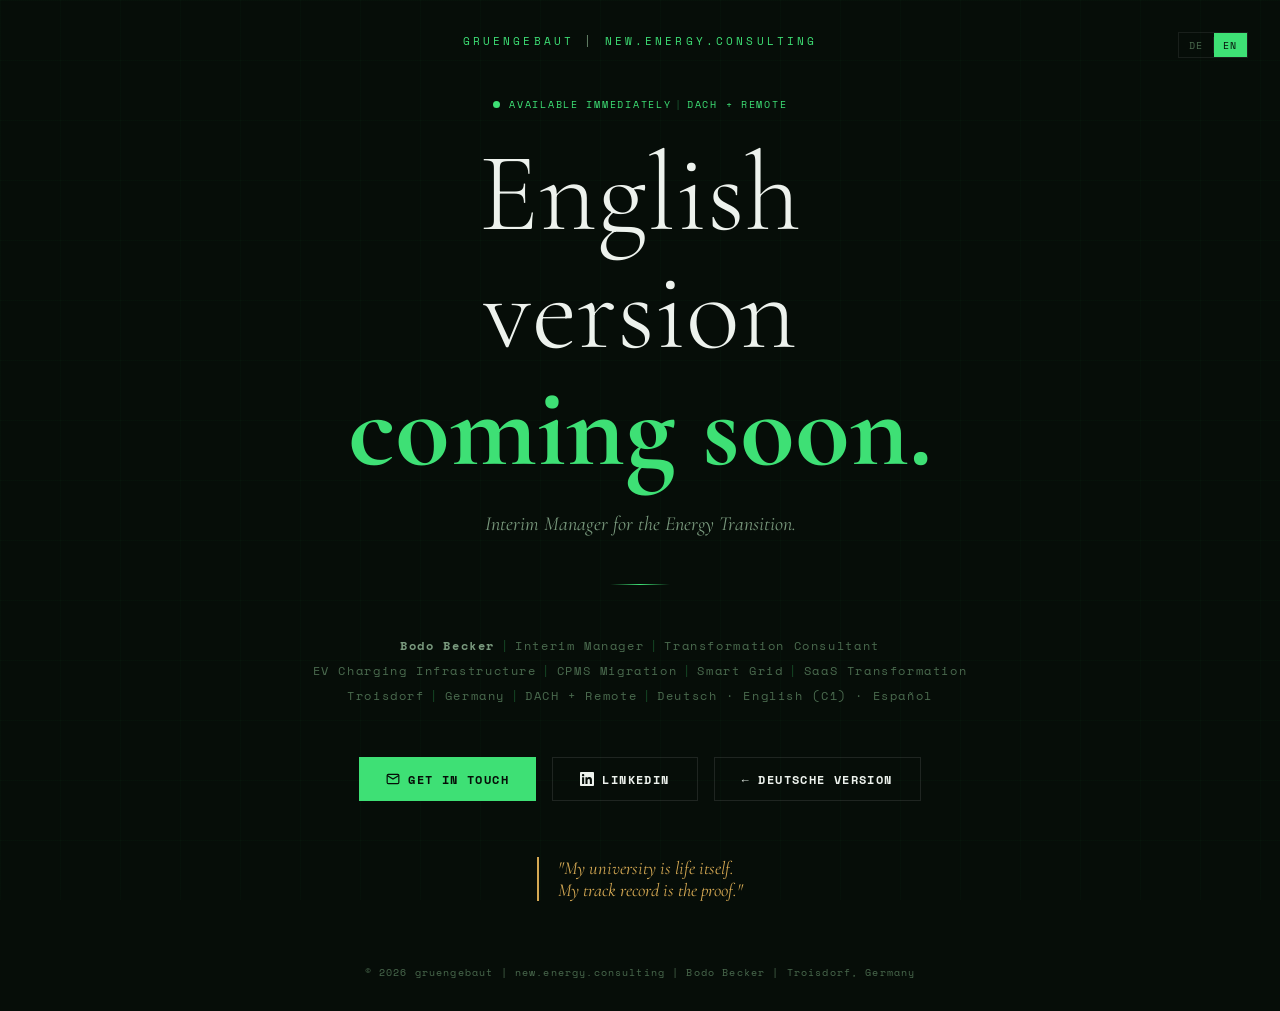
<file: en.html>
<!DOCTYPE html>
<html lang="en">
<head>
    <meta charset="UTF-8">
    <meta name="viewport" content="width=device-width, initial-scale=1.0">
    <title>gruengebaut | new.energy.consulting | Bodo Becker – Coming Soon</title>
    <meta name="description" content="Bodo Becker | Interim Manager & Transformation Consultant for the Energy Transition. English version coming soon.">
    <meta name="robots" content="noindex, follow">
    <link rel="canonical" href="https://gruengebaut.de/en.html">
    <link rel="stylesheet" href="fonts.css">
    <link rel="icon" href="favicon.svg" type="image/svg+xml">
    <meta property="og:title" content="gruengebaut | new.energy.consulting – Coming Soon (EN)">
    <meta property="og:description" content="English version coming soon. Interim Manager for Utilities, Smart Grids, EV Charging & Energy Transition.">

    <style>
        :root {
            --bg:     #060D08;
            --accent: #3EE075;
            --gold:   #D4A853;
            --text:   #EDF2ED;
            --muted:  #4A6A4E;
            --sec:    #7A9A7E;
            --fd:     'Cormorant Garamond', Georgia, serif;
            --fm:     'Space Mono', monospace;
        }
        *,*::before,*::after{box-sizing:border-box;margin:0;padding:0}
        body{font-family:var(--fm);background:var(--bg);color:var(--text);min-height:100vh;display:flex;flex-direction:column;align-items:center;justify-content:center;text-align:center;padding:2rem;position:relative;overflow:hidden}

        body::before{content:'';position:fixed;inset:0;background-image:linear-gradient(rgba(62,224,117,.025) 1px,transparent 1px),linear-gradient(90deg,rgba(62,224,117,.025) 1px,transparent 1px);background-size:60px 60px;pointer-events:none}

        @keyframes fadeUp{from{opacity:0;transform:translateY(18px)}to{opacity:1;transform:translateY(0)}}
        @keyframes pulseDot{0%,100%{box-shadow:0 0 0 0 rgba(62,224,117,.6)}50%{box-shadow:0 0 0 8px rgba(62,224,117,0)}}

        .lang-back{position:absolute;top:2rem;right:2rem;display:flex;align-items:center;border:1px solid rgba(255,255,255,.08);overflow:hidden;z-index:10}
        .lang-back a{font-size:.6rem;letter-spacing:.12em;padding:.3rem .6rem;text-decoration:none;color:var(--muted);transition:all .2s;text-transform:uppercase}
        .lang-back a.act{background:var(--accent);color:var(--bg)}
        .lang-back a:not(.act):hover{color:var(--accent)}
        .lang-sep{width:1px;height:16px;background:rgba(255,255,255,.08)}

        .logo{font-size:.7rem;letter-spacing:.28em;text-transform:uppercase;color:var(--accent);margin-bottom:3rem;opacity:0;animation:fadeUp .7s .1s forwards}
        .logo span{color:var(--sec)}

        .main-text{font-family:var(--fd);font-size:clamp(3rem,10vw,7rem);font-weight:300;line-height:1.05;margin-bottom:1.5rem;opacity:0;animation:fadeUp .8s .3s forwards}
        .main-text strong{font-weight:700;color:var(--accent)}

        .sub{font-family:var(--fd);font-size:clamp(.95rem,2vw,1.25rem);font-style:italic;color:var(--sec);margin-bottom:3rem;opacity:0;animation:fadeUp .8s .5s forwards}

        .divider{width:60px;height:1px;background:linear-gradient(90deg,transparent,var(--accent),transparent);margin:0 auto 3rem;opacity:0;animation:fadeUp .8s .65s forwards}

        .info{font-size:.72rem;letter-spacing:.14em;color:var(--muted);line-height:2.2;margin-bottom:3rem;opacity:0;animation:fadeUp .8s .8s forwards}
        .info strong{color:var(--sec)}
        .info .sep{color:rgba(62,224,117,.3);margin:0 .5em}

        .actions{display:flex;flex-wrap:wrap;gap:1rem;justify-content:center;margin-bottom:3.5rem;opacity:0;animation:fadeUp .8s .95s forwards}
        .btn{display:inline-flex;align-items:center;gap:.5rem;padding:.8rem 1.7rem;font-size:.72rem;font-weight:700;letter-spacing:.12em;text-transform:uppercase;text-decoration:none;cursor:pointer;border:none;transition:all .25s;font-family:var(--fm)}
        .btn-p{background:var(--accent);color:var(--bg)}.btn-p:hover{opacity:.85;transform:translateY(-2px)}
        .btn-s{background:transparent;color:var(--text);border:1px solid rgba(255,255,255,.1)}.btn-s:hover{border-color:var(--accent);color:var(--accent);transform:translateY(-2px)}

        .quote{font-family:var(--fd);font-size:clamp(.9rem,1.8vw,1.15rem);font-style:italic;color:var(--gold);border-left:2px solid var(--gold);padding-left:1.2rem;text-align:left;max-width:480px;opacity:0;animation:fadeUp .8s 1.1s forwards}

        .avail{display:inline-flex;align-items:center;gap:.6rem;margin-bottom:1.5rem;opacity:0;animation:fadeUp .7s .15s forwards}
        .dot{width:7px;height:7px;background:var(--accent);border-radius:50%;animation:pulseDot 2.2s infinite}
        .avail-t{font-size:.6rem;letter-spacing:.18em;text-transform:uppercase;color:var(--accent)}
        .avail-t .sep{color:rgba(62,224,117,.4);margin:0 .4em}

        footer-note{display:block;margin-top:4rem;font-size:.6rem;letter-spacing:.12em;color:var(--muted);opacity:0;animation:fadeUp .8s 1.25s forwards}
    </style>
</head>
<body>

    <div class="lang-back">
        <a href="index.html" hreflang="de">DE</a>
        <div class="lang-sep"></div>
        <a href="en.html" class="act" hreflang="en" aria-current="page">EN</a>
    </div>

    <p class="logo">gruengebaut <span>|</span> new.energy.consulting</p>

    <div class="avail">
        <div class="dot"></div>
        <span class="avail-t">Available immediately<span class="sep">|</span>DACH + Remote</span>
    </div>

    <h1 class="main-text">English<br>version<br><strong>coming soon.</strong></h1>

    <p class="sub">Interim Manager for the Energy Transition.</p>

    <div class="divider"></div>

    <div class="info">
        <strong>Bodo Becker</strong><span class="sep">|</span>Interim Manager<span class="sep">|</span>Transformation Consultant<br>
        EV Charging Infrastructure<span class="sep">|</span>CPMS Migration<span class="sep">|</span>Smart Grid<span class="sep">|</span>SaaS Transformation<br>
        Troisdorf<span class="sep">|</span>Germany<span class="sep">|</span>DACH + Remote<span class="sep">|</span>Deutsch · English (C1) · Español
    </div>

    <div class="actions">
        <a href="mailto:kontakt@gruengebaut.de?subject=Mandate%20Inquiry%20|%20gruengebaut" class="btn btn-p">
            <svg width="14" height="14" viewBox="0 0 24 24" fill="none" stroke="currentColor" stroke-width="2"><path d="M4 4h16c1.1 0 2 .9 2 2v12c0 1.1-.9 2-2 2H4c-1.1 0-2-.9-2-2V6c0-1.1.9-2 2-2z"/><polyline points="22,6 12,12 2,6"/></svg>
            Get in touch
        </a>
        <a href="https://www.linkedin.com/in/bodo-becker-climate-leader" target="_blank" rel="noopener noreferrer" class="btn btn-s">
            <svg width="14" height="14" viewBox="0 0 24 24" fill="currentColor"><path d="M20.447 20.452h-3.554v-5.569c0-1.328-.027-3.037-1.852-3.037-1.853 0-2.136 1.445-2.136 2.939v5.667H9.351V9h3.414v1.561h.046c.477-.9 1.637-1.85 3.37-1.85 3.601 0 4.267 2.37 4.267 5.455v6.286zM5.337 7.433c-1.144 0-2.063-.926-2.063-2.065 0-1.138.92-2.063 2.063-2.063 1.14 0 2.064.925 2.064 2.063 0 1.139-.925 2.065-2.064 2.065zm1.782 13.019H3.555V9h3.564v11.452zM22.225 0H1.771C.792 0 0 .774 0 1.729v20.542C0 23.227.792 24 1.771 24h20.451C23.2 24 24 23.227 24 22.271V1.729C24 .774 23.2 0 22.222 0h.003z"/></svg>
            LinkedIn
        </a>
        <a href="index.html" class="btn btn-s">
            ← Deutsche Version
        </a>
    </div>

    <blockquote class="quote">
        "My university is life itself.<br>My track record is the proof."
    </blockquote>

    <footer-note>© <script>document.write(new Date().getFullYear())</script> gruengebaut | new.energy.consulting | Bodo Becker | Troisdorf, Germany</footer-note>

</body>
</html>
</file>
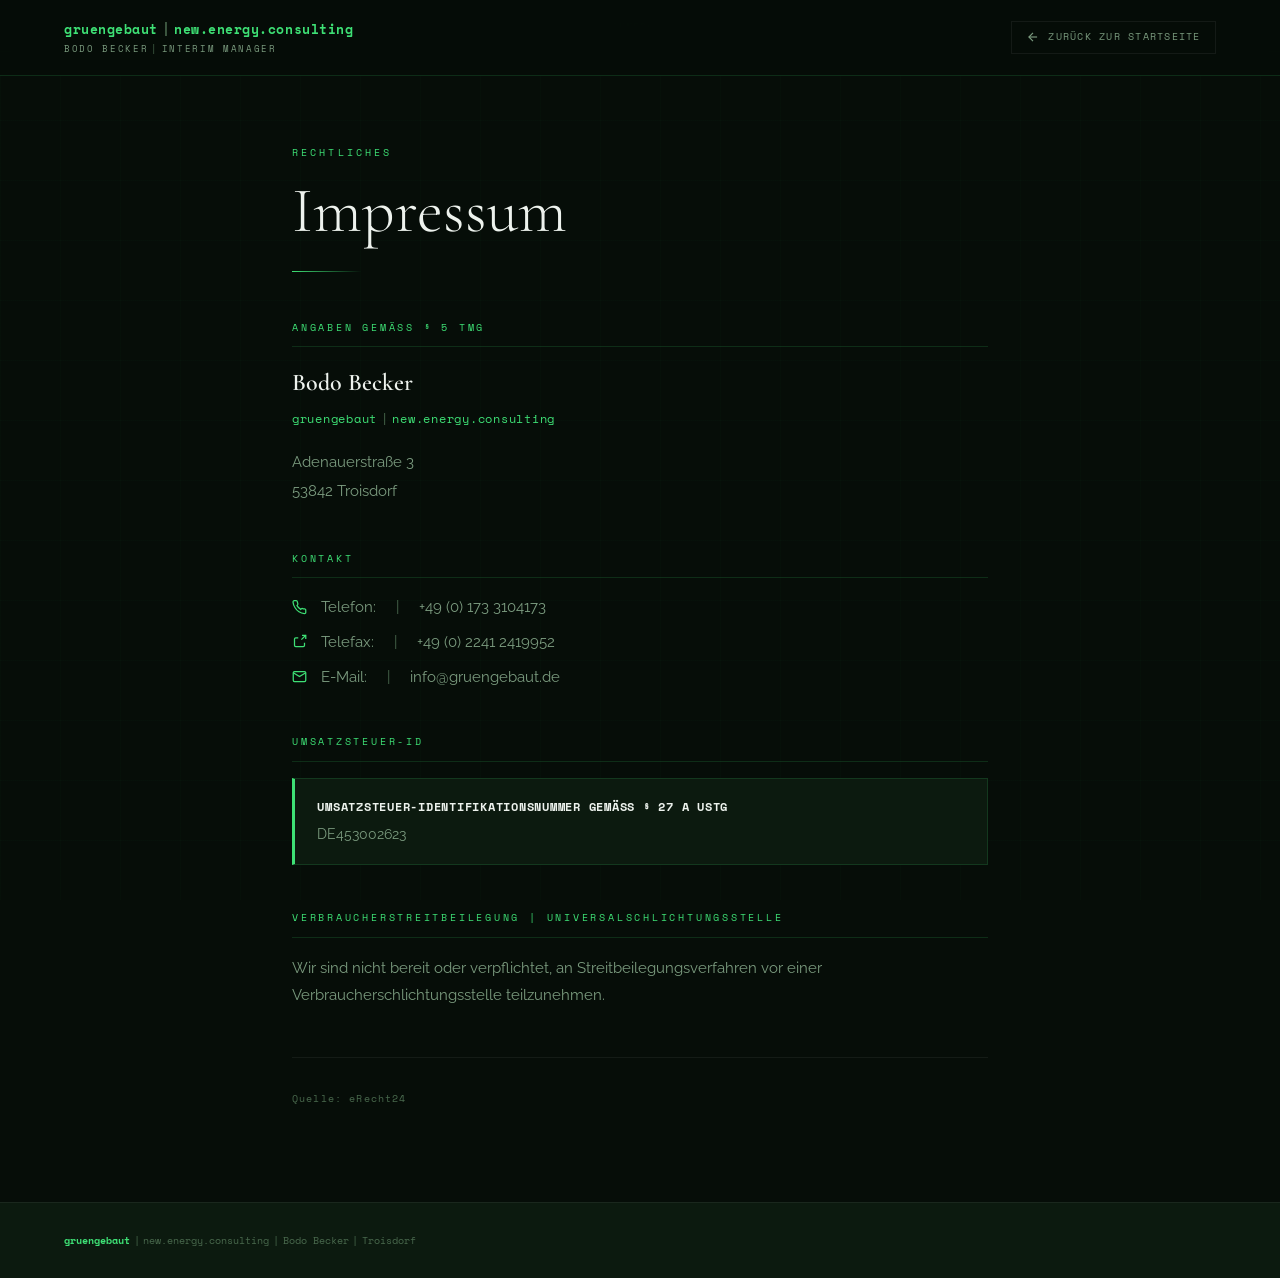
<file: impressum.html>
<!DOCTYPE html>
<html lang="de">
<head>
    <meta charset="UTF-8">
    <meta name="viewport" content="width=device-width, initial-scale=1.0">
    <title>Impressum | gruengebaut | new.energy.consulting</title>
    <meta name="robots" content="noindex, follow">
    <link rel="canonical" href="https://gruengebaut.de/impressum.html">
    <link rel="icon" href="favicon.svg" type="image/svg+xml">    <link rel="stylesheet" href="fonts.css">
    <style>
        :root {
            --bg:     #060D08;
            --card:   #0C1A0F;
            --accent: #3EE075;
            --gold:   #D4A853;
            --text:   #EDF2ED;
            --sec:    #7A9A7E;
            --muted:  #4A6A4E;
            --border: rgba(62,224,117,0.15);
            --bsub:   rgba(255,255,255,0.06);
            --fd:     'Cormorant Garamond', Georgia, serif;
            --fb:     'Raleway', sans-serif;
            --fm:     'Space Mono', monospace;
            --ease:   cubic-bezier(0.4,0,0.2,1);
        }
        *,*::before,*::after { box-sizing: border-box; margin: 0; padding: 0; }
        html { scroll-behavior: smooth; }
        body { font-family: var(--fb); background: var(--bg); color: var(--text); line-height: 1.7; overflow-x: hidden; min-height: 100vh; }
        body::before { content:''; position:fixed; inset:0; background-image: linear-gradient(rgba(62,224,117,.02) 1px,transparent 1px), linear-gradient(90deg,rgba(62,224,117,.02) 1px,transparent 1px); background-size:60px 60px; pointer-events:none; z-index:0; }

        /* NAV */
        nav { position:fixed; top:0; left:0; right:0; z-index:100; padding:1.1rem 4rem; display:flex; justify-content:space-between; align-items:center; background:rgba(6,13,8,.95); backdrop-filter:blur(12px); border-bottom:1px solid var(--border); }
        .nav-logo { text-decoration:none; display:flex; flex-direction:column; gap:.08rem; }
        .nav-logo-main { font-family:var(--fm); font-size:.82rem; font-weight:700; color:var(--accent); letter-spacing:.04em; }
        .nav-logo-main .sep { color:var(--muted); margin:0 .3em; }
        .nav-logo-sub { font-family:var(--fm); font-size:.58rem; color:var(--sec); letter-spacing:.18em; text-transform:uppercase; }
        .nav-logo-sub .sep { color:var(--muted); margin:0 .3em; }
        .nav-back { font-family:var(--fm); font-size:.65rem; letter-spacing:.12em; text-transform:uppercase; color:var(--sec); text-decoration:none; border:1px solid var(--bsub); padding:.4rem .9rem; transition:all .22s; display:flex; align-items:center; gap:.5rem; }
        .nav-back:hover { color:var(--accent); border-color:var(--accent); }

        /* MAIN */
        main { position:relative; z-index:1; max-width:760px; margin:0 auto; padding:9rem 2rem 6rem; }

        .page-eyebrow { font-family:var(--fm); font-size:.65rem; letter-spacing:.3em; text-transform:uppercase; color:var(--accent); margin-bottom:.9rem; }
        .page-title { font-family:var(--fd); font-size:clamp(2.4rem,5vw,4rem); font-weight:300; line-height:1.08; color:var(--text); margin-bottom:.5rem; }
        .page-title strong { font-weight:700; }
        .page-rule { width:70px; height:1px; background:linear-gradient(90deg,var(--accent),transparent); margin:1.6rem 0 3rem; }

        /* CONTENT BLOCKS */
        .imp-block { margin-bottom:2.8rem; }
        .imp-block:last-child { margin-bottom:0; }

        .imp-section {
            font-family: var(--fm);
            font-size: .62rem;
            letter-spacing: .28em;
            text-transform: uppercase;
            color: var(--accent);
            margin-bottom: 1rem;
            padding-bottom: .6rem;
            border-bottom: 1px solid var(--border);
        }

        .imp-name {
            font-family: var(--fd);
            font-size: 1.5rem;
            font-weight: 600;
            color: var(--text);
            margin-bottom: .25rem;
        }

        .imp-brand {
            font-family: var(--fm);
            font-size: .78rem;
            color: var(--accent);
            letter-spacing: .06em;
            margin-bottom: 1.2rem;
        }
        .imp-brand .sep { color: var(--muted); margin: 0 .3em; }

        .imp-addr {
            font-size: .95rem;
            color: var(--sec);
            line-height: 1.9;
        }

        .imp-contact-list { list-style: none; display: flex; flex-direction: column; gap: .6rem; margin-top: .5rem; }
        .imp-contact-list li { display:flex; align-items:center; gap:.9rem; font-size:.93rem; color:var(--sec); }
        .imp-contact-list li svg { width:15px; height:15px; color:var(--accent); flex-shrink:0; }
        .imp-contact-list a { color:var(--sec); text-decoration:none; transition:color .2s; }
        .imp-contact-list a:hover { color:var(--accent); }
        .imp-contact-list .sep { color:var(--muted); margin:0 .35em; }

        .imp-ust {
            background: var(--card);
            border: 1px solid var(--border);
            border-left: 3px solid var(--accent);
            padding: 1.1rem 1.4rem;
            font-size: .9rem;
            color: var(--sec);
        }
        .imp-ust strong { color: var(--text); font-weight: 600; display:block; margin-bottom:.3rem; font-size:.78rem; letter-spacing:.06em; font-family:var(--fm); text-transform:uppercase; }

        .imp-text { font-size: .93rem; color: var(--sec); line-height: 1.85; }
        .imp-text a { color: var(--accent); text-decoration: none; border-bottom: 1px solid rgba(62,224,117,.3); transition: border-color .2s; }
        .imp-text a:hover { border-color: var(--accent); }

        .imp-source {
            margin-top: 3rem;
            padding-top: 2rem;
            border-top: 1px solid var(--bsub);
            font-family: var(--fm);
            font-size: .6rem;
            color: var(--muted);
            letter-spacing: .12em;
        }
        .imp-source a { color: var(--muted); text-decoration: none; transition: color .2s; }
        .imp-source a:hover { color: var(--accent); }

        /* FOOTER */
        footer { position:relative; z-index:1; background:var(--card); border-top:1px solid var(--bsub); padding:1.8rem 4rem; display:flex; justify-content:space-between; align-items:center; flex-wrap:wrap; gap:1rem; }
        .footer-brand { font-family:var(--fm); font-size:.65rem; color:var(--muted); }
        .footer-brand strong { color:var(--accent); }
        .footer-brand .sep { color:var(--muted); margin:0 .35em; }
        .footer-links { display:flex; gap:1.8rem; }
        .footer-links a { font-family:var(--fm); font-size:.6rem; letter-spacing:.1em; text-transform:uppercase; color:var(--muted); text-decoration:none; transition:color .2s; }
        .footer-links a:hover { color:var(--accent); }

        @media(max-width:760px) {
            nav { padding:1rem 1.5rem; }
            main { padding:7rem 1.5rem 4rem; }
            footer { padding:1.5rem; flex-direction:column; text-align:center; }
        }
    </style>
</head>
<body>

<nav>
    <a href="index.html" class="nav-logo">
        <span class="nav-logo-main">gruengebaut<span class="sep">|</span>new.energy.consulting</span>
        <span class="nav-logo-sub">Bodo Becker<span class="sep">|</span>Interim Manager</span>
    </a>
    <a href="index.html" class="nav-back">
        <svg width="14" height="14" viewBox="0 0 24 24" fill="none" stroke="currentColor" stroke-width="2"><line x1="19" y1="12" x2="5" y2="12"/><polyline points="12 19 5 12 12 5"/></svg>
        Zurück zur Startseite
    </a>
</nav>

<main>
    <p class="page-eyebrow">Rechtliches</p>
    <h1 class="page-title">Impressum</h1>
    <div class="page-rule" aria-hidden="true"></div>

    <!-- Angaben -->
    <div class="imp-block">
        <div class="imp-section">Angaben gemäß § 5 TMG</div>
        <div class="imp-name">Bodo Becker</div>
        <div class="imp-brand">gruengebaut<span class="sep">|</span>new.energy.consulting</div>
        <div class="imp-addr">
            Adenauerstraße 3<br>
            53842 Troisdorf
        </div>
    </div>

    <!-- Kontakt -->
    <div class="imp-block">
        <div class="imp-section">Kontakt</div>
        <ul class="imp-contact-list">
            <li>
                <svg viewBox="0 0 24 24" fill="none" stroke="currentColor" stroke-width="2"><path d="M22 16.92v3a2 2 0 0 1-2.18 2 19.79 19.79 0 0 1-8.63-3.07A19.5 19.5 0 0 1 4.69 12a19.79 19.79 0 0 1-3.07-8.67A2 2 0 0 1 3.6 1.18h3a2 2 0 0 1 2 1.72c.127.96.361 1.903.7 2.81a2 2 0 0 1-.45 2.11L8 9a16 16 0 0 0 6 6l.86-.86a2 2 0 0 1 2.11-.45c.907.339 1.85.573 2.81.7A2 2 0 0 1 22 16.92z"/></svg>
                Telefon:<span class="sep">|</span><a href="tel:+4917331041730">+49 (0) 173 3104173</a>
            </li>
            <li>
                <svg viewBox="0 0 24 24" fill="none" stroke="currentColor" stroke-width="2"><polyline points="22 8 22 2 16 2"/><line x1="22" y1="2" x2="15" y2="9"/><path d="M20 14v4a2 2 0 0 1-2 2H6a2 2 0 0 1-2-2V8a2 2 0 0 1 2-2h4"/></svg>
                Telefax:<span class="sep">|</span>+49 (0) 2241 2419952
            </li>
            <li>
                <svg viewBox="0 0 24 24" fill="none" stroke="currentColor" stroke-width="2"><path d="M4 4h16c1.1 0 2 .9 2 2v12c0 1.1-.9 2-2 2H4c-1.1 0-2-.9-2-2V6c0-1.1.9-2 2-2z"/><polyline points="22,6 12,12 2,6"/></svg>
                E-Mail:<span class="sep">|</span><a href="mailto:info@gruengebaut.de">info@gruengebaut.de</a>
            </li>
        </ul>
    </div>

    <!-- USt-ID -->
    <div class="imp-block">
        <div class="imp-section">Umsatzsteuer-ID</div>
        <div class="imp-ust">
            <strong>Umsatzsteuer-Identifikationsnummer gemäß § 27 a UStG</strong>
            DE453002623
        </div>
    </div>

    <!-- Streitbeilegung -->
    <div class="imp-block">
        <div class="imp-section">Verbraucherstreitbeilegung | Universalschlichtungsstelle</div>
        <p class="imp-text">
            Wir sind nicht bereit oder verpflichtet, an Streitbeilegungsverfahren vor einer
            Verbraucherschlichtungsstelle teilzunehmen.
        </p>
    </div>

    <div class="imp-source">
        Quelle: <a href="https://www.e-recht24.de" target="_blank" rel="noopener noreferrer">eRecht24</a>
    </div>
</main>

<footer>
    <div class="footer-brand">
        <strong>gruengebaut</strong><span class="sep">|</span>new.energy.consulting<span class="sep">|</span>Bodo Becker<span class="sep">|</span>Troisdorf
    </div>
    <nav class="footer-links" aria-label="Footer">
        <a href="impressum.html" aria-current="page">Impressum</a>
        <a href="datenschutz.html">Datenschutz</a>
        <a href="index.html">Startseite</a>
    </nav>
</footer>

</body>
</html>
</file>
<file: fonts.css>
/* ================================================
   gruengebaut | new.energy.consulting
   Lokale Fonts – kein Google-Kontakt (DSGVO-konform)
   ================================================ */

/* Cormorant Garamond */
@font-face {
    font-family: 'Cormorant Garamond';
    src: url('cormorant-garamond-latin-300-normal.woff2') format('woff2');
    font-weight: 300; font-style: normal; font-display: swap;
}
@font-face {
    font-family: 'Cormorant Garamond';
    src: url('cormorant-garamond-latin-300-italic.woff2') format('woff2');
    font-weight: 300; font-style: italic; font-display: swap;
}
@font-face {
    font-family: 'Cormorant Garamond';
    src: url('cormorant-garamond-latin-400-normal.woff2') format('woff2');
    font-weight: 400; font-style: normal; font-display: swap;
}
@font-face {
    font-family: 'Cormorant Garamond';
    src: url('cormorant-garamond-latin-400-italic.woff2') format('woff2');
    font-weight: 400; font-style: italic; font-display: swap;
}
@font-face {
    font-family: 'Cormorant Garamond';
    src: url('cormorant-garamond-latin-600-normal.woff2') format('woff2');
    font-weight: 600; font-style: normal; font-display: swap;
}
@font-face {
    font-family: 'Cormorant Garamond';
    src: url('cormorant-garamond-latin-600-italic.woff2') format('woff2');
    font-weight: 600; font-style: italic; font-display: swap;
}
@font-face {
    font-family: 'Cormorant Garamond';
    src: url('cormorant-garamond-latin-700-normal.woff2') format('woff2');
    font-weight: 700; font-style: normal; font-display: swap;
}
@font-face {
    font-family: 'Cormorant Garamond';
    src: url('cormorant-garamond-latin-700-italic.woff2') format('woff2');
    font-weight: 700; font-style: italic; font-display: swap;
}

/* Raleway */
@font-face {
    font-family: 'Raleway';
    src: url('raleway-latin-300-normal.woff2') format('woff2');
    font-weight: 300; font-style: normal; font-display: swap;
}
@font-face {
    font-family: 'Raleway';
    src: url('raleway-latin-400-normal.woff2') format('woff2');
    font-weight: 400; font-style: normal; font-display: swap;
}
@font-face {
    font-family: 'Raleway';
    src: url('raleway-latin-500-normal.woff2') format('woff2');
    font-weight: 500; font-style: normal; font-display: swap;
}
@font-face {
    font-family: 'Raleway';
    src: url('raleway-latin-600-normal.woff2') format('woff2');
    font-weight: 600; font-style: normal; font-display: swap;
}

/* Space Mono */
@font-face {
    font-family: 'Space Mono';
    src: url('space-mono-latin-400-normal.woff2') format('woff2');
    font-weight: 400; font-style: normal; font-display: swap;
}
@font-face {
    font-family: 'Space Mono';
    src: url('space-mono-latin-700-normal.woff2') format('woff2');
    font-weight: 700; font-style: normal; font-display: swap;
}
</file>
